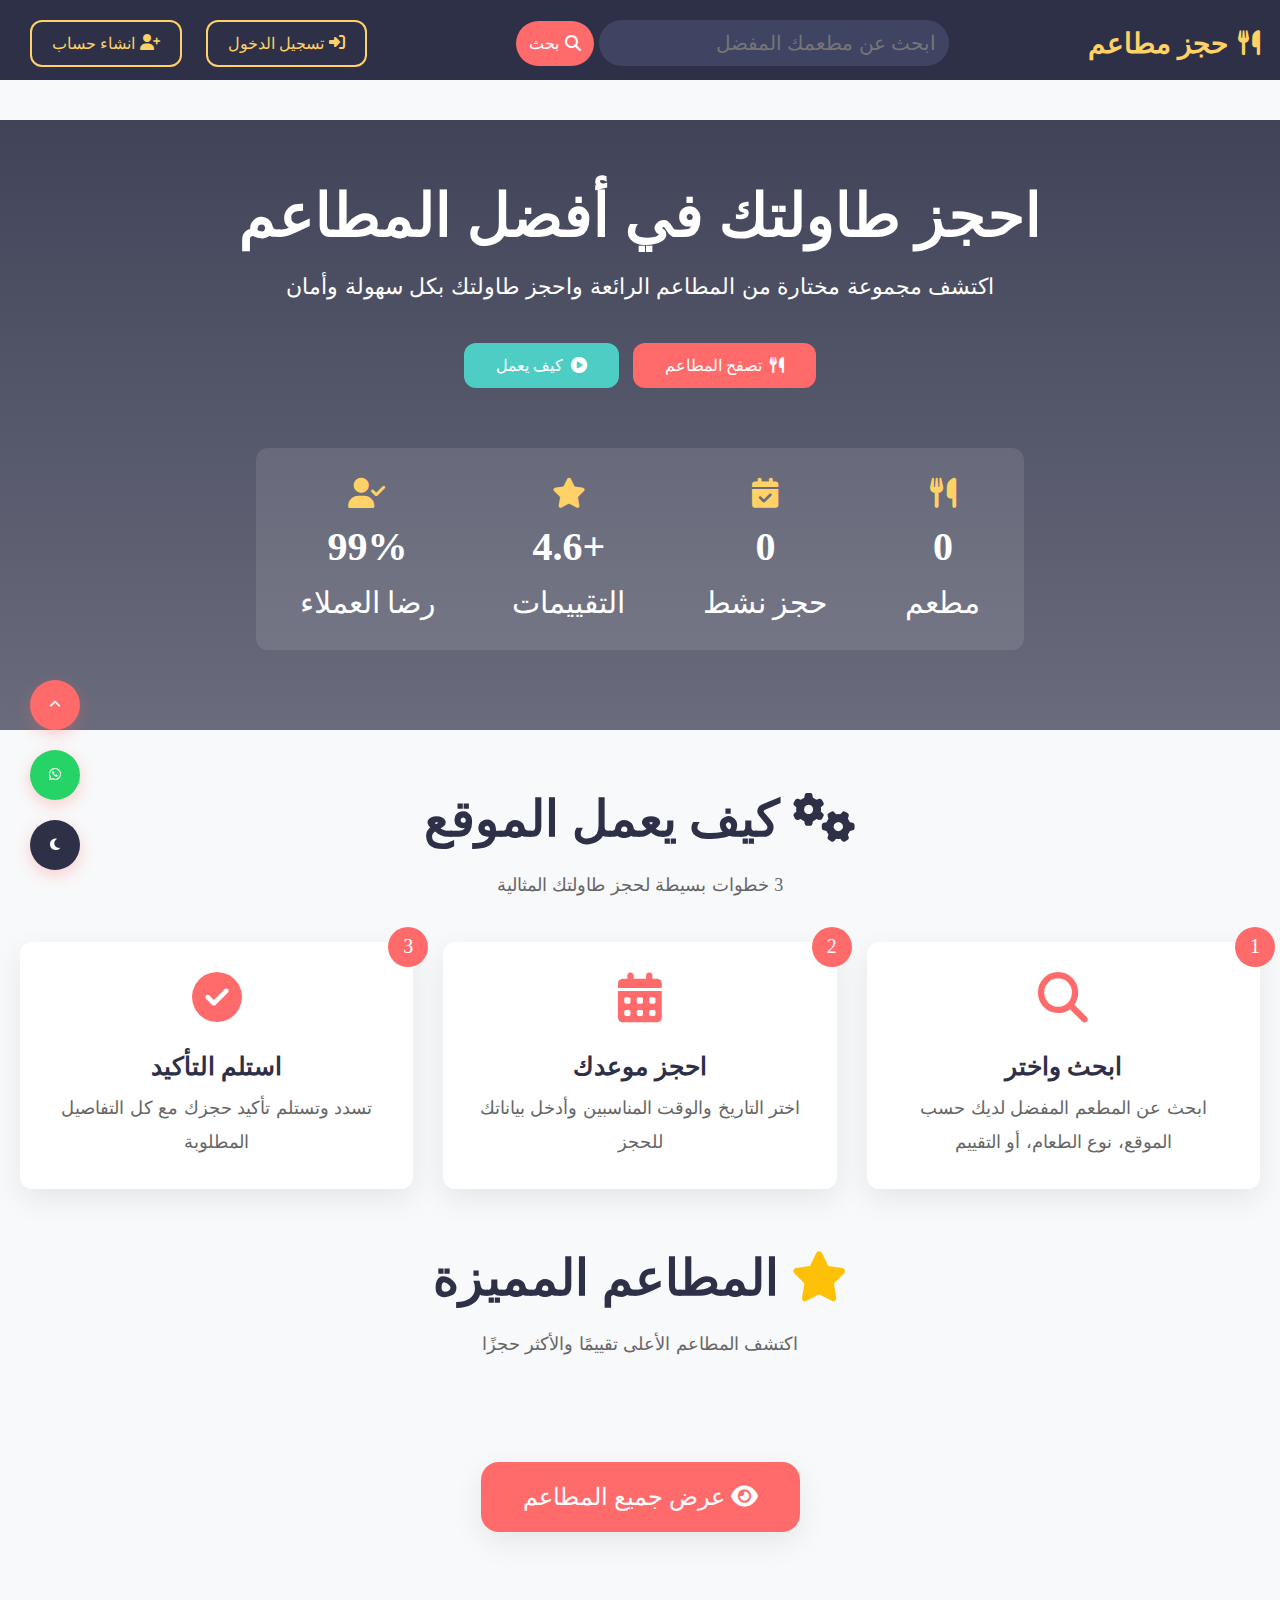
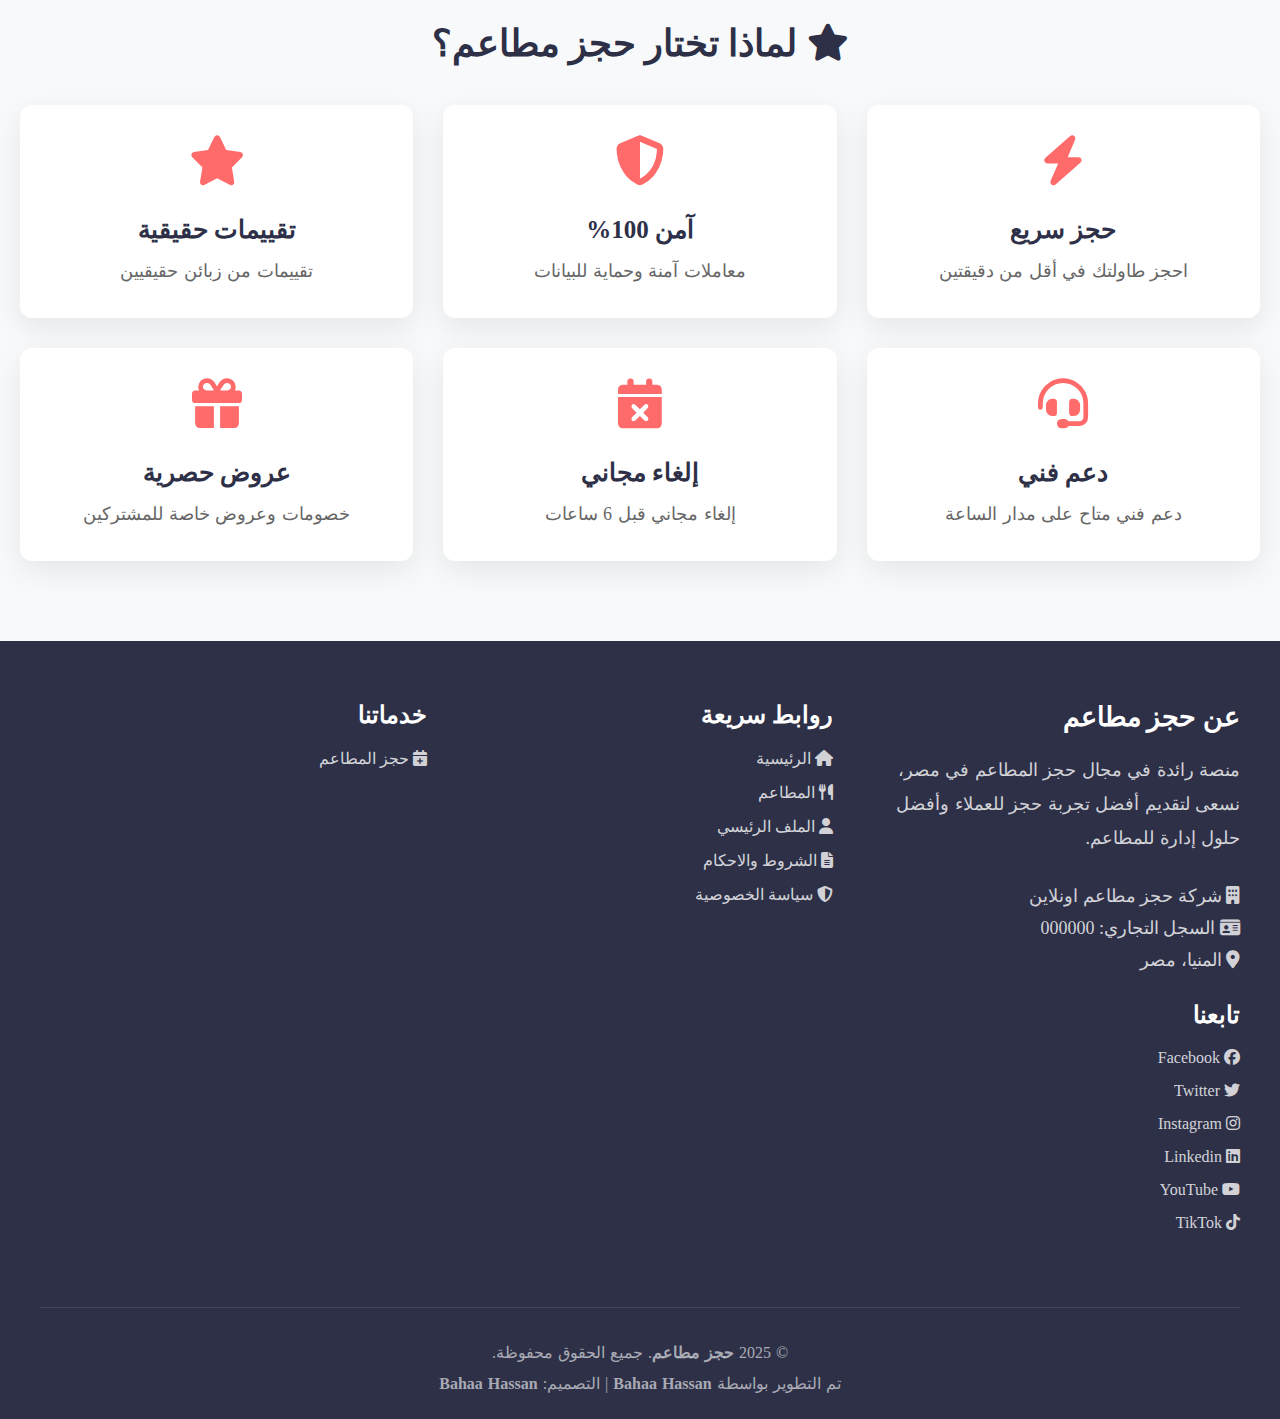
<file: index.html>
<!DOCTYPE html>
<html lang="en" dir="rtl">
<head>
    <meta charset="UTF-8">
    <meta name="viewport" content="width=device-width, initial-scale=1.0">
    <title>الصفحة الرئيسية</title>
    <link rel="stylesheet" href="CSS/style.css">
    <link rel="stylesheet" href="https://cdnjs.cloudflare.com/ajax/libs/font-awesome/6.4.0/css/all.min.css">
    <link rel="icon" href="images/favicon.ico" type="image/x-icon">
</head>
<body>
    <header >
        <div class="icon-bar">
            <i class="fas fa-bars"></i>
        </div>
        <nav class="nav">


            <div class="logo">
                <i class="fa-solid fa-utensils"></i>
                <h1>حجز مطاعم</h1>
            </div>

            <div class="search">
                <input  type="search" name="" id="search" placeholder="ابحث عن مطعمك المفضل">
                <button onclick="SearchHeader()">
                    <i class="fa-solid fa-search"></i>
                    <span>بحث</span>
                </button>
                <div class="search-restaurant">
                    <ul>
                    
                    </ul>
                </div>
            </div>

            <div class="nav-left">
                <div class="link-login">
                    <a href="HTML/page-login-and-creeat-account.html" class="login" >
                        <i class="fa-solid fa-right-to-bracket "></i>
                        <span>تسجيل الدخول</span>
                    </a>

                    <a href="HTML/page-login-and-creeat-account.html" class="create-account">
                        <i class="fa-solid fa-user-plus"></i>
                        <span>انشاء حساب</span>
                    </a>
                    
                </div>
                
            </div>

        </nav>
        <div class="after-login">
            <!-- <div class="user">
                <div class="name">
                    <a style="border: none;" href="./profil.html"><i class="fa-solid fa-circle-user"></i></a>
                    
                    <h4>Bahaa Hassan</h4> 
                </div>

                <i class="fa-solid fa-bell">
                    <div class="notifications">
                        <div class="head-notif">
                            <i class="fa-solid fa-bell"></i>
                            <span>الاشعارات</span>
                        </div>
                        <div class="body-notif">
                            <ul id="ul-notifications">
                                
                            </ul>
                        </div>
                    </div>
                </i>
            </div>  -->
        </div>
    </header>

    <section>
        <div class="hero">
            <h2>احجز طاولتك في أفضل المطاعم</h2>
            <p>اكتشف مجموعة مختارة من المطاعم الرائعة واحجز طاولتك بكل سهولة وأمان</p>

            <div class="two-button">
                <a href="HTML/Restaurants-Page.html" class="btn-primary">
                    <i class="fa-solid fa-utensils"></i>
                    <span>تصفح المطاعم</span>
                </a>
                <a href="#how-it-work" class="btn-secondary">
                    <i class="fas fa-play-circle"></i>
                    <span>كيف يعمل</span>
                </a>
            </div>

            <div class="information-website">

                <div class="inf-box">
                    <i class="fa-solid fa-utensils"></i>
                    <span id="count-restaurants">0</span>
                    <span class="text">مطعم</span>
                </div>
                
                <div class="inf-box">
                    <i class="fas fa-calendar-check"></i>
                    <span class="number" id="count-booking-Restaurants">0</span>
                    <span class="text">حجز نشط</span>
                </div>
                
                <div class="inf-box">
                    <i class="fas fa-star"></i>
                    <span class="number">+4.6</span>
                    <span class="text">التقييمات</span>
                </div>
                
                <div class="inf-box">
                    <i class="fas fa-user-check"></i>
                    <span class="number">99%</span>
                    <span class="text">رضا العملاء</span>
                </div>

            </div>
        </div>
    </section>
    
    <section>
        <div class="how-it-work" id="how-it-work">

            <div class="head">
                <h2>
                    <i class="fas fa-cogs"></i>
                    كيف يعمل الموقع
                </h2>
                <p>3 خطوات بسيطة لحجز طاولتك المثالية</p>
            </div>

            <div class="steps-all">

                <div class="step-card">
                    <span class="step-number">1</span>
                    <i class="fas fa-search step-icon"></i>
                    <h3>ابحث واختر</h3>
                    <p>ابحث عن المطعم المفضل لديك حسب الموقع، نوع الطعام، أو التقييم</p>
                </div>
    
                <div class="step-card">
                    <span class="step-number">2</span>
                    <i class="fas fa-calendar-alt step-icon"></i>
                    <h3>احجز موعدك</h3>
                    <p>اختر التاريخ والوقت المناسبين وأدخل بياناتك للحجز</p>
                </div>
    
                <div class="step-card">
                    <span class="step-number">3</span>
                    <i class="fas fa-check-circle step-icon"></i>
                    <h3>استلم التأكيد</h3>
                    <p>تسدد وتستلم تأكيد حجزك مع كل التفاصيل المطلوبة</p>
                </div>
                
            </div>

        </div>
        
    </section>


    <section>
        <div class="restaurant-section" id="restaurant-section">
            <div class="head">
                <h2>
                    <i class="fas fa-star"></i>
                    المطاعم المميزة
                </h2>
                <p>اكتشف المطاعم الأعلى تقييمًا والأكثر حجزًا</p>
            </div>

            <div class="restaurant-all">
                <!-- <div class="restaurant-box">
                    <img src="../images/freekeh.webp" alt="">

                    <div class="restaurant-desc">
                        <h3>فريكة - Freekeh</h3>

                        <div class="data">
                            <div class="map">
                                <i class="fas fa-map-marker-alt"></i>
                                <span>المنيا</span>
                            </div>

                            <div class="type">
                                <i class="fas fa-utensils"></i>
                                <span>سوري</span>
                            </div>

                            <div class="price">
                                <i class="fas fa-money-bill-wave"></i>
                                <span>مرتفعة</span>
                            </div>
                        </div>

                        <div class="rating">
                            <i class="fa-solid fa-star"></i>
                            <i class="fa-solid fa-star"></i>
                            <i class="fa-solid fa-star"></i>
                            <i class="fa-solid fa-star"></i>
                            <i class="fa-solid fa-star-half-stroke"></i>
                        </div>

                        <p>مطعم سوري راقٍ في المنيا، يقدم تجربة أصيلة لأطباق المزة والمشاوي الشهية محضرة باحترافية عالية مع أجواء دمشقية أصيلة.سرعة الخدمة , مقاعد مريحة , توصيل , مناسب للعائلات</p>

                        <div class="btns">
                            <a class="btn-details">
                                <i class="fas fa-info-circle"></i>
                                <span>التفاصيل</span>
                            </a>

                            <a class="btn-booking">
                                <i class="fas fa-calendar-plus"></i>
                                <span>احجز الان</span>
                            </a>
                        </div>
                    </div>
                </div>

            <div class="restaurant-box">
                    <img src="../images/freekeh.webp" alt="">

                    <div class="restaurant-desc">
                        <h3>فريكة - Freekeh</h3>

                        <div class="data">
                            <div class="map">
                                <i class="fas fa-map-marker-alt"></i>
                                <span>المنيا</span>
                            </div>

                            <div class="type">
                                <i class="fas fa-utensils"></i>
                                <span>سوري</span>
                            </div>

                            <div class="price">
                                <i class="fas fa-money-bill-wave"></i>
                                <span>مرتفعة</span>
                            </div>
                        </div>

                        <div class="rating">
                            <i class="fa-solid fa-star"></i>
                            <i class="fa-solid fa-star"></i>
                            <i class="fa-solid fa-star"></i>
                            <i class="fa-solid fa-star"></i>
                            <i class="fa-solid fa-star-half-stroke"></i>
                        </div>

                        <p>مطعم سوري راقٍ في المنيا، يقدم تجربة أصيلة لأطباق المزة والمشاوي الشهية محضرة باحترافية عالية مع أجواء دمشقية أصيلة.سرعة الخدمة , مقاعد مريحة , توصيل , مناسب للعائلات</p>

                        <div class="btns">
                            <a class="btn-details">
                                <i class="fas fa-info-circle"></i>
                                <span>التفاصيل</span>
                            </a>

                            <a class="btn-booking">
                                <i class="fas fa-calendar-plus"></i>
                                <span>احجز الان</span>
                            </a>
                        </div>
                    </div>
                </div>

                 <div class="restaurant-box">
                    <img src="../images/freekeh.webp" alt="">

                    <div class="restaurant-desc">
                        <h3>فريكة - Freekeh</h3>

                        <div class="data">
                            <div class="map">
                                <i class="fas fa-map-marker-alt"></i>
                                <span>المنيا</span>
                            </div>

                            <div class="type">
                                <i class="fas fa-utensils"></i>
                                <span>سوري</span>
                            </div>

                            <div class="price">
                                <i class="fas fa-money-bill-wave"></i>
                                <span>مرتفعة</span>
                            </div>
                        </div>

                        <div class="rating">
                            <i class="fa-solid fa-star"></i>
                            <i class="fa-solid fa-star"></i>
                            <i class="fa-solid fa-star"></i>
                            <i class="fa-solid fa-star"></i>
                            <i class="fa-solid fa-star-half-stroke"></i>
                        </div>

                        <p>مطعم سوري راقٍ في المنيا، يقدم تجربة أصيلة لأطباق المزة والمشاوي الشهية محضرة باحترافية عالية مع أجواء دمشقية أصيلة.سرعة الخدمة , مقاعد مريحة , توصيل , مناسب للعائلات</p>

                        <div class="btns">
                            <a class="btn-details">
                                <i class="fas fa-info-circle"></i>
                                <span>التفاصيل</span>
                            </a>

                            <a class="btn-booking">
                                <i class="fas fa-calendar-plus"></i>
                                <span>احجز الان</span>
                            </a>
                        </div>
                    </div>
                </div>

                 <div class="restaurant-box">
                    <img src="../images/freekeh.webp" alt="">

                    <div class="restaurant-desc">
                        <h3>فريكة - Freekeh</h3>

                        <div class="data">
                            <div class="map">
                                <i class="fas fa-map-marker-alt"></i>
                                <span>المنيا</span>
                            </div>

                            <div class="type">
                                <i class="fas fa-utensils"></i>
                                <span>سوري</span>
                            </div>

                            <div class="price">
                                <i class="fas fa-money-bill-wave"></i>
                                <span>مرتفعة</span>
                            </div>
                        </div>

                        <div class="rating">
                            <i class="fa-solid fa-star"></i>
                            <i class="fa-solid fa-star"></i>
                            <i class="fa-solid fa-star"></i>
                            <i class="fa-solid fa-star"></i>
                            <i class="fa-solid fa-star-half-stroke"></i>
                        </div>

                        <p>مطعم سوري راقٍ في المنيا، يقدم تجربة أصيلة لأطباق المزة والمشاوي الشهية محضرة باحترافية عالية مع أجواء دمشقية أصيلة.سرعة الخدمة , مقاعد مريحة , توصيل , مناسب للعائلات</p>

                        <div class="btns">
                            <a class="btn-details">
                                <i class="fas fa-info-circle"></i>
                                <span>التفاصيل</span>
                            </a>

                            <a class="btn-booking">
                                <i class="fas fa-calendar-plus"></i>
                                <span>احجز الان</span>
                            </a>
                        </div>
                    </div>
                </div>

                 <div class="restaurant-box">
                    <img src="../images/freekeh.webp" alt="">

                    <div class="restaurant-desc">
                        <h3>فريكة - Freekeh</h3>

                        <div class="data">
                            <div class="map">
                                <i class="fas fa-map-marker-alt"></i>
                                <span>المنيا</span>
                            </div>

                            <div class="type">
                                <i class="fas fa-utensils"></i>
                                <span>سوري</span>
                            </div>

                            <div class="price">
                                <i class="fas fa-money-bill-wave"></i>
                                <span>مرتفعة</span>
                            </div>
                        </div>

                        <div class="rating">
                            <i class="fa-solid fa-star"></i>
                            <i class="fa-solid fa-star"></i>
                            <i class="fa-solid fa-star"></i>
                            <i class="fa-solid fa-star"></i>
                            <i class="fa-solid fa-star-half-stroke"></i>
                        </div>

                        <p>مطعم سوري راقٍ في المنيا، يقدم تجربة أصيلة لأطباق المزة والمشاوي الشهية محضرة باحترافية عالية مع أجواء دمشقية أصيلة.سرعة الخدمة , مقاعد مريحة , توصيل , مناسب للعائلات</p>

                        <div class="btns">
                            <a class="btn-details">
                                <i class="fas fa-info-circle"></i>
                                <span>التفاصيل</span>
                            </a>

                            <a class="btn-booking">
                                <i class="fas fa-calendar-plus"></i>
                                <span>احجز الان</span>
                            </a>
                        </div>
                    </div>
                </div>

                 <div class="restaurant-box">
                    <img src="../images/../images/freekeh.webp" alt="">

                    <div class="restaurant-desc">
                        <h3>فريكة - Freekeh</h3>

                        <div class="data">
                            <div class="map">
                                <i class="fas fa-map-marker-alt"></i>
                                <span>المنيا</span>
                            </div>

                            <div class="type">
                                <i class="fas fa-utensils"></i>
                                <span>سوري</span>
                            </div>

                            <div class="price">
                                <i class="fas fa-money-bill-wave"></i>
                                <span>مرتفعة</span>
                            </div>
                        </div>

                        <div class="rating">
                            <i class="fa-solid fa-star"></i>
                            <i class="fa-solid fa-star"></i>
                            <i class="fa-solid fa-star"></i>
                            <i class="fa-solid fa-star"></i>
                            <i class="fa-solid fa-star-half-stroke"></i>
                        </div>

                        <p>مطعم سوري راقٍ في المنيا، يقدم تجربة أصيلة لأطباق المزة والمشاوي الشهية محضرة باحترافية عالية مع أجواء دمشقية أصيلة.سرعة الخدمة , مقاعد مريحة , توصيل , مناسب للعائلات</p>

                        <div class="btns">
                            <a class="btn-details">
                                <i class="fas fa-info-circle"></i>
                                <span>التفاصيل</span>
                            </a>

                            <a class="btn-booking">
                                <i class="fas fa-calendar-plus"></i>
                                <span>احجز الان</span>
                            </a>
                        </div>
                    </div>
                </div> -->


            </div>

            <div class="view-all-restaurant">
                <a href="HTML/Restaurants-Page.html" >
                    <i class="fas fa-eye"></i>
                    عرض جميع المطاعم
                </a>
            </div>
        </div>
    </section>

    <section>
        <div class="website-features">
            <div class="head">
                <h2>
                    <i class="fas fa-star"></i>
                    لماذا تختار حجز مطاعم؟
                </h2>
            </div>
            <div class="steps-all">

                <div class="step-card">
                    <i class="fas fa-bolt"></i>
                    <h3>حجز سريع</h3>
                    <p>احجز طاولتك في أقل من دقيقتين</p>
                </div>
                <div class="step-card">
                    <i class="fas fa-shield-alt"></i>
                    <h3>آمن 100%</h3>
                    <p>معاملات آمنة وحماية للبيانات</p>
                </div>
                <div class="step-card">
                    <i class="fas fa-star"></i>
                    <h3>تقييمات حقيقية</h3>
                    <p>تقييمات من زبائن حقيقيين</p>
                </div>
                <div class="step-card">
                    <i class="fas fa-headset"></i>
                    <h3>دعم فني</h3>
                    <p>دعم فني متاح على مدار الساعة</p>
                </div>
                <div class="step-card">
                    <i class="fas fa-calendar-times"></i>
                    <h3>إلغاء مجاني</h3>
                    <p>إلغاء مجاني قبل 6 ساعات</p>
                </div>
                <div class="step-card">
                    <i class="fas fa-gift"></i>
                    <h3>عروض حصرية</h3>
                    <p>خصومات وعروض خاصة للمشتركين</p>
                </div>
            </div>
        </div>
    </section>

    <footer>
        <div class="footer">
            <div class="about-site">
                <h2>عن حجز مطاعم</h2>
                <p>منصة رائدة في مجال حجز المطاعم في مصر، نسعى لتقديم أفضل تجربة حجز للعملاء وأفضل حلول إدارة للمطاعم.</p>
                <div>
                    <i class="fas fa-building"></i>
                    <span>شركة حجز مطاعم اونلاين</span>
                </div>

                <div>
                    <i class="fas fa-id-card"></i>
                    <span>السجل التجاري: 000000</span>
                </div>

                <div>
                    <i class="fas fa-map-marker-alt"></i>
                    <span>المنيا، مصر</span>
                </div>

            </div>

            <div class="links">
                <h2>روابط سريعة</h2>
                <ul>
                    <li>
                        <a href="index.html">
                            <i class="fas fa-home"></i>
                            <span>الرئيسية</span>
                        </a>
                    </li>
                    <li>
                        <a href="HTML/Restaurants-Page.html">
                            <i class="fas fa-utensils"></i>
                            <span>المطاعم</span>
                        </a>
                    </li>
                    <li>
                        <a href="#">
                            <i class="fas fa-user"></i>
                            <span>الملف الرئيسي</span>
                        </a>
                    </li>
                    <li>
                        <a href="#">
                            <i class="fas fa-file-alt"></i>
                            <span>الشروط والاحكام</span>
                        </a>
                    </li>
                    <li>
                        <a href="#">
                            <i class="fas fa-shield-alt"></i>
                            <span>سياسة الخصوصية</span>
                        </a>
                    </li>
                </ul>
            </div>

            <div class="services">
                <h2>خدماتنا</h2>
                <ul>
                    <li>
                        <a href="HTML/Restaurants-Page.html">
                            <i class="fas fa-calendar-plus"></i>
                            <span>حجز المطاعم</span>
                        </a>
                    </li>
                </ul>
            </div>

            <div class="follow-us">
                <h2>تابعنا</h2>
                <ul>
                    <li>
                        <a href="#">
                            <i class="fab fa-facebook"></i>
                            <span>Facebook</span>
                        </a>
                    </li>
                    <li>
                        <a href="#">
                            <i class="fab fa-twitter"></i>
                            <span>Twitter</span>
                        </a>
                    </li>
                    <li>
                        <a href="#">
                            <i class="fab fa-instagram"></i>
                            <span>Instagram</span>
                        </a>
                    </li>
                    <li>
                        <a href="#">
                            <i class="fab fa-linkedin"></i>
                            <span>Linkedin</span>
                        </a>
                    </li>
                    <li>
                        <a href="#">
                            <i class="fab fa-youtube"></i>
                            <span>YouTube</span>
                        </a>
                    </li>
                    <li>
                        <a href="#">
                            <i class="fab fa-tiktok"></i>
                            <span>TikTok</span>
                        </a>
                    </li>
                </ul>
            </div>
        </div>

        <div class="footer-end">
            <p>© 2025  <strong>حجز مطاعم</strong>. جميع الحقوق محفوظة.</p>
            <p>تم التطوير بواسطة <strong>Bahaa Hassan</strong>  | التصميم: <strong>Bahaa Hassan</strong></p>
        </div>
    </footer>

    <div class="floating-buttons">
        <button class="up"><i class="fa-solid fa-angle-up"></i></button>
        <button><i class="fa-brands fa-whatsapp"></i></button>
        <button class="mood" id="mood"><i class="fas fa-moon"></i></button>
        
    </div>

    <div id="transparent">
        <div id="alert">
            <span id="alert-msg">Lorem ipsum dolor sit amet consectetur adipisicing elit. Qui voluptate beatae iste! Repellendus necessitatibus ea rem explicabo! Laudantium quia quos iusto earum quas reiciendis, doloribus praesentium tempora, natus quasi ipsa.</span>
            <span id="close-alert">X</span>
        </div>
    </div>
    <script src="JS/main.js" ></script>
</body>
</html>
</file>
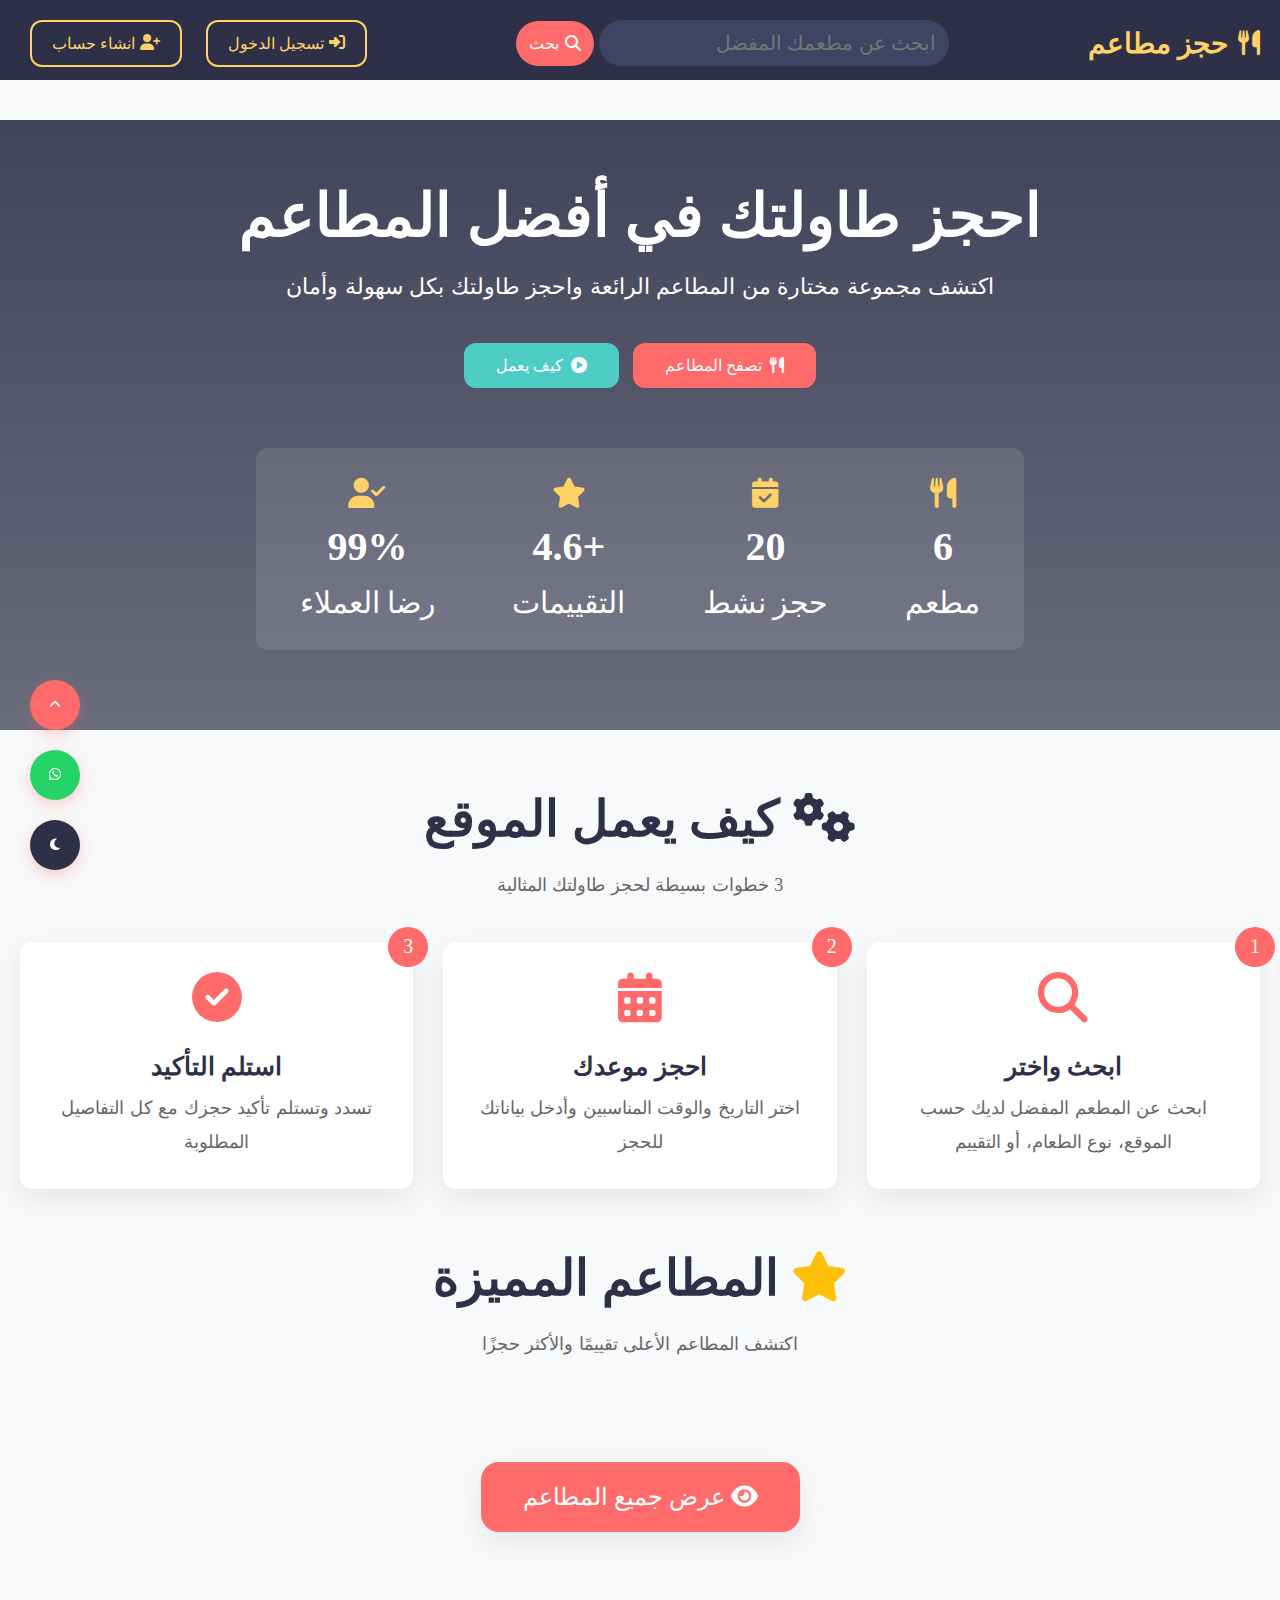
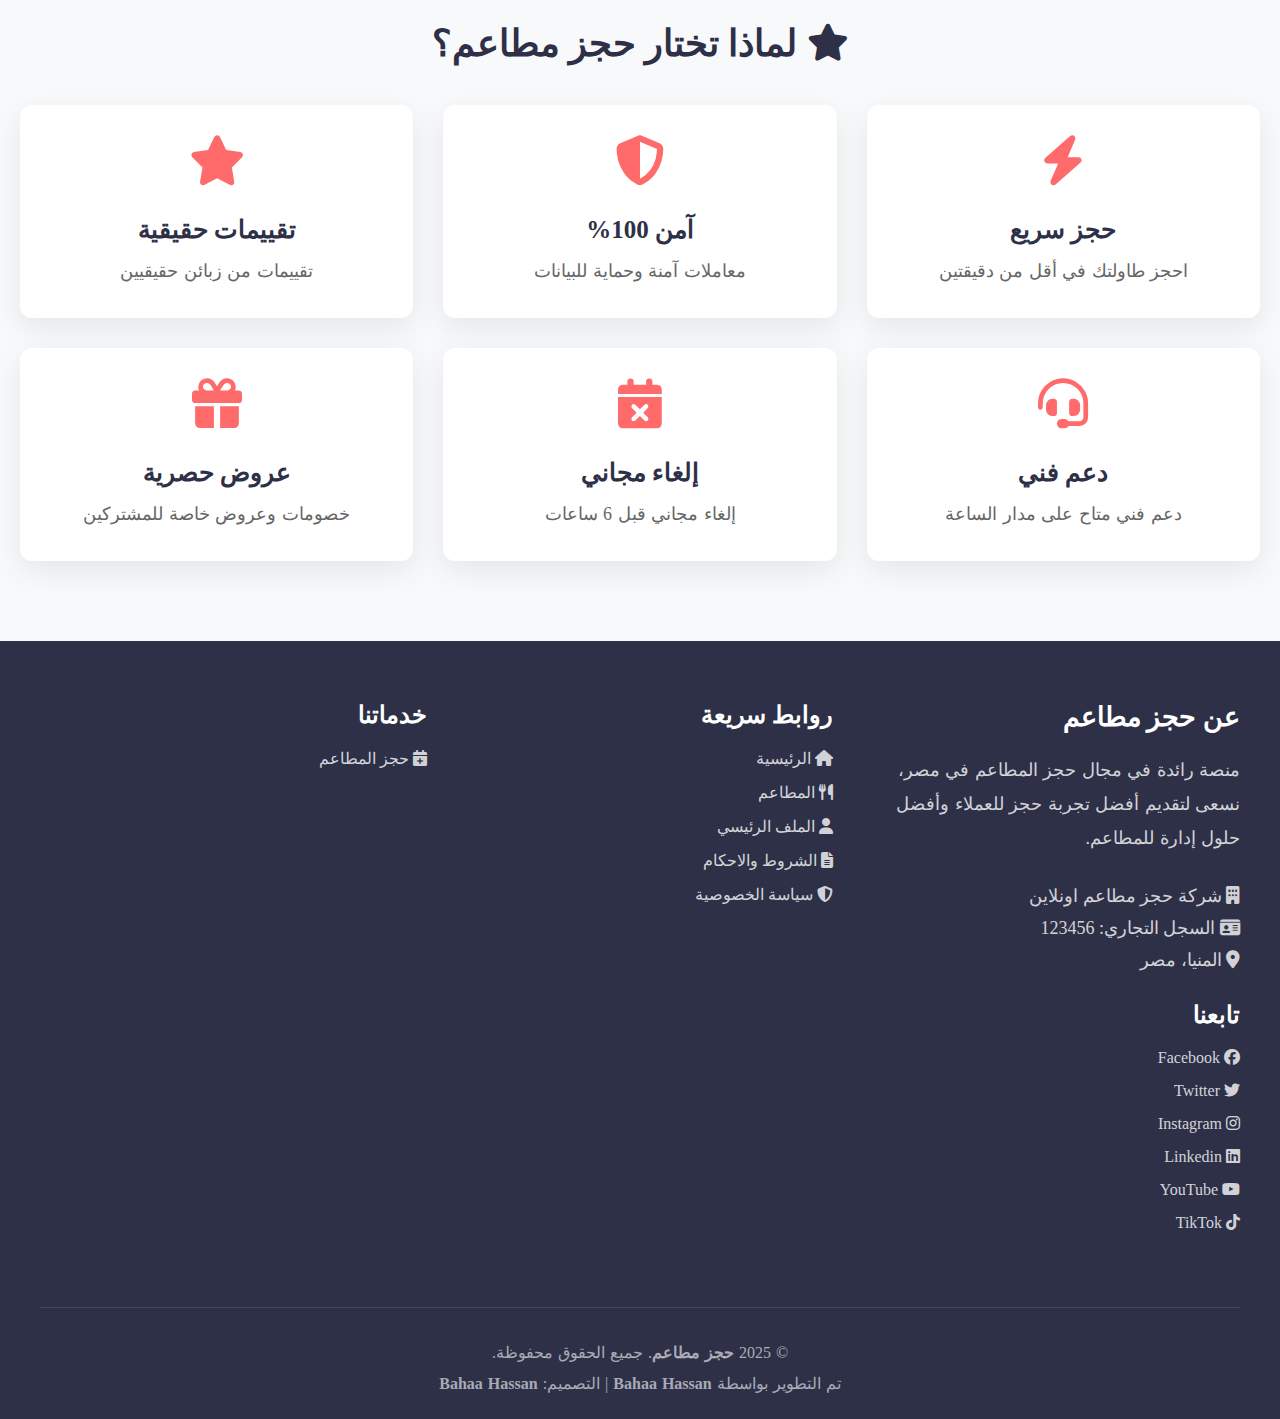
<file: HTML/index.html>
<!DOCTYPE html>
<html lang="en" dir="rtl">
<head>
    <meta charset="UTF-8">
    <meta name="viewport" content="width=device-width, initial-scale=1.0">
    <title>الصفحة الرئيسية</title>
    <link rel="stylesheet" href="../CSS/style.css">
    <link rel="stylesheet" href="https://cdnjs.cloudflare.com/ajax/libs/font-awesome/6.4.0/css/all.min.css">
    <link rel="icon" href="images/favicon.ico" type="image/x-icon">
</head>
<body>
    <header >
        <div class="icon-bar">
            <i class="fas fa-bars"></i>
        </div>
        <nav class="nav">


            <div class="logo">
                <i class="fa-solid fa-utensils"></i>
                <h1>حجز مطاعم</h1>
            </div>

            <div class="search">
                <input  type="search" name="" id="search" placeholder="ابحث عن مطعمك المفضل">
                <button onclick="SearchHeader()">
                    <i class="fa-solid fa-search"></i>
                    <span>بحث</span>
                </button>
                <div class="search-restaurant">
                    <ul>
                    
                    </ul>
                </div>
            </div>

            <div class="nav-left">
                <div class="link-login">
                    <a href="../HTML/page-login-and-creeat-account.html" class="login" >
                        <i class="fa-solid fa-right-to-bracket "></i>
                        <span>تسجيل الدخول</span>
                    </a>

                    <a href="../HTML/page-login-and-creeat-account.html" class="create-account">
                        <i class="fa-solid fa-user-plus"></i>
                        <span>انشاء حساب</span>
                    </a>
                    
                </div>
                
            </div>
            
        </nav>
        <div class="after-login">
            <!-- <div class="user">
                <div class="name">
                    <a style="border: none;" href="./profil.html"><i class="fa-solid fa-circle-user"></i></a>
                    
                    <h4>Bahaa Hassan</h4> 
                </div>

                <i class="fa-solid fa-bell"></i>
            </div> -->
        </div>
    </header>

    <section>
        <div class="hero">
            <h2>احجز طاولتك في أفضل المطاعم</h2>
            <p>اكتشف مجموعة مختارة من المطاعم الرائعة واحجز طاولتك بكل سهولة وأمان</p>

            <div class="two-button">
                <a href="../HTML/Restaurants-Page.html" class="btn-primary">
                    <i class="fa-solid fa-utensils"></i>
                    <span>تصفح المطاعم</span>
                </a>
                <a href="#how-it-work" class="btn-secondary">
                    <i class="fas fa-play-circle"></i>
                    <span>كيف يعمل</span>
                </a>
            </div>

            <div class="information-website">

                <div class="inf-box">
                    <i class="fa-solid fa-utensils"></i>
                    <span id="count-restaurants">6</span>
                    <span class="text">مطعم</span>
                </div>
                
                <div class="inf-box">
                    <i class="fas fa-calendar-check"></i>
                    <span class="number" id="count-booking-Restaurants">20</span>
                    <span class="text">حجز نشط</span>
                </div>
                
                <div class="inf-box">
                    <i class="fas fa-star"></i>
                    <span class="number">+4.6</span>
                    <span class="text">التقييمات</span>
                </div>
                
                <div class="inf-box">
                    <i class="fas fa-user-check"></i>
                    <span class="number">99%</span>
                    <span class="text">رضا العملاء</span>
                </div>

            </div>
        </div>
    </section>
    
    <section>
        <div class="how-it-work" id="how-it-work">

            <div class="head">
                <h2>
                    <i class="fas fa-cogs"></i>
                    كيف يعمل الموقع
                </h2>
                <p>3 خطوات بسيطة لحجز طاولتك المثالية</p>
            </div>

            <div class="steps-all">

                <div class="step-card">
                    <span class="step-number">1</span>
                    <i class="fas fa-search step-icon"></i>
                    <h3>ابحث واختر</h3>
                    <p>ابحث عن المطعم المفضل لديك حسب الموقع، نوع الطعام، أو التقييم</p>
                </div>
    
                <div class="step-card">
                    <span class="step-number">2</span>
                    <i class="fas fa-calendar-alt step-icon"></i>
                    <h3>احجز موعدك</h3>
                    <p>اختر التاريخ والوقت المناسبين وأدخل بياناتك للحجز</p>
                </div>
    
                <div class="step-card">
                    <span class="step-number">3</span>
                    <i class="fas fa-check-circle step-icon"></i>
                    <h3>استلم التأكيد</h3>
                    <p>تسدد وتستلم تأكيد حجزك مع كل التفاصيل المطلوبة</p>
                </div>
                
            </div>

        </div>
        
    </section>


    <section>
        <div class="restaurant-section" id="restaurant-section">
            <div class="head">
                <h2>
                    <i class="fas fa-star"></i>
                    المطاعم المميزة
                </h2>
                <p>اكتشف المطاعم الأعلى تقييمًا والأكثر حجزًا</p>
            </div>

            <div class="restaurant-all">
                <!-- <div class="restaurant-box">
                    <img src="../images/freekeh.webp" alt="">

                    <div class="restaurant-desc">
                        <h3>فريكة - Freekeh</h3>

                        <div class="data">
                            <div class="map">
                                <i class="fas fa-map-marker-alt"></i>
                                <span>المنيا</span>
                            </div>

                            <div class="type">
                                <i class="fas fa-utensils"></i>
                                <span>سوري</span>
                            </div>

                            <div class="price">
                                <i class="fas fa-money-bill-wave"></i>
                                <span>مرتفعة</span>
                            </div>
                        </div>

                        <div class="rating">
                            <i class="fa-solid fa-star"></i>
                            <i class="fa-solid fa-star"></i>
                            <i class="fa-solid fa-star"></i>
                            <i class="fa-solid fa-star"></i>
                            <i class="fa-solid fa-star-half-stroke"></i>
                        </div>

                        <p>مطعم سوري راقٍ في المنيا، يقدم تجربة أصيلة لأطباق المزة والمشاوي الشهية محضرة باحترافية عالية مع أجواء دمشقية أصيلة.سرعة الخدمة , مقاعد مريحة , توصيل , مناسب للعائلات</p>

                        <div class="btns">
                            <a class="btn-details">
                                <i class="fas fa-info-circle"></i>
                                <span>التفاصيل</span>
                            </a>

                            <a class="btn-booking">
                                <i class="fas fa-calendar-plus"></i>
                                <span>احجز الان</span>
                            </a>
                        </div>
                    </div>
                </div>

            <div class="restaurant-box">
                    <img src="../images/freekeh.webp" alt="">

                    <div class="restaurant-desc">
                        <h3>فريكة - Freekeh</h3>

                        <div class="data">
                            <div class="map">
                                <i class="fas fa-map-marker-alt"></i>
                                <span>المنيا</span>
                            </div>

                            <div class="type">
                                <i class="fas fa-utensils"></i>
                                <span>سوري</span>
                            </div>

                            <div class="price">
                                <i class="fas fa-money-bill-wave"></i>
                                <span>مرتفعة</span>
                            </div>
                        </div>

                        <div class="rating">
                            <i class="fa-solid fa-star"></i>
                            <i class="fa-solid fa-star"></i>
                            <i class="fa-solid fa-star"></i>
                            <i class="fa-solid fa-star"></i>
                            <i class="fa-solid fa-star-half-stroke"></i>
                        </div>

                        <p>مطعم سوري راقٍ في المنيا، يقدم تجربة أصيلة لأطباق المزة والمشاوي الشهية محضرة باحترافية عالية مع أجواء دمشقية أصيلة.سرعة الخدمة , مقاعد مريحة , توصيل , مناسب للعائلات</p>

                        <div class="btns">
                            <a class="btn-details">
                                <i class="fas fa-info-circle"></i>
                                <span>التفاصيل</span>
                            </a>

                            <a class="btn-booking">
                                <i class="fas fa-calendar-plus"></i>
                                <span>احجز الان</span>
                            </a>
                        </div>
                    </div>
                </div>

                 <div class="restaurant-box">
                    <img src="../images/freekeh.webp" alt="">

                    <div class="restaurant-desc">
                        <h3>فريكة - Freekeh</h3>

                        <div class="data">
                            <div class="map">
                                <i class="fas fa-map-marker-alt"></i>
                                <span>المنيا</span>
                            </div>

                            <div class="type">
                                <i class="fas fa-utensils"></i>
                                <span>سوري</span>
                            </div>

                            <div class="price">
                                <i class="fas fa-money-bill-wave"></i>
                                <span>مرتفعة</span>
                            </div>
                        </div>

                        <div class="rating">
                            <i class="fa-solid fa-star"></i>
                            <i class="fa-solid fa-star"></i>
                            <i class="fa-solid fa-star"></i>
                            <i class="fa-solid fa-star"></i>
                            <i class="fa-solid fa-star-half-stroke"></i>
                        </div>

                        <p>مطعم سوري راقٍ في المنيا، يقدم تجربة أصيلة لأطباق المزة والمشاوي الشهية محضرة باحترافية عالية مع أجواء دمشقية أصيلة.سرعة الخدمة , مقاعد مريحة , توصيل , مناسب للعائلات</p>

                        <div class="btns">
                            <a class="btn-details">
                                <i class="fas fa-info-circle"></i>
                                <span>التفاصيل</span>
                            </a>

                            <a class="btn-booking">
                                <i class="fas fa-calendar-plus"></i>
                                <span>احجز الان</span>
                            </a>
                        </div>
                    </div>
                </div>

                 <div class="restaurant-box">
                    <img src="../images/freekeh.webp" alt="">

                    <div class="restaurant-desc">
                        <h3>فريكة - Freekeh</h3>

                        <div class="data">
                            <div class="map">
                                <i class="fas fa-map-marker-alt"></i>
                                <span>المنيا</span>
                            </div>

                            <div class="type">
                                <i class="fas fa-utensils"></i>
                                <span>سوري</span>
                            </div>

                            <div class="price">
                                <i class="fas fa-money-bill-wave"></i>
                                <span>مرتفعة</span>
                            </div>
                        </div>

                        <div class="rating">
                            <i class="fa-solid fa-star"></i>
                            <i class="fa-solid fa-star"></i>
                            <i class="fa-solid fa-star"></i>
                            <i class="fa-solid fa-star"></i>
                            <i class="fa-solid fa-star-half-stroke"></i>
                        </div>

                        <p>مطعم سوري راقٍ في المنيا، يقدم تجربة أصيلة لأطباق المزة والمشاوي الشهية محضرة باحترافية عالية مع أجواء دمشقية أصيلة.سرعة الخدمة , مقاعد مريحة , توصيل , مناسب للعائلات</p>

                        <div class="btns">
                            <a class="btn-details">
                                <i class="fas fa-info-circle"></i>
                                <span>التفاصيل</span>
                            </a>

                            <a class="btn-booking">
                                <i class="fas fa-calendar-plus"></i>
                                <span>احجز الان</span>
                            </a>
                        </div>
                    </div>
                </div>

                 <div class="restaurant-box">
                    <img src="../images/freekeh.webp" alt="">

                    <div class="restaurant-desc">
                        <h3>فريكة - Freekeh</h3>

                        <div class="data">
                            <div class="map">
                                <i class="fas fa-map-marker-alt"></i>
                                <span>المنيا</span>
                            </div>

                            <div class="type">
                                <i class="fas fa-utensils"></i>
                                <span>سوري</span>
                            </div>

                            <div class="price">
                                <i class="fas fa-money-bill-wave"></i>
                                <span>مرتفعة</span>
                            </div>
                        </div>

                        <div class="rating">
                            <i class="fa-solid fa-star"></i>
                            <i class="fa-solid fa-star"></i>
                            <i class="fa-solid fa-star"></i>
                            <i class="fa-solid fa-star"></i>
                            <i class="fa-solid fa-star-half-stroke"></i>
                        </div>

                        <p>مطعم سوري راقٍ في المنيا، يقدم تجربة أصيلة لأطباق المزة والمشاوي الشهية محضرة باحترافية عالية مع أجواء دمشقية أصيلة.سرعة الخدمة , مقاعد مريحة , توصيل , مناسب للعائلات</p>

                        <div class="btns">
                            <a class="btn-details">
                                <i class="fas fa-info-circle"></i>
                                <span>التفاصيل</span>
                            </a>

                            <a class="btn-booking">
                                <i class="fas fa-calendar-plus"></i>
                                <span>احجز الان</span>
                            </a>
                        </div>
                    </div>
                </div>

                 <div class="restaurant-box">
                    <img src="../images/../images/freekeh.webp" alt="">

                    <div class="restaurant-desc">
                        <h3>فريكة - Freekeh</h3>

                        <div class="data">
                            <div class="map">
                                <i class="fas fa-map-marker-alt"></i>
                                <span>المنيا</span>
                            </div>

                            <div class="type">
                                <i class="fas fa-utensils"></i>
                                <span>سوري</span>
                            </div>

                            <div class="price">
                                <i class="fas fa-money-bill-wave"></i>
                                <span>مرتفعة</span>
                            </div>
                        </div>

                        <div class="rating">
                            <i class="fa-solid fa-star"></i>
                            <i class="fa-solid fa-star"></i>
                            <i class="fa-solid fa-star"></i>
                            <i class="fa-solid fa-star"></i>
                            <i class="fa-solid fa-star-half-stroke"></i>
                        </div>

                        <p>مطعم سوري راقٍ في المنيا، يقدم تجربة أصيلة لأطباق المزة والمشاوي الشهية محضرة باحترافية عالية مع أجواء دمشقية أصيلة.سرعة الخدمة , مقاعد مريحة , توصيل , مناسب للعائلات</p>

                        <div class="btns">
                            <a class="btn-details">
                                <i class="fas fa-info-circle"></i>
                                <span>التفاصيل</span>
                            </a>

                            <a class="btn-booking">
                                <i class="fas fa-calendar-plus"></i>
                                <span>احجز الان</span>
                            </a>
                        </div>
                    </div>
                </div> -->


            </div>

            <div class="view-all-restaurant">
                <a href="../HTML/Restaurants-Page.html" >
                    <i class="fas fa-eye"></i>
                    عرض جميع المطاعم
                </a>
            </div>
        </div>
    </section>

    <section>
        <div class="website-features">
            <div class="head">
                <h2>
                    <i class="fas fa-star"></i>
                    لماذا تختار حجز مطاعم؟
                </h2>
            </div>
            <div class="steps-all">

                <div class="step-card">
                    <i class="fas fa-bolt"></i>
                    <h3>حجز سريع</h3>
                    <p>احجز طاولتك في أقل من دقيقتين</p>
                </div>
                <div class="step-card">
                    <i class="fas fa-shield-alt"></i>
                    <h3>آمن 100%</h3>
                    <p>معاملات آمنة وحماية للبيانات</p>
                </div>
                <div class="step-card">
                    <i class="fas fa-star"></i>
                    <h3>تقييمات حقيقية</h3>
                    <p>تقييمات من زبائن حقيقيين</p>
                </div>
                <div class="step-card">
                    <i class="fas fa-headset"></i>
                    <h3>دعم فني</h3>
                    <p>دعم فني متاح على مدار الساعة</p>
                </div>
                <div class="step-card">
                    <i class="fas fa-calendar-times"></i>
                    <h3>إلغاء مجاني</h3>
                    <p>إلغاء مجاني قبل 6 ساعات</p>
                </div>
                <div class="step-card">
                    <i class="fas fa-gift"></i>
                    <h3>عروض حصرية</h3>
                    <p>خصومات وعروض خاصة للمشتركين</p>
                </div>
            </div>
        </div>
    </section>

    <footer>
        <div class="footer">
            <div class="about-site">
                <h2>عن حجز مطاعم</h2>
                <p>منصة رائدة في مجال حجز المطاعم في مصر، نسعى لتقديم أفضل تجربة حجز للعملاء وأفضل حلول إدارة للمطاعم.</p>
                <div>
                    <i class="fas fa-building"></i>
                    <span>شركة حجز مطاعم اونلاين</span>
                </div>

                <div>
                    <i class="fas fa-id-card"></i>
                    <span>السجل التجاري: 123456</span>
                </div>

                <div>
                    <i class="fas fa-map-marker-alt"></i>
                    <span>المنيا، مصر</span>
                </div>

            </div>

            <div class="links">
                <h2>روابط سريعة</h2>
                <ul>
                    <li>
                        <a href="../HTML/index.html">
                            <i class="fas fa-home"></i>
                            <span>الرئيسية</span>
                        </a>
                    </li>
                    <li>
                        <a href="../HTML/Restaurants-Page.html">
                            <i class="fas fa-utensils"></i>
                            <span>المطاعم</span>
                        </a>
                    </li>
                    <li>
                        <a href="#">
                            <i class="fas fa-user"></i>
                            <span>الملف الرئيسي</span>
                        </a>
                    </li>
                    <li>
                        <a href="#">
                            <i class="fas fa-file-alt"></i>
                            <span>الشروط والاحكام</span>
                        </a>
                    </li>
                    <li>
                        <a href="#">
                            <i class="fas fa-shield-alt"></i>
                            <span>سياسة الخصوصية</span>
                        </a>
                    </li>
                </ul>
            </div>

            <div class="services">
                <h2>خدماتنا</h2>
                <ul>
                    <li>
                        <a href="../HTML/Restaurants-Page.html">
                            <i class="fas fa-calendar-plus"></i>
                            <span>حجز المطاعم</span>
                        </a>
                    </li>
                </ul>
            </div>

            <div class="follow-us">
                <h2>تابعنا</h2>
                <ul>
                    <li>
                        <a href="">
                            <i class="fab fa-facebook"></i>
                            <span>Facebook</span>
                        </a>
                    </li>
                    <li>
                        <a href="">
                            <i class="fab fa-twitter"></i>
                            <span>Twitter</span>
                        </a>
                    </li>
                    <li>
                        <a href="">
                            <i class="fab fa-instagram"></i>
                            <span>Instagram</span>
                        </a>
                    </li>
                    <li>
                        <a href="">
                            <i class="fab fa-linkedin"></i>
                            <span>Linkedin</span>
                        </a>
                    </li>
                    <li>
                        <a href="">
                            <i class="fab fa-youtube"></i>
                            <span>YouTube</span>
                        </a>
                    </li>
                    <li>
                        <a href="">
                            <i class="fab fa-tiktok"></i>
                            <span>TikTok</span>
                        </a>
                    </li>
                </ul>
            </div>
        </div>

        <div class="footer-end">
            <p>© 2025  <strong>حجز مطاعم</strong>. جميع الحقوق محفوظة.</p>
            <p>تم التطوير بواسطة <strong>Bahaa Hassan</strong>  | التصميم: <strong>Bahaa Hassan</strong></p>
        </div>
    </footer>

    <div class="floating-buttons">
        <button class="up"><i class="fa-solid fa-angle-up"></i></button>
        <button><i class="fa-brands fa-whatsapp"></i></button>
        <button class="mood" id="mood"><i class="fas fa-moon"></i></button>
        
    </div>

    <div id="transparent">
        <div id="alert">
            <span id="alert-msg">Lorem ipsum dolor sit amet consectetur adipisicing elit. Qui voluptate beatae iste! Repellendus necessitatibus ea rem explicabo! Laudantium quia quos iusto earum quas reiciendis, doloribus praesentium tempora, natus quasi ipsa.</span>
            <span id="close-alert">X</span>
        </div>
    </div>
    <script src="../JS/main.js" ></script>
</body>
</html>
</file>
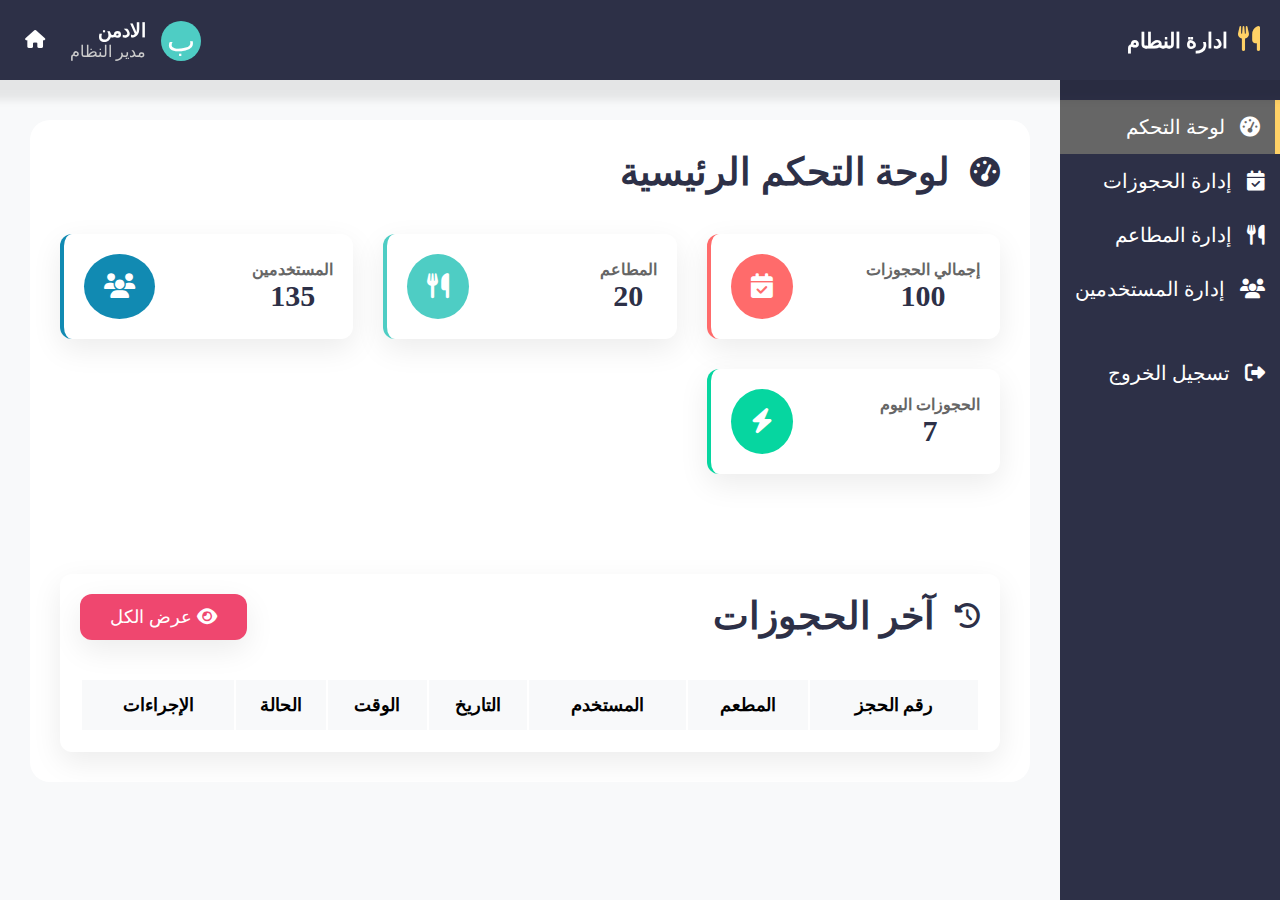
<file: HTML/dashbord.html>
<!DOCTYPE html>
<html lang="en" dir="rtl">
<head>
    <meta charset="UTF-8">
    <meta name="viewport" content="width=device-width, initial-scale=1.0">
    <title>صفحة الادمن</title>
    <link rel="stylesheet" href="../CSS/dashbord.css">
    <link rel="stylesheet" href="https://cdnjs.cloudflare.com/ajax/libs/font-awesome/6.4.0/css/all.min.css">
    <link rel="icon" href="images/favicon.ico" type="image/x-icon">
</head>
<body>
    <header>
        <div class="icon-bar">
            <i class="fas fa-bars"></i>
        </div>
        <nav>

            <div class="logo">
                <i class="fa-solid fa-utensils"></i>
                <h2>ادارة النطام</h2>
            </div>

            <div class="nav-left">

                <div class="avatar">ب</div>

                <div class="admin">
                    <h3>الادمن</h3>
                    <p>مدير النظام</p>
                </div>

                <a href="../HTML/Home-Page.html">
                    <i class="fas fa-home"></i>
                </a>


            </div>


        </nav>
    </header>


    <section>

        <div class="sidebar">
            <ul>
                <li class="active" data-target="control-panel">
                    <i class="fas fa-tachometer-alt"></i>
                    <span>لوحة التحكم</span>
                </li>
                <li data-target="bookings">
                    <i class="fas fa-calendar-check"></i>
                    <span>إدارة الحجوزات</span>
                </li>
                <li data-target="restaurants">
                    <i class="fas fa-utensils"></i>
                    <span>إدارة المطاعم</span>
                </li>
                <li data-target="users">
                    <i class="fas fa-users"></i>
                    <span>إدارة المستخدمين</span>
                </li>
                <li class="logout">
                    <i class="fas fa-sign-out-alt"></i>
                    <span>تسجيل الخروج</span>
                </li>
            </ul>

        </div>
        <div class="content">
            <div id="control-panel " class="control-panel content-section" style="display: block;">
                <div class="head">
                    <i class="fas fa-tachometer-alt"></i>
                    <h2>لوحة التحكم الرئيسية</h2>
                </div>

                <div class="cards">
                    <div class="box">
                        <div class="text">
                            <h4>إجمالي الحجوزات</h4>
                            <span id="count-booking">100</span>
                        </div>
                        <i class="fas fa-calendar-check"></i>
                    </div>
    
                    <div class="box">
                        <div class="text">
                            <h4>المطاعم</h4>
                            <span id="count-restaurants">20</span>
                        </div>
                        <i class="fas fa-utensils"></i>
                    </div>
    
                    <div class="box">
                        <div class="text">
                            <h4>المستخدمين</h4>
                            <span id="count-users">135</span>
                        </div>
                        <i class="fas fa-users"></i>
                    </div>
    
                    <div class="box">
                        <div class="text">
                            <h4>الحجوزات اليوم</h4>
                            <span id="count-booking-day">7</span>
                        </div>
                        <i class="fas fa-bolt"></i>
                    </div>
    
                </div>
            

            <div class="card-booking">

                <div class="section-header">
                    <div class="text">
                        <i class="fas fa-history"></i>
                        <h2>آخر الحجوزات</h2>
                    </div>
                    <button>
                        <i class="fas fa-eye"></i>
                        <span>عرض الكل</span>
                    </button>
                </div>

                <table>
                    <thead>
                        <tr>
                            <th>رقم الحجز</th>
                            <th>المطعم</th>
                            <th>المستخدم</th>
                            <th>التاريخ</th>
                            <th>الوقت</th>
                            <th>الحالة</th>
                            <th>الإجراءات</th>
                        </tr>
                    </thead>
                    <tbody id="show-bookings-control">
                        <!-- <tr>
                            <td>#1425</td>
                            <td>مطعم فريكة</td>
                            <td>أحمد محمد</td>
                            <td>2025-01-15</td>
                            <td>1:30</td>
                            <td class="status-yellow">قيد الانتظار</td>
                            <td>
                                <i class="fas fa-check"></i>
                                <i class="fas fa-times"></i>
                            </td>
                        </tr>
                        <tr>
                            <td>#1425</td>
                            <td>مطعم فريكة</td>
                            <td>أحمد محمد</td>
                            <td>2025-01-15</td>
                            <td>1:30</td>
                            <td class="status-green">مؤكد</td>
                            <td>
                                <i class="fas fa-eye"></i>
                            </td>
                        </tr>
                        <tr>
                            <td>#1425</td>
                            <td>مطعم فريكة</td>
                            <td>أحمد محمد</td>
                            <td>2025-01-15</td>
                            <td>1:30</td>
                            <td class="status-red">ملغى</td>
                            <td>
                                <i class="fas fa-eye"></i>
                            </td>
                        </tr> -->
                    </tbody>
                </table>

            </div>
            </div>

            <div id="bookings" class="bookings">
                <div class="section-header">
                    <div class="text">
                        <i class="fas fa-history"></i>
                        <h2>آخر الحجوزات</h2>
                    </div>
                    <button>
                        <i class="fas fa-filter"></i>
                        <span>تصفية</span>
                    </button>
                </div>

                <table>
                    <thead>
                        <tr>
                            <th>رقم الحجز</th>
                            <th>المطعم</th>
                            <th>المستخدم</th>
                            <th>التاريخ</th>
                            <th>الوقت</th>
                            <th>الحالة</th>
                            <th>الإجراءات</th>
                        </tr>
                    </thead>
                    <tbody id="show-bookings">
                        <!-- <tr>
                            <td>#1425</td>
                            <td>مطعم فريكة</td>
                            <td>أحمد محمد</td>
                            <td>2025-01-15</td>
                            <td>1:30</td>
                            <td class="status-yellow">قيد الانتظار</td>
                            <td>
                                <i class="fas fa-check"></i>
                                <i class="fas fa-times"></i>
                            </td>
                        </tr>
                        <tr>
                            <td>#1425</td>
                            <td>مطعم فريكة</td>
                            <td>أحمد محمد</td>
                            <td>2025-01-15</td>
                            <td>1:30</td>
                            <td class="status-green">مؤكد</td>
                            <td>
                                <i class="fas fa-eye"></i>
                            </td>
                        </tr>
                        <tr>
                            <td>#1425</td>
                            <td>مطعم فريكة</td>
                            <td>أحمد محمد</td>
                            <td>2025-01-15</td>
                            <td>1:30</td>
                            <td class="status-red">ملغى</td>
                            <td>
                                <i class="fas fa-eye"></i>
                            </td>
                        </tr>
                        <tr>
                            <td>#1425</td>
                            <td>مطعم فريكة</td>
                            <td>أحمد محمد</td>
                            <td>2025-01-15</td>
                            <td>1:30</td>
                            <td class="status-red">ملغى</td>
                            <td>
                                <i class="fas fa-eye"></i>
                            </td>
                        </tr>
                        <tr>
                            <td>#1425</td>
                            <td>مطعم فريكة</td>
                            <td>أحمد محمد</td>
                            <td>2025-01-15</td>
                            <td>1:30</td>
                            <td class="status-green">مؤكد</td>
                            <td>
                                <i class="fas fa-eye"></i>
                            </td>
                        </tr>
                        <tr>
                            <td>#1425</td>
                            <td>مطعم فريكة</td>
                            <td>أحمد محمد</td>
                            <td>2025-01-15</td>
                            <td>1:30</td>
                            <td class="status-red">ملغى</td>
                            <td>
                                <i class="fas fa-eye"></i>
                            </td>
                        </tr>
                        <tr>
                            <td>#1425</td>
                            <td>مطعم فريكة</td>
                            <td>أحمد محمد</td>
                            <td>2025-01-15</td>
                            <td>1:30</td>
                            <td class="status-yellow">قيد الانتظار</td>
                            <td>
                                <i class="fas fa-check"></i>
                                <i class="fas fa-times"></i>
                            </td>
                        </tr>
                        <tr>
                            <td>#1425</td>
                            <td>مطعم فريكة</td>
                            <td>أحمد محمد</td>
                            <td>2025-01-15</td>
                            <td>1:30</td>
                            <td class="status-yellow">قيد الانتظار</td>
                            <td>
                                <i class="fas fa-check"></i>
                                <i class="fas fa-times"></i>
                            </td>
                        </tr> -->
                    </tbody>
                </table>
            </div>

            <div id="restaurants" class="restaurants">
                <div class="section-header">
                    <div class="text">
                        <i class="fas fa-utensils"></i>
                        <h2>إدارة المطاعم</h2>
                    </div>
                    <button id="show-add-restaurants-form">
                        <i class="fas fa-plus"></i>
                        <span >إضافة مطعم</span>
                    </button>
                </div>

                <table >
                    <thead>
                        <tr>
                            <th>الصورة</th>
                            <th>اسم المطعم</th>
                            <th>النوع</th>
                            <th>الموقع</th>
                            <th>نطاق الأسعار</th>
                            <th>التقييم</th>
                            <th>الحالة</th>
                            <th>الإجراءات</th>
                        </tr>
                    </thead>
                    <tbody class="add-restaurant-new">
                        <!-- <tr>
                            <td><img src="../images/freekeh.webp" alt=""></td>
                            <td>مطعم فريكة</td>
                            <td>سوري</td>
                            <td>المنيا</td>
                            <td>مرتفعة</td>
                            <td>
                                <span>4.5</span>
                                <i class="fas fa-star"></i>
                            </td>
                            <td><strong>نشط</strong></td>
                            <td>
                                <i class="fas fa-edit"></i>
                                <i class="fas fa-trash"></i>
                            </td>
                        </tr>
                        <tr>
                            <td><img src="../images/freekeh.webp" alt=""></td>
                            <td>مطعم فريكة</td>
                            <td>سوري</td>
                            <td>المنيا</td>
                            <td>مرتفعة</td>
                            <td>
                                <span>4.5</span>
                                <i class="fas fa-star"></i>
                            </td>
                            <td><strong>نشط</strong></td>
                            <td>
                                <i class="fas fa-edit"></i>
                                <i class="fas fa-trash"></i>
                            </td>
                        </tr>
                        <tr>
                            <td><img src="../images/freekeh.webp" alt=""></td>
                            <td>مطعم فريكة</td>
                            <td>سوري</td>
                            <td>المنيا</td>
                            <td>مرتفعة</td>
                            <td>
                                <span>4.5</span>
                                <i class="fas fa-star"></i>
                            </td>
                            <td><strong>نشط</strong></td>
                            <td>
                                <i class="fas fa-edit"></i>
                                <i class="fas fa-trash"></i>
                            </td>
                        </tr>
                        <tr>
                            <td><img src="../images/freekeh.webp" alt=""></td>
                            <td>مطعم فريكة</td>
                            <td>سوري</td>
                            <td>المنيا</td>
                            <td>مرتفعة</td>
                            <td>
                                <span>4.5</span>
                                <i class="fas fa-star"></i>
                            </td>
                            <td><strong>نشط</strong></td>
                            <td>
                                <i class="fas fa-edit"></i>
                                <i class="fas fa-trash"></i>
                            </td>
                        </tr>
                        <tr>
                            <td><img src="../images/freekeh.webp" alt=""></td>
                            <td>مطعم فريكة</td>
                            <td>سوري</td>
                            <td>المنيا</td>
                            <td>مرتفعة</td>
                            <td>
                                <span>4.5</span>
                                <i class="fas fa-star"></i>
                            </td>
                            <td><strong>نشط</strong></td>
                            <td>
                                <i class="fas fa-edit"></i>
                                <i class="fas fa-trash"></i>
                            </td>
                        </tr>
                        <tr>
                            <td><img src="../images/freekeh.webp" alt=""></td>
                            <td>مطعم فريكة</td>
                            <td>سوري</td>
                            <td>المنيا</td>
                            <td>مرتفعة</td>
                            <td>
                                <span>4.5</span>
                                <i class="fas fa-star"></i>
                            </td>
                            <td><strong>نشط</strong></td>
                            <td>
                                <i class="fas fa-edit"></i>
                                <i class="fas fa-trash"></i>
                            </td>
                        </tr> -->
                    </tbody>
                </table>

                <div class="form-add-restaurant">
                    <div class="add-restaurant">
                        <div class="section-header">
                            <div class="text">
                                <i class="fas fa-plus"></i>
                                <h2>إضافة مطعم جديد</h2>
                            </div>
                            <i onclick="closeForm()" class="fas fa-times close-form-add-restaurant"></i>
                        </div>

                    <div class="form">
                        <div class="name">
                            <label for="name">اسم المطعم *</label>
                            <input type="text" id="name">
                        </div>

                        <div class="images">
                            <label for="logo">
                                <span>غلاف المطعم *</span>
                                <i class="fa fa-upload"></i>
                            </label>
                            <input  type="file" id="logo" accept="image/*" hidden>
                        </div>

                        <div class="phone">
                            <label for="phone">رقم الهاتف *</label>
                            <input type="number" id="phone">
                        </div>

                        <div class="type">
                            <label for="type">نوع المطبخ *</label>
                            <select name="type" id="type">
                                <option disabled selected value="جميع الانواع">جميع الانواع</option>
                                <option value="سوري">سوري</option>
                                <option value="فرايد تشكن">فرايد تشكن</option>
                                <option value="بيتي">بيتي</option>
                                <option value="كافيه">كافيه</option>
                            </select>

                        </div>
                        <div class="location">
                            <label for="location">الموقع *</label>
                            <select  name="map" id="location">
                                <option disabled selected value="جميع المناطق">جميع المناطق</option>
                                <option value="المنيا">المنيا</option>
                                <option value="المنيا الجديدة">المنيا الجديدة</option>
                                <option value="مغاغة">مغاغة</option>
                                <option value="بني مزار">بني مزار</option>
                                <option value="سمالوط">سمالوط</option>
                            </select>
                        </div>

                        <div class="time">
                            <label for="time">اوقات العمل *</label>
                            <input type="text" id="time">
                        </div>

                        <div class="features">
                            <label for="features">المميزات *</label>
                            <input type="text" id="features">
                        </div>
                        
                        <div class="price">
                            <label for="price">نطاق الأسعار *</label>
                            <select name="price" id="price">
                                <option disabled selected value="جميع الاسعار">جميع الاسعار</option>
                                <option value="فاخر">فاخر</option>
                                <option value="متوسط">متوسط</option>
                                <option value="اقتصادي">اقتصادي</option>
                            </select>
                        </div>
                        

                        

                        <div class="images">
                            <label for="images">
                                <span>الصور</span>
                                <i class="fa fa-upload"></i>
                            </label>
                            <input type="file" id="images" accept="image/*" multiple hidden>
                        </div>

                        <div class="rating">
                            <label for="v">التقييم (من 5)</label>
                            <input type="number" id="rating" step="0.1">
                        </div>
                    </div>

                    <div class="dic">
                            <label for="dic">وصف المطعم</label>
                            <textarea name="" id="dic"></textarea>
                        </div>

                    <div class="two-button">
                        <button onclick="closeForm()" class="cancel">إلغاء</button>
                        <button id="btn-add-restaurants">إضافة المطعم</button>
                    </div>


                    </div>
                </div>
            </div>

            <div id="users" class="users" >
                <div class="section-header">
                    <div class="text">
                        <i class="fas fa-users"></i>
                        <h2>إدارة المستخدمين</h2>
                    </div>
                    <div class="search-user">
                        <input onkeyup="searchUser(this.value)" type="text" name="" id="search-user">
                        <span onclick="hideSearchUser()">X</span>
                    </div>
                    <button onclick="showSearchUser()">
                        <i class="fas fa-search"></i>
                        <span>بحث</span>
                    </button>
                </div>

                <table >
                    <thead>
                        <tr>
                            <th>الصورة</th>
                            <th>الاسم</th>
                            <th>البريد الإلكتروني</th>
                            <th>رقم الهاتف</th>
                            <th>كلمة السر</th>
                            <th>تاريخ التسجيل</th>
                            <th>الحالة</th>
                            <th>الإجراءات</th>
                        </tr>
                    </thead>
                    <tbody>
                        <!-- <tr>
                            <td><div class="user-avatar">ن</div></td>
                            <td>أحمد محمد</td>
                            <td>ahmed@example.com</td>
                            <td>01012345678</td>
                            <td>11</td>
                            <td>2025-05-15</td>
                            <td><strong>نشط</strong></td>
                            <td>
                                <i class="fas fa-eye"></i>
                                <i class="fas fa-ban" style="margin-top: 5px;"></i>
                            </td>
                        </tr>
                        <tr>
                            <td><div class="user-avatar">ش</div></td>
                            <td>أحمد محمد</td>
                            <td>ahmed@example.com</td>
                            <td>01012345678</td>
                            <td>11</td>
                            <td>2025-05-15</td>
                            <td><strong class="stop">موقوف</strong></td>
                            <td>
                                <i class="fas fa-eye"></i>
                                <i class="fas fa-check" style="margin-top: 5px;"></i>
                            </td>
                        </tr>
                        <tr>
                            <td><div class="user-avatar">و</div></td>
                            <td>أحمد محمد</td>
                            <td>ahmed@example.com</td>
                            <td>01012345678</td>
                            <td>11</td>
                            <td>2025-05-15</td>
                            <td><strong>نشط</strong></td>
                            <td>
                                <i class="fas fa-eye"></i>
                                <i class="fas fa-ban" style="margin-top: 5px;"></i>
                            </td>
                        </tr>
                        <tr>
                            <td><div class="user-avatar">ج</div></td>
                            <td>أحمد محمد</td>
                            <td>ahmed@example.com</td>
                            <td>01012345678</td>
                            <td>11</td>
                            <td>2025-05-15</td>
                            <td><strong>نشط</strong></td>
                            <td>
                                <i class="fas fa-eye"></i>
                                <i class="fas fa-ban" style="margin-top: 5px;"></i>
                            </td>
                        </tr>
                        <tr>
                            <td><div class="user-avatar">س</div></td>
                            <td>أحمد محمد</td>
                            <td>ahmed@example.com</td>
                            <td>01012345678</td>
                            <td>11</td>
                            <td>2025-05-15</td>
                            <td><strong class="stop">موقوف</strong></td>
                            <td>
                                <i class="fas fa-eye"></i>
                                <i class="fas fa-check" style="margin-top: 5px;"></i>
                            </td> -->
                        <!-- </tr> -->
                    </tbody>
                </table>
            </div>

        </div>
    </section>

    <script src="../JS/dashbord.js"></script>

</body>
</html>
</file>
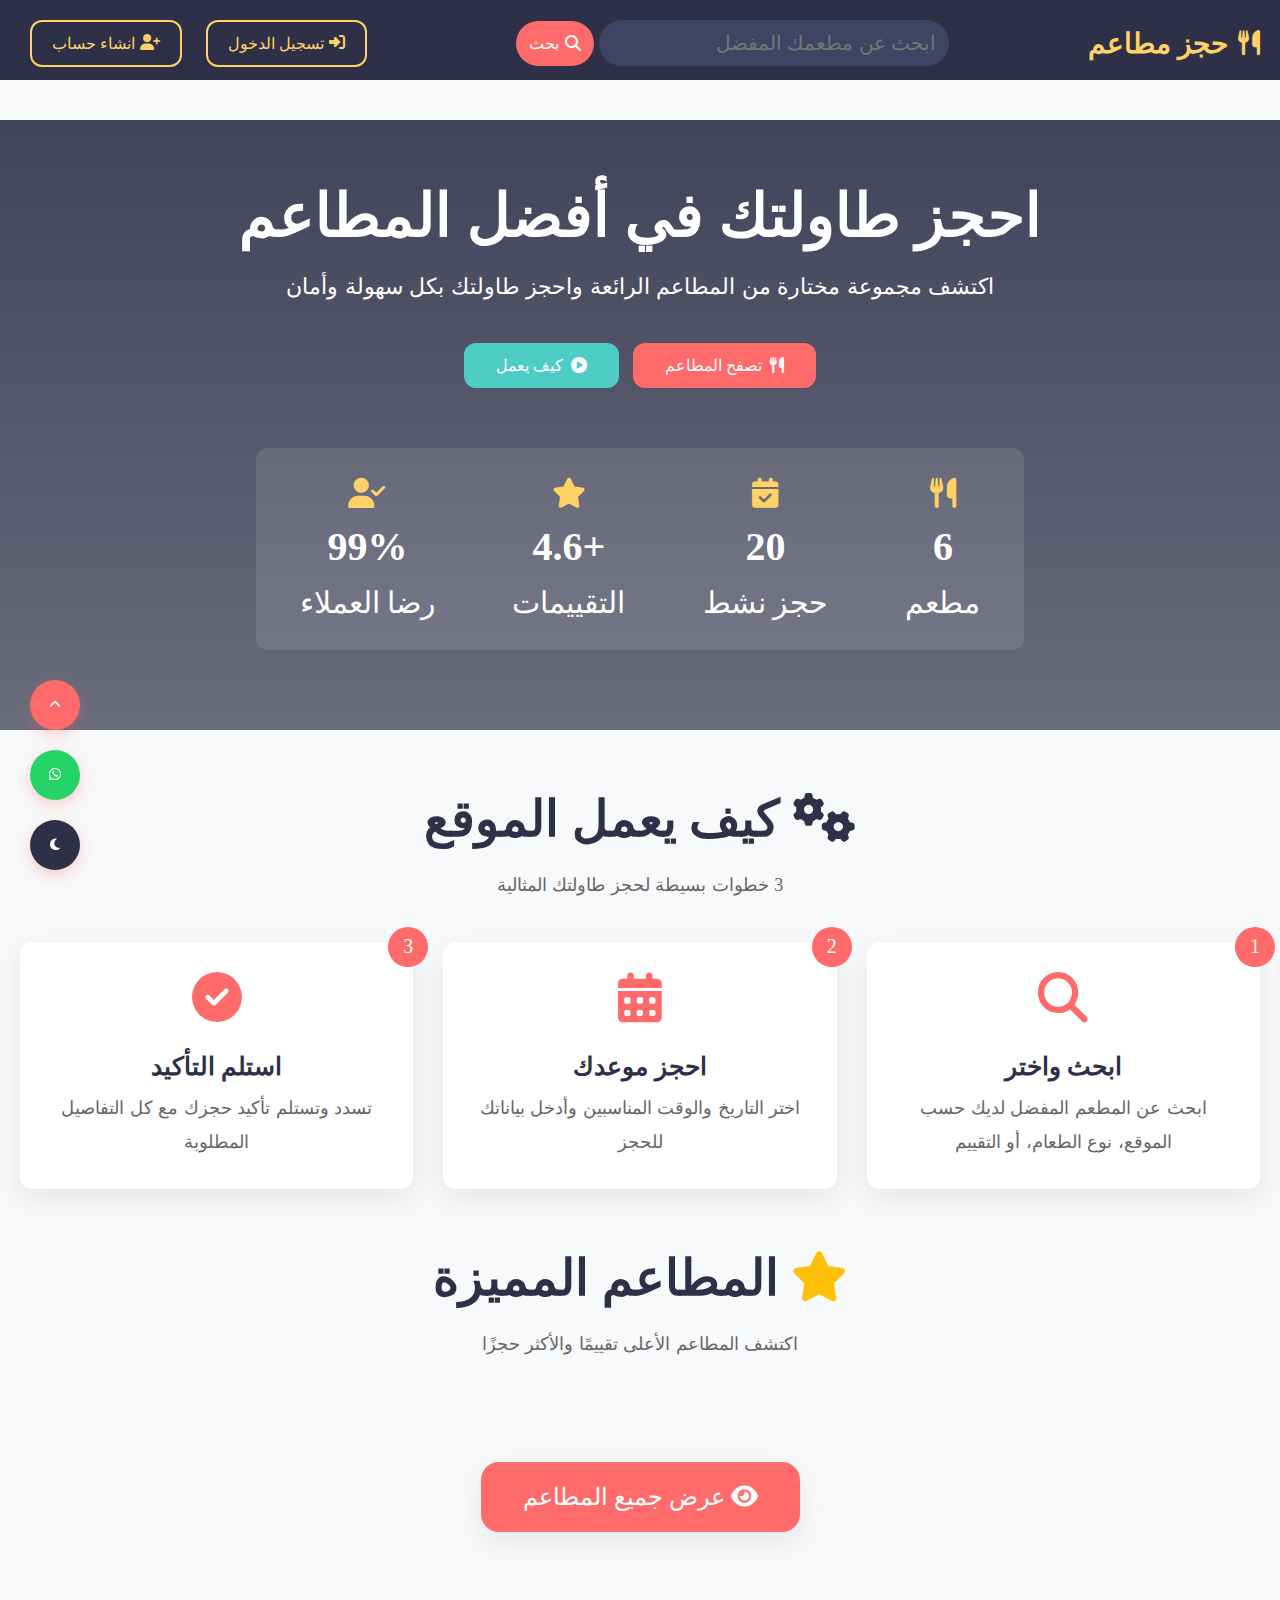
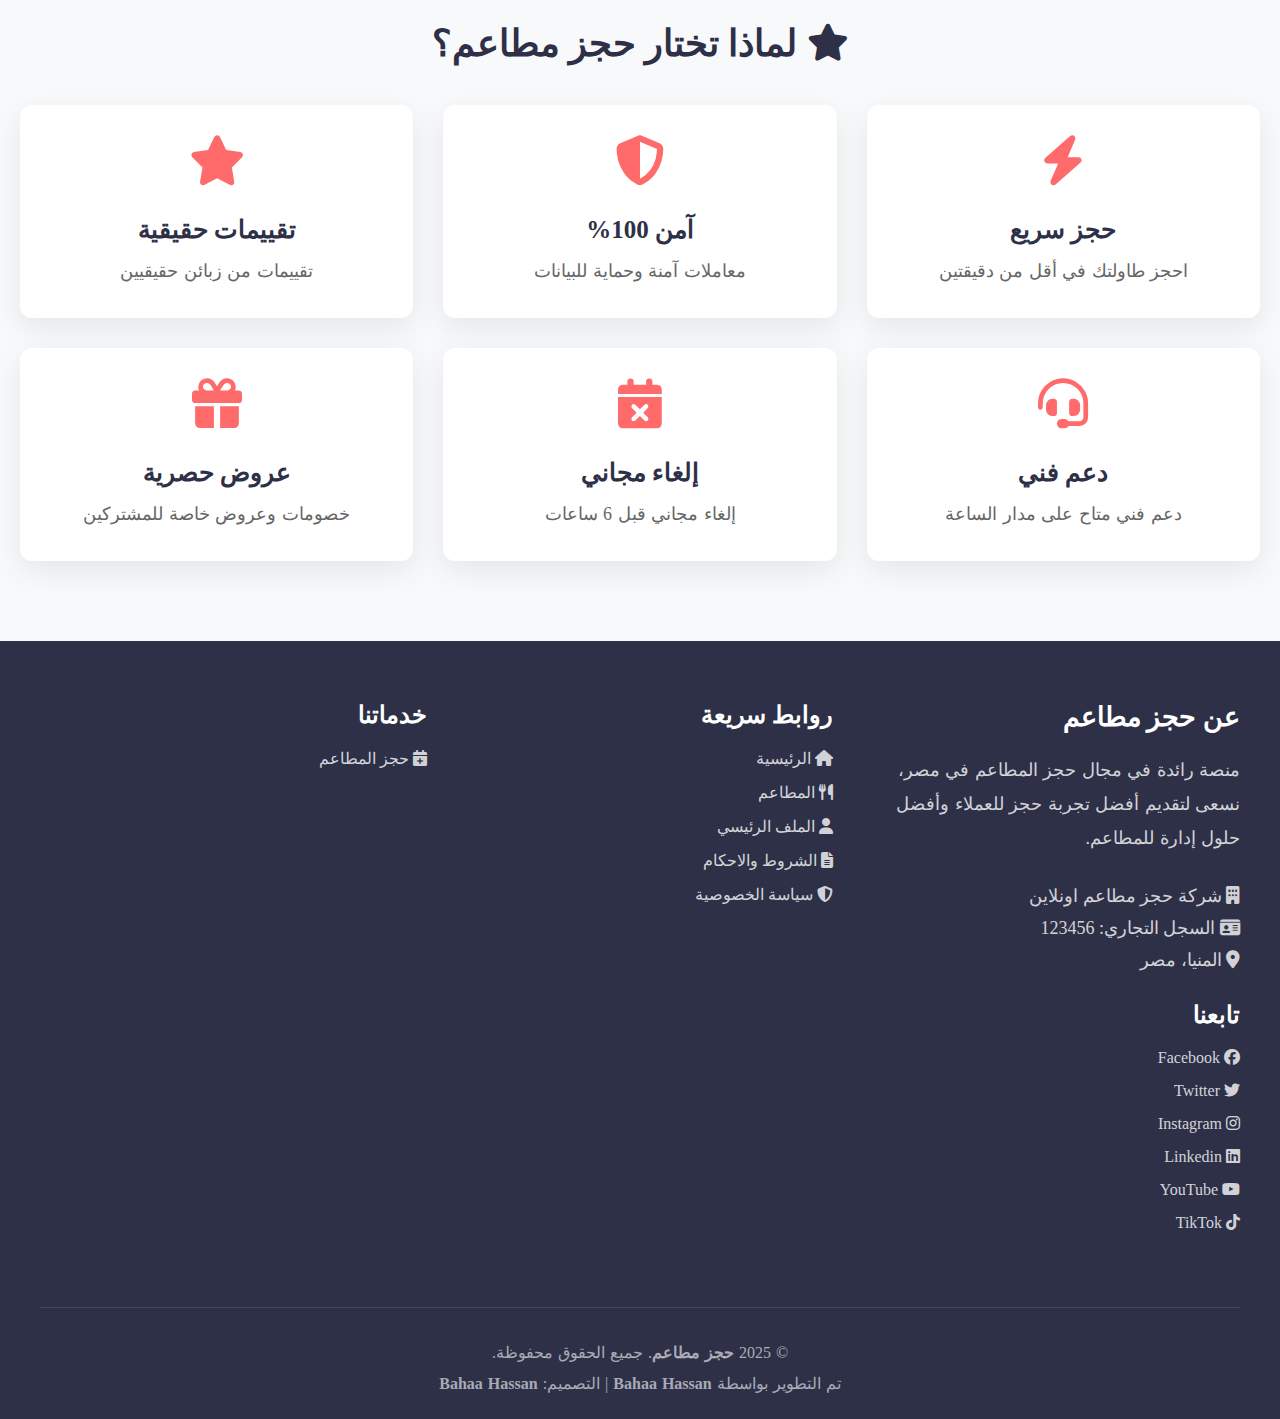
<file: HTML/Home-Page.html>
<!DOCTYPE html>
<html lang="en" dir="rtl">
<head>
    <meta charset="UTF-8">
    <meta name="viewport" content="width=device-width, initial-scale=1.0">
    <title>الصفحة الرئيسية</title>
    <link rel="stylesheet" href="../CSS/Home-Page.css">
    <link rel="stylesheet" href="https://cdnjs.cloudflare.com/ajax/libs/font-awesome/6.4.0/css/all.min.css">
    <link rel="icon" href="images/favicon.ico" type="image/x-icon">
</head>
<body>
    <header >
        <div class="icon-bar">
            <i class="fas fa-bars"></i>
        </div>
        <nav class="nav">


            <div class="logo">
                <i class="fa-solid fa-utensils"></i>
                <h1>حجز مطاعم</h1>
            </div>

            <div class="search">
                <input  type="search" name="" id="search" placeholder="ابحث عن مطعمك المفضل">
                <button onclick="SearchHeader()">
                    <i class="fa-solid fa-search"></i>
                    <span>بحث</span>
                </button>
                <div class="search-restaurant">
                    <ul>
                    
                    </ul>
                </div>
            </div>

            <div class="nav-left">
                <div class="link-login">
                    <a href="../HTML/page-login-and-creeat-account.html" class="login" >
                        <i class="fa-solid fa-right-to-bracket "></i>
                        <span>تسجيل الدخول</span>
                    </a>

                    <a href="../HTML/page-login-and-creeat-account.html" class="create-account">
                        <i class="fa-solid fa-user-plus"></i>
                        <span>انشاء حساب</span>
                    </a>
                    
                </div>
                
            </div>
            
        </nav>
        <div class="after-login">
            <!-- <div class="user">
                <div class="name">
                    <a style="border: none;" href="./profil.html"><i class="fa-solid fa-circle-user"></i></a>
                    
                    <h4>Bahaa Hassan</h4> 
                </div>

                <i class="fa-solid fa-bell"></i>
            </div> -->
        </div>
    </header>

    <section>
        <div class="hero">
            <h2>احجز طاولتك في أفضل المطاعم</h2>
            <p>اكتشف مجموعة مختارة من المطاعم الرائعة واحجز طاولتك بكل سهولة وأمان</p>

            <div class="two-button">
                <a href="../HTML/Restaurants-Page.html" class="btn-primary">
                    <i class="fa-solid fa-utensils"></i>
                    <span>تصفح المطاعم</span>
                </a>
                <a href="#how-it-work" class="btn-secondary">
                    <i class="fas fa-play-circle"></i>
                    <span>كيف يعمل</span>
                </a>
            </div>

            <div class="information-website">

                <div class="inf-box">
                    <i class="fa-solid fa-utensils"></i>
                    <span id="count-restaurants">6</span>
                    <span class="text">مطعم</span>
                </div>
                
                <div class="inf-box">
                    <i class="fas fa-calendar-check"></i>
                    <span class="number" id="count-booking-Restaurants">20</span>
                    <span class="text">حجز نشط</span>
                </div>
                
                <div class="inf-box">
                    <i class="fas fa-star"></i>
                    <span class="number">+4.6</span>
                    <span class="text">التقييمات</span>
                </div>
                
                <div class="inf-box">
                    <i class="fas fa-user-check"></i>
                    <span class="number">99%</span>
                    <span class="text">رضا العملاء</span>
                </div>

            </div>
        </div>
    </section>
    
    <section>
        <div class="how-it-work" id="how-it-work">

            <div class="head">
                <h2>
                    <i class="fas fa-cogs"></i>
                    كيف يعمل الموقع
                </h2>
                <p>3 خطوات بسيطة لحجز طاولتك المثالية</p>
            </div>

            <div class="steps-all">

                <div class="step-card">
                    <span class="step-number">1</span>
                    <i class="fas fa-search step-icon"></i>
                    <h3>ابحث واختر</h3>
                    <p>ابحث عن المطعم المفضل لديك حسب الموقع، نوع الطعام، أو التقييم</p>
                </div>
    
                <div class="step-card">
                    <span class="step-number">2</span>
                    <i class="fas fa-calendar-alt step-icon"></i>
                    <h3>احجز موعدك</h3>
                    <p>اختر التاريخ والوقت المناسبين وأدخل بياناتك للحجز</p>
                </div>
    
                <div class="step-card">
                    <span class="step-number">3</span>
                    <i class="fas fa-check-circle step-icon"></i>
                    <h3>استلم التأكيد</h3>
                    <p>تسدد وتستلم تأكيد حجزك مع كل التفاصيل المطلوبة</p>
                </div>
                
            </div>

        </div>
        
    </section>


    <section>
        <div class="restaurant-section" id="restaurant-section">
            <div class="head">
                <h2>
                    <i class="fas fa-star"></i>
                    المطاعم المميزة
                </h2>
                <p>اكتشف المطاعم الأعلى تقييمًا والأكثر حجزًا</p>
            </div>

            <div class="restaurant-all">
                <!-- <div class="restaurant-box">
                    <img src="../images/freekeh.webp" alt="">

                    <div class="restaurant-desc">
                        <h3>فريكة - Freekeh</h3>

                        <div class="data">
                            <div class="map">
                                <i class="fas fa-map-marker-alt"></i>
                                <span>المنيا</span>
                            </div>

                            <div class="type">
                                <i class="fas fa-utensils"></i>
                                <span>سوري</span>
                            </div>

                            <div class="price">
                                <i class="fas fa-money-bill-wave"></i>
                                <span>مرتفعة</span>
                            </div>
                        </div>

                        <div class="rating">
                            <i class="fa-solid fa-star"></i>
                            <i class="fa-solid fa-star"></i>
                            <i class="fa-solid fa-star"></i>
                            <i class="fa-solid fa-star"></i>
                            <i class="fa-solid fa-star-half-stroke"></i>
                        </div>

                        <p>مطعم سوري راقٍ في المنيا، يقدم تجربة أصيلة لأطباق المزة والمشاوي الشهية محضرة باحترافية عالية مع أجواء دمشقية أصيلة.سرعة الخدمة , مقاعد مريحة , توصيل , مناسب للعائلات</p>

                        <div class="btns">
                            <a class="btn-details">
                                <i class="fas fa-info-circle"></i>
                                <span>التفاصيل</span>
                            </a>

                            <a class="btn-booking">
                                <i class="fas fa-calendar-plus"></i>
                                <span>احجز الان</span>
                            </a>
                        </div>
                    </div>
                </div>

            <div class="restaurant-box">
                    <img src="../images/freekeh.webp" alt="">

                    <div class="restaurant-desc">
                        <h3>فريكة - Freekeh</h3>

                        <div class="data">
                            <div class="map">
                                <i class="fas fa-map-marker-alt"></i>
                                <span>المنيا</span>
                            </div>

                            <div class="type">
                                <i class="fas fa-utensils"></i>
                                <span>سوري</span>
                            </div>

                            <div class="price">
                                <i class="fas fa-money-bill-wave"></i>
                                <span>مرتفعة</span>
                            </div>
                        </div>

                        <div class="rating">
                            <i class="fa-solid fa-star"></i>
                            <i class="fa-solid fa-star"></i>
                            <i class="fa-solid fa-star"></i>
                            <i class="fa-solid fa-star"></i>
                            <i class="fa-solid fa-star-half-stroke"></i>
                        </div>

                        <p>مطعم سوري راقٍ في المنيا، يقدم تجربة أصيلة لأطباق المزة والمشاوي الشهية محضرة باحترافية عالية مع أجواء دمشقية أصيلة.سرعة الخدمة , مقاعد مريحة , توصيل , مناسب للعائلات</p>

                        <div class="btns">
                            <a class="btn-details">
                                <i class="fas fa-info-circle"></i>
                                <span>التفاصيل</span>
                            </a>

                            <a class="btn-booking">
                                <i class="fas fa-calendar-plus"></i>
                                <span>احجز الان</span>
                            </a>
                        </div>
                    </div>
                </div>

                 <div class="restaurant-box">
                    <img src="../images/freekeh.webp" alt="">

                    <div class="restaurant-desc">
                        <h3>فريكة - Freekeh</h3>

                        <div class="data">
                            <div class="map">
                                <i class="fas fa-map-marker-alt"></i>
                                <span>المنيا</span>
                            </div>

                            <div class="type">
                                <i class="fas fa-utensils"></i>
                                <span>سوري</span>
                            </div>

                            <div class="price">
                                <i class="fas fa-money-bill-wave"></i>
                                <span>مرتفعة</span>
                            </div>
                        </div>

                        <div class="rating">
                            <i class="fa-solid fa-star"></i>
                            <i class="fa-solid fa-star"></i>
                            <i class="fa-solid fa-star"></i>
                            <i class="fa-solid fa-star"></i>
                            <i class="fa-solid fa-star-half-stroke"></i>
                        </div>

                        <p>مطعم سوري راقٍ في المنيا، يقدم تجربة أصيلة لأطباق المزة والمشاوي الشهية محضرة باحترافية عالية مع أجواء دمشقية أصيلة.سرعة الخدمة , مقاعد مريحة , توصيل , مناسب للعائلات</p>

                        <div class="btns">
                            <a class="btn-details">
                                <i class="fas fa-info-circle"></i>
                                <span>التفاصيل</span>
                            </a>

                            <a class="btn-booking">
                                <i class="fas fa-calendar-plus"></i>
                                <span>احجز الان</span>
                            </a>
                        </div>
                    </div>
                </div>

                 <div class="restaurant-box">
                    <img src="../images/freekeh.webp" alt="">

                    <div class="restaurant-desc">
                        <h3>فريكة - Freekeh</h3>

                        <div class="data">
                            <div class="map">
                                <i class="fas fa-map-marker-alt"></i>
                                <span>المنيا</span>
                            </div>

                            <div class="type">
                                <i class="fas fa-utensils"></i>
                                <span>سوري</span>
                            </div>

                            <div class="price">
                                <i class="fas fa-money-bill-wave"></i>
                                <span>مرتفعة</span>
                            </div>
                        </div>

                        <div class="rating">
                            <i class="fa-solid fa-star"></i>
                            <i class="fa-solid fa-star"></i>
                            <i class="fa-solid fa-star"></i>
                            <i class="fa-solid fa-star"></i>
                            <i class="fa-solid fa-star-half-stroke"></i>
                        </div>

                        <p>مطعم سوري راقٍ في المنيا، يقدم تجربة أصيلة لأطباق المزة والمشاوي الشهية محضرة باحترافية عالية مع أجواء دمشقية أصيلة.سرعة الخدمة , مقاعد مريحة , توصيل , مناسب للعائلات</p>

                        <div class="btns">
                            <a class="btn-details">
                                <i class="fas fa-info-circle"></i>
                                <span>التفاصيل</span>
                            </a>

                            <a class="btn-booking">
                                <i class="fas fa-calendar-plus"></i>
                                <span>احجز الان</span>
                            </a>
                        </div>
                    </div>
                </div>

                 <div class="restaurant-box">
                    <img src="../images/freekeh.webp" alt="">

                    <div class="restaurant-desc">
                        <h3>فريكة - Freekeh</h3>

                        <div class="data">
                            <div class="map">
                                <i class="fas fa-map-marker-alt"></i>
                                <span>المنيا</span>
                            </div>

                            <div class="type">
                                <i class="fas fa-utensils"></i>
                                <span>سوري</span>
                            </div>

                            <div class="price">
                                <i class="fas fa-money-bill-wave"></i>
                                <span>مرتفعة</span>
                            </div>
                        </div>

                        <div class="rating">
                            <i class="fa-solid fa-star"></i>
                            <i class="fa-solid fa-star"></i>
                            <i class="fa-solid fa-star"></i>
                            <i class="fa-solid fa-star"></i>
                            <i class="fa-solid fa-star-half-stroke"></i>
                        </div>

                        <p>مطعم سوري راقٍ في المنيا، يقدم تجربة أصيلة لأطباق المزة والمشاوي الشهية محضرة باحترافية عالية مع أجواء دمشقية أصيلة.سرعة الخدمة , مقاعد مريحة , توصيل , مناسب للعائلات</p>

                        <div class="btns">
                            <a class="btn-details">
                                <i class="fas fa-info-circle"></i>
                                <span>التفاصيل</span>
                            </a>

                            <a class="btn-booking">
                                <i class="fas fa-calendar-plus"></i>
                                <span>احجز الان</span>
                            </a>
                        </div>
                    </div>
                </div>

                 <div class="restaurant-box">
                    <img src="../images/../images/freekeh.webp" alt="">

                    <div class="restaurant-desc">
                        <h3>فريكة - Freekeh</h3>

                        <div class="data">
                            <div class="map">
                                <i class="fas fa-map-marker-alt"></i>
                                <span>المنيا</span>
                            </div>

                            <div class="type">
                                <i class="fas fa-utensils"></i>
                                <span>سوري</span>
                            </div>

                            <div class="price">
                                <i class="fas fa-money-bill-wave"></i>
                                <span>مرتفعة</span>
                            </div>
                        </div>

                        <div class="rating">
                            <i class="fa-solid fa-star"></i>
                            <i class="fa-solid fa-star"></i>
                            <i class="fa-solid fa-star"></i>
                            <i class="fa-solid fa-star"></i>
                            <i class="fa-solid fa-star-half-stroke"></i>
                        </div>

                        <p>مطعم سوري راقٍ في المنيا، يقدم تجربة أصيلة لأطباق المزة والمشاوي الشهية محضرة باحترافية عالية مع أجواء دمشقية أصيلة.سرعة الخدمة , مقاعد مريحة , توصيل , مناسب للعائلات</p>

                        <div class="btns">
                            <a class="btn-details">
                                <i class="fas fa-info-circle"></i>
                                <span>التفاصيل</span>
                            </a>

                            <a class="btn-booking">
                                <i class="fas fa-calendar-plus"></i>
                                <span>احجز الان</span>
                            </a>
                        </div>
                    </div>
                </div> -->


            </div>

            <div class="view-all-restaurant">
                <a href="../HTML/Restaurants-Page.html" >
                    <i class="fas fa-eye"></i>
                    عرض جميع المطاعم
                </a>
            </div>
        </div>
    </section>

    <section>
        <div class="website-features">
            <div class="head">
                <h2>
                    <i class="fas fa-star"></i>
                    لماذا تختار حجز مطاعم؟
                </h2>
            </div>
            <div class="steps-all">

                <div class="step-card">
                    <i class="fas fa-bolt"></i>
                    <h3>حجز سريع</h3>
                    <p>احجز طاولتك في أقل من دقيقتين</p>
                </div>
                <div class="step-card">
                    <i class="fas fa-shield-alt"></i>
                    <h3>آمن 100%</h3>
                    <p>معاملات آمنة وحماية للبيانات</p>
                </div>
                <div class="step-card">
                    <i class="fas fa-star"></i>
                    <h3>تقييمات حقيقية</h3>
                    <p>تقييمات من زبائن حقيقيين</p>
                </div>
                <div class="step-card">
                    <i class="fas fa-headset"></i>
                    <h3>دعم فني</h3>
                    <p>دعم فني متاح على مدار الساعة</p>
                </div>
                <div class="step-card">
                    <i class="fas fa-calendar-times"></i>
                    <h3>إلغاء مجاني</h3>
                    <p>إلغاء مجاني قبل 6 ساعات</p>
                </div>
                <div class="step-card">
                    <i class="fas fa-gift"></i>
                    <h3>عروض حصرية</h3>
                    <p>خصومات وعروض خاصة للمشتركين</p>
                </div>
            </div>
        </div>
    </section>

    <footer>
        <div class="footer">
            <div class="about-site">
                <h2>عن حجز مطاعم</h2>
                <p>منصة رائدة في مجال حجز المطاعم في مصر، نسعى لتقديم أفضل تجربة حجز للعملاء وأفضل حلول إدارة للمطاعم.</p>
                <div>
                    <i class="fas fa-building"></i>
                    <span>شركة حجز مطاعم اونلاين</span>
                </div>

                <div>
                    <i class="fas fa-id-card"></i>
                    <span>السجل التجاري: 123456</span>
                </div>

                <div>
                    <i class="fas fa-map-marker-alt"></i>
                    <span>المنيا، مصر</span>
                </div>

            </div>

            <div class="links">
                <h2>روابط سريعة</h2>
                <ul>
                    <li>
                        <a href="../HTML/Home-Page.html">
                            <i class="fas fa-home"></i>
                            <span>الرئيسية</span>
                        </a>
                    </li>
                    <li>
                        <a href="../HTML/Restaurants-Page.html">
                            <i class="fas fa-utensils"></i>
                            <span>المطاعم</span>
                        </a>
                    </li>
                    <li>
                        <a href="#">
                            <i class="fas fa-user"></i>
                            <span>الملف الرئيسي</span>
                        </a>
                    </li>
                    <li>
                        <a href="#">
                            <i class="fas fa-file-alt"></i>
                            <span>الشروط والاحكام</span>
                        </a>
                    </li>
                    <li>
                        <a href="#">
                            <i class="fas fa-shield-alt"></i>
                            <span>سياسة الخصوصية</span>
                        </a>
                    </li>
                </ul>
            </div>

            <div class="services">
                <h2>خدماتنا</h2>
                <ul>
                    <li>
                        <a href="../HTML/Restaurants-Page.html">
                            <i class="fas fa-calendar-plus"></i>
                            <span>حجز المطاعم</span>
                        </a>
                    </li>
                </ul>
            </div>

            <div class="follow-us">
                <h2>تابعنا</h2>
                <ul>
                    <li>
                        <a href="">
                            <i class="fab fa-facebook"></i>
                            <span>Facebook</span>
                        </a>
                    </li>
                    <li>
                        <a href="">
                            <i class="fab fa-twitter"></i>
                            <span>Twitter</span>
                        </a>
                    </li>
                    <li>
                        <a href="">
                            <i class="fab fa-instagram"></i>
                            <span>Instagram</span>
                        </a>
                    </li>
                    <li>
                        <a href="">
                            <i class="fab fa-linkedin"></i>
                            <span>Linkedin</span>
                        </a>
                    </li>
                    <li>
                        <a href="">
                            <i class="fab fa-youtube"></i>
                            <span>YouTube</span>
                        </a>
                    </li>
                    <li>
                        <a href="">
                            <i class="fab fa-tiktok"></i>
                            <span>TikTok</span>
                        </a>
                    </li>
                </ul>
            </div>
        </div>

        <div class="footer-end">
            <p>© 2025  <strong>حجز مطاعم</strong>. جميع الحقوق محفوظة.</p>
            <p>تم التطوير بواسطة <strong>Bahaa Hassan</strong>  | التصميم: <strong>Bahaa Hassan</strong></p>
        </div>
    </footer>

    <div class="floating-buttons">
        <button class="up"><i class="fa-solid fa-angle-up"></i></button>
        <button><i class="fa-brands fa-whatsapp"></i></button>
        <button class="mood" id="mood"><i class="fas fa-moon"></i></button>
        
    </div>

    <div id="transparent">
        <div id="alert">
            <span id="alert-msg">Lorem ipsum dolor sit amet consectetur adipisicing elit. Qui voluptate beatae iste! Repellendus necessitatibus ea rem explicabo! Laudantium quia quos iusto earum quas reiciendis, doloribus praesentium tempora, natus quasi ipsa.</span>
            <span id="close-alert">X</span>
        </div>
    </div>
    <script src="../JS/Home-Page.js" ></script>
</body>
</html>
</file>
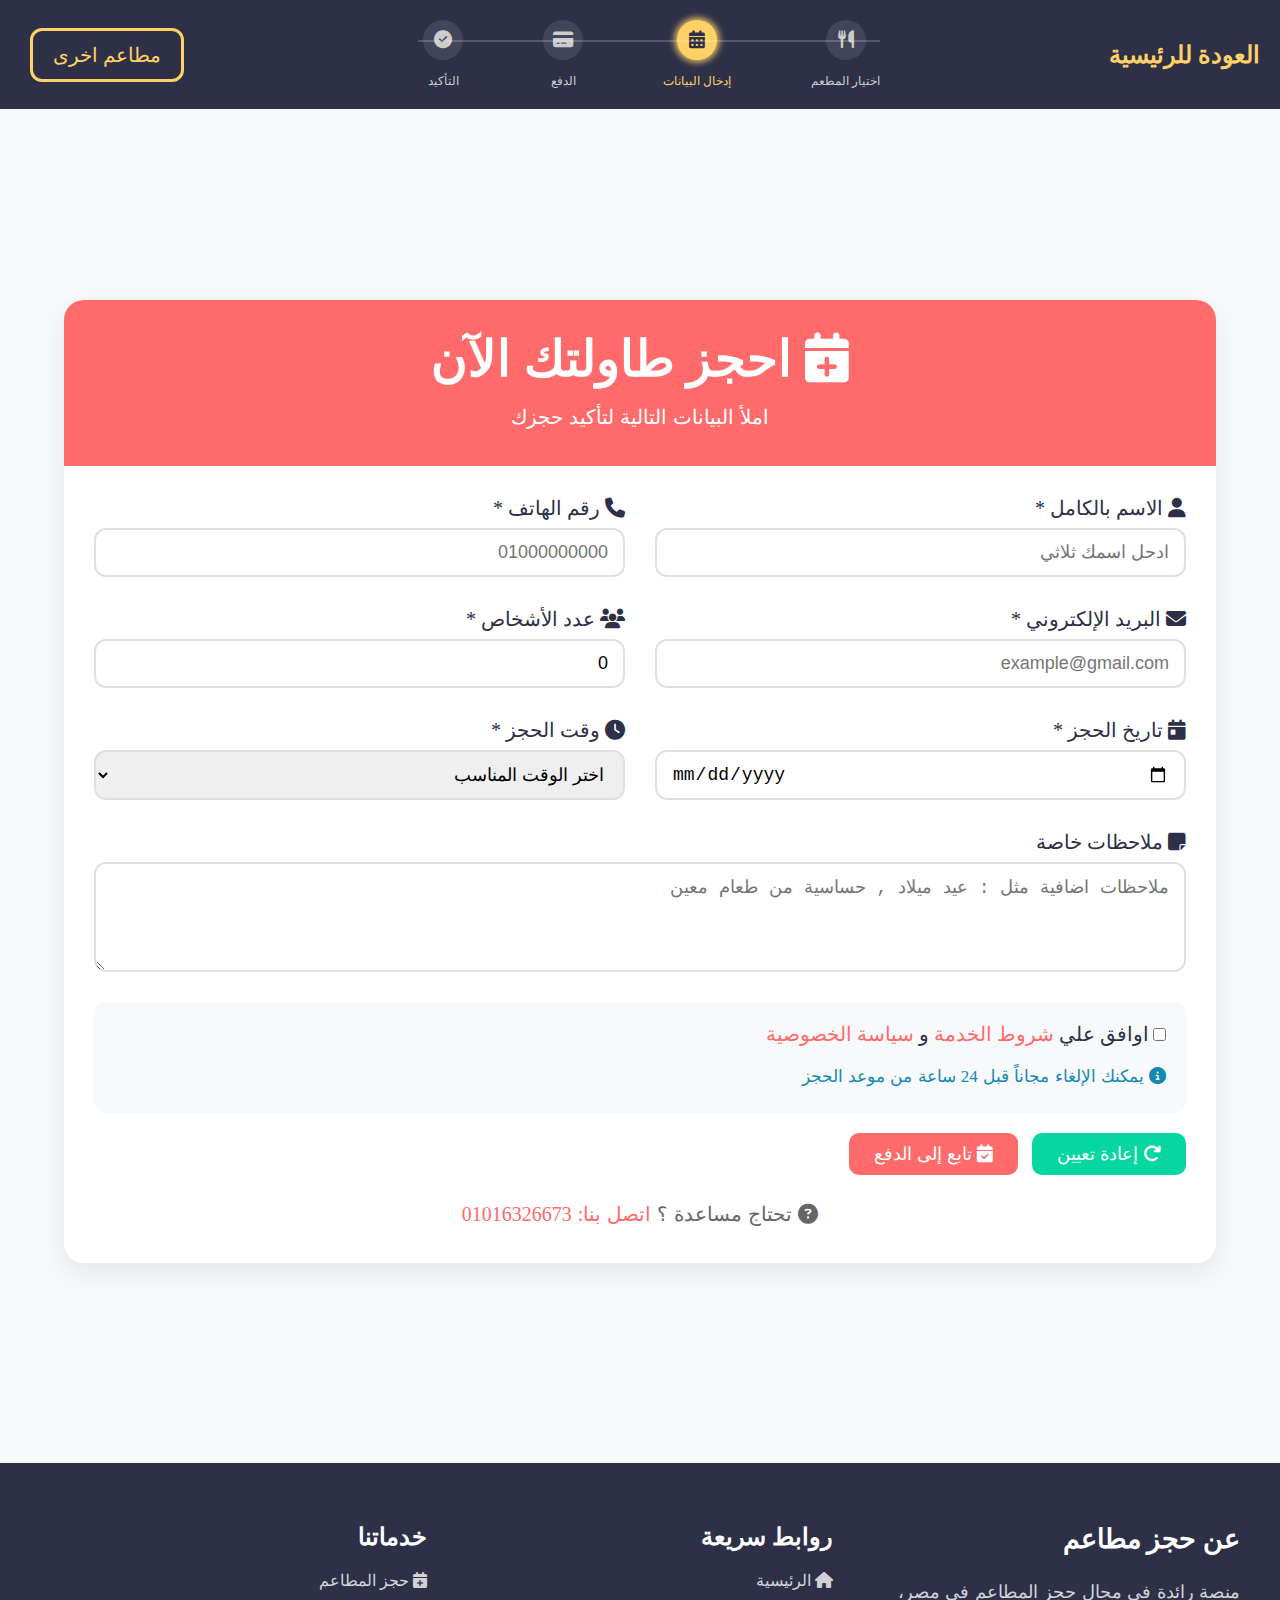
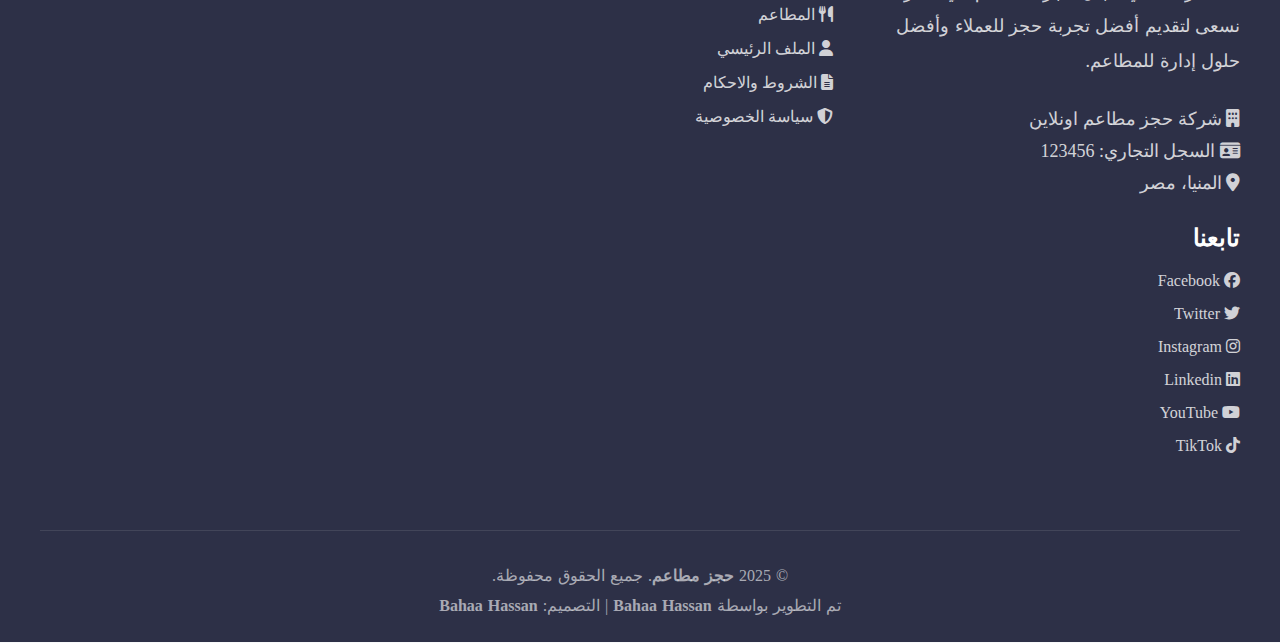
<file: HTML/input-data-user.html>
<html lang="en" dir="rtl">
<head>
    <meta charset="UTF-8">
    <meta name="viewport" content="width=device-width, initial-scale=1.0">
    <title>صفحة ادخال البيانات</title>
    <link rel="stylesheet" href="../CSS/input-data-user.css">
    <link rel="stylesheet" href="https://cdnjs.cloudflare.com/ajax/libs/font-awesome/6.4.0/css/all.min.css">
    <link rel="icon" href="images/favicon.ico" type="image/x-icon">
</head>
<body>
    <header>
        <nav>
            <h2><a href="../index.html">العودة للرئيسية</a></h2>

            <div class="icon-active">
                <div class="icon">
                    <i class="fa-solid fa-utensils"></i>
                    <span>اختيار المطعم</span>
                </div>
                <div class="icon">
                    <i class="fas fa-calendar-alt"></i>
                    <span>إدخال البيانات</span>
                </div>
                <div class="icon">
                    <i class="fas fa-credit-card"></i>
                    <span>الدفع</span>
                </div>
                <div class="icon">
                    <i class="fas fa-check-circle"></i>
                    <span>التأكيد</span>
                </div>
            </div>

            <div class="back-restaurant-page">
                <a href="../HTML/Restaurants-Page.html">
                    <span>مطاعم اخرى</span>
                </a>
            </div>

        </nav>
    </header>

    <section class="container">
        <div class="info-restaurant">
            <!-- <div class="box">
                <h2>
                    <i class="fas fa-info-circle"></i>
                    <span>معلومات عامة</span>
                </h2>
                <div class="content">
                    <div class="location">
                        <p>
                            <i class="fas fa-map-marker-alt"></i>
                            <span>الموقع : المنيا - شارع طه حسين</span>
                        </p>
                        <p>
                            <i class="fas fa-utensils"></i>
                            <span>نوع المطبخ : سوري</span>
                        </p>
                        <p>
                            <i class="fas fa-money-bill-wave"></i>
                            <span> نطاق الاسعار : اقتصادي</span>
                        </p>
                        <p>
                            <i class="fas fa-clock"></i>
                            <span>  اوقات العمل : من 11 ص الى 3 ص</span>
                        </p>
                    </div>
                </div>
            </div>
            <div class="box">
                    <h2>
                        <i class="fas fa-phone-alt"></i>
                        <span>معلومات التواصل</span>
                    </h2>
                <div class="content">
                    <div class="contact">
                        <p>
                            <i class="fas fa-phone"></i>
                            <span>الهاتف : 01012345678</span>
                        </p>
                        <p>
                            <i class="fas fa-envelope"></i>
                            <span> البريد الإلكتروني : info@freekeh.com</span>
                        </p>
                        <p>
                            <i class="fas fa-globe"></i>
                            <span>  الموقع الإلكتروني : www.freekeh.com</span>
                        </p>
                    </div>
                </div>
            </div>
            <div class="box">
                <h2>
                    <i class="fas fa-check-circle"></i>
                    <span>المميزات</span>
                </h2>
                <div class="content">
                    <div class="feature">
                        <span>سرعة الخدمة</span>
                        <span>مقاعد مريحة</span>
                        <span>توصيل</span>
                        <span>مناسب للعائلات</span>
                        <span>وجبات سريعة</span>
                        <span>مكان هادئ</span>
                    </div>
                </div>
            </div> -->
        </div>
    </section>

    <section class="customer-info container">
        <div class="head">
            <h2>
                <i class="fas fa-calendar-plus"></i>
                <span>احجز طاولتك الآن</span>
            </h2>
            <p>املأ البيانات التالية لتأكيد حجزك</p>
        </div>
        <div class="form">
            <div class="grid">
                <div class="name">
                    <label for="name">
                        <i class="fas fa-user"></i>
                        <span>الاسم بالكامل *</span>
                    </label>
                    <input type="text" name="" id="name" placeholder="ادحل اسمك ثلاثي">
                </div>
                <div class="phone">
                    <label for="phone">
                        <i class="fas fa-phone"></i>
                        <span>رقم الهاتف *</span>
                    </label>
                    <input type="text" name="" id="phone" placeholder="01000000000">
                </div>
                <div class="email">
                    <label for="email">
                        <i class="fas fa-envelope"></i>
                        <span> البريد الإلكتروني *</span>
                    </label>
                    <input type="email" name="" id="email" placeholder="example@gmail.com">
                </div>
                <div class="count-people">
                    <label for="count-people">
                        <i class="fas fa-users"></i>
                        <span>عدد الأشخاص *</span>
                    </label>
                    <input type="text" name="" id="count-people" value="0">
                </div>
                <div class="date">
                    <label for="date">
                        <i class="fas fa-calendar-day"></i>
                        <span>تاريخ الحجز *</span>
                    </label>
                    <input type="date" name="" id="date" placeholder="example@gmail.com">
                </div>
                <div class="time">
                    <label for="time">
                        <i class="fas fa-clock"></i>
                        <span>وقت الحجز *</span>
                    </label>
                    <select name="" id="time">
                        <option selected disabled value="">اختر الوقت المناسب</option>
                        <option value="11 ص">11 ص</option>
                        <option value="12 م">12 م</option>
                        <option value="1 م">1 م</option>
                        <option value="2 م">2 م</option>
                        <option value="3 م">3 م</option>
                        <option value="4 م">4 م</option>
                        <option value="5 م">5 م</option>
                        <option value="6 م">6 م</option>
                        <option value="7 م">7 م</option>
                        <option value="8 م">8 م</option>
                        <option value="9 م">9 م</option>
                        <option value="10 م">10 م</option>
                        <option value="11 م">11 م</option>
                        <option value="12 م">12 ص</option>
                        <option value="1 ص">1 ص</option>
                        <option value="2 ص">2 ص</option>
                        <option value="3 ص">3 ص</option>
                    </select>
                </div>
    
                <div class="nots">
                    <label for="nots">
                        <i class="fas fa-sticky-note"></i>
                        <span>ملاحظات خاصة</span>
                    </label>
                    <textarea name="" id="nots" placeholder="ملاحظات اضافية مثل : عيد ميلاد , حساسية من طعام معين"></textarea>
                </div>
            </div>

            <div class="footer-form">    
            <div class="accept-role">
                <div class="">
                    <input type="checkbox" name="" id="check">
                    <label for="check">اوافق علي <a href="">شروط الخدمة</a> و <a href="">سياسة الخصوصية</a></label>
                </div>
                <p>
                    <i class="fas fa-info-circle"></i>
                    <span>يمكنك الإلغاء مجاناً قبل 24 ساعة من موعد الحجز</span>
                </p>
            </div>
    
            <div class="btns">
                <button onclick="removeValue()" class="success">
                    <i class="fas fa-redo"></i>
                    <span>إعادة تعيين</span>
                </button>
                <BUtton onclick="dataBooking()" class="primary">
                    <i class="fas fa-calendar-check"></i>
                    <span>تابع إلى الدفع</span>
                </BUtton>
            </div>
    
            <P class="help">
                <i class="fas fa-question-circle"></i>
                <span>تحتاج مساعدة ؟ <a href="">اتصل بنا: 01016326673</a></span>
            </P>
        </div>

        </div>
    </section>


    <footer>
        <div class="footer">
            <div class="about-site">
                <h2>عن حجز مطاعم</h2>
                <p>منصة رائدة في مجال حجز المطاعم في مصر، نسعى لتقديم أفضل تجربة حجز للعملاء وأفضل حلول إدارة للمطاعم.</p>
                <div>
                    <i class="fas fa-building"></i>
                    <span>شركة حجز مطاعم اونلاين</span>
                </div>

                <div>
                    <i class="fas fa-id-card"></i>
                    <span>السجل التجاري: 123456</span>
                </div>

                <div>
                    <i class="fas fa-map-marker-alt"></i>
                    <span>المنيا، مصر</span>
                </div>

            </div>

            <div class="links">
                <h2>روابط سريعة</h2>
                <ul>
                    <li>
                        <a href="../index.html">
                            <i class="fas fa-home"></i>
                            <span>الرئيسية</span>
                        </a>
                    </li>
                    <li>
                        <a href="../HTML/Restaurants-Page.html">
                            <i class="fas fa-utensils"></i>
                            <span>المطاعم</span>
                        </a>
                    </li>
                    <li>
                        <a href="#">
                            <i class="fas fa-user"></i>
                            <span>الملف الرئيسي</span>
                        </a>
                    </li>
                    <li>
                        <a href="#">
                            <i class="fas fa-file-alt"></i>
                            <span>الشروط والاحكام</span>
                        </a>
                    </li>
                    <li>
                        <a href="#">
                            <i class="fas fa-shield-alt"></i>
                            <span>سياسة الخصوصية</span>
                        </a>
                    </li>
                </ul>
            </div>

            <div class="services">
                <h2>خدماتنا</h2>
                <ul>
                    <li>
                        <a href="../HTML/Restaurants-Page.html">
                            <i class="fas fa-calendar-plus"></i>
                            <span>حجز المطاعم</span>
                        </a>
                    </li>
                </ul>
            </div>

            <div class="follow-us">
                <h2>تابعنا</h2>
                <ul>
                    <li>
                        <a href="">
                            <i class="fab fa-facebook"></i>
                            <span>Facebook</span>
                        </a>
                    </li>
                    <li>
                        <a href="">
                            <i class="fab fa-twitter"></i>
                            <span>Twitter</span>
                        </a>
                    </li>
                    <li>
                        <a href="">
                            <i class="fab fa-instagram"></i>
                            <span>Instagram</span>
                        </a>
                    </li>
                    <li>
                        <a href="">
                            <i class="fab fa-linkedin"></i>
                            <span>Linkedin</span>
                        </a>
                    </li>
                    <li>
                        <a href="">
                            <i class="fab fa-youtube"></i>
                            <span>YouTube</span>
                        </a>
                    </li>
                    <li>
                        <a href="">
                            <i class="fab fa-tiktok"></i>
                            <span>TikTok</span>
                        </a>
                    </li>
                </ul>
            </div>
        </div>

        <div class="footer-end">
            <p>© 2025  <strong>حجز مطاعم</strong>. جميع الحقوق محفوظة.</p>
            <p>تم التطوير بواسطة <strong>Bahaa Hassan</strong>  | التصميم: <strong>Bahaa Hassan</strong></p>
        </div>
    </footer>

    <div id="transparent">
        <div id="alert">
            <span id="alert-msg">Lorem ipsum dolor sit amet consectetur adipisicing elit. Qui voluptate beatae iste! Repellendus necessitatibus ea rem explicabo! Laudantium quia quos iusto earum quas reiciendis, doloribus praesentium tempora, natus quasi ipsa.</span>
            <span id="close-alert">X</span>
        </div>
    </div>

    <script src="../JS/input-data-user.js"></script>
</body>
</html>
</file>
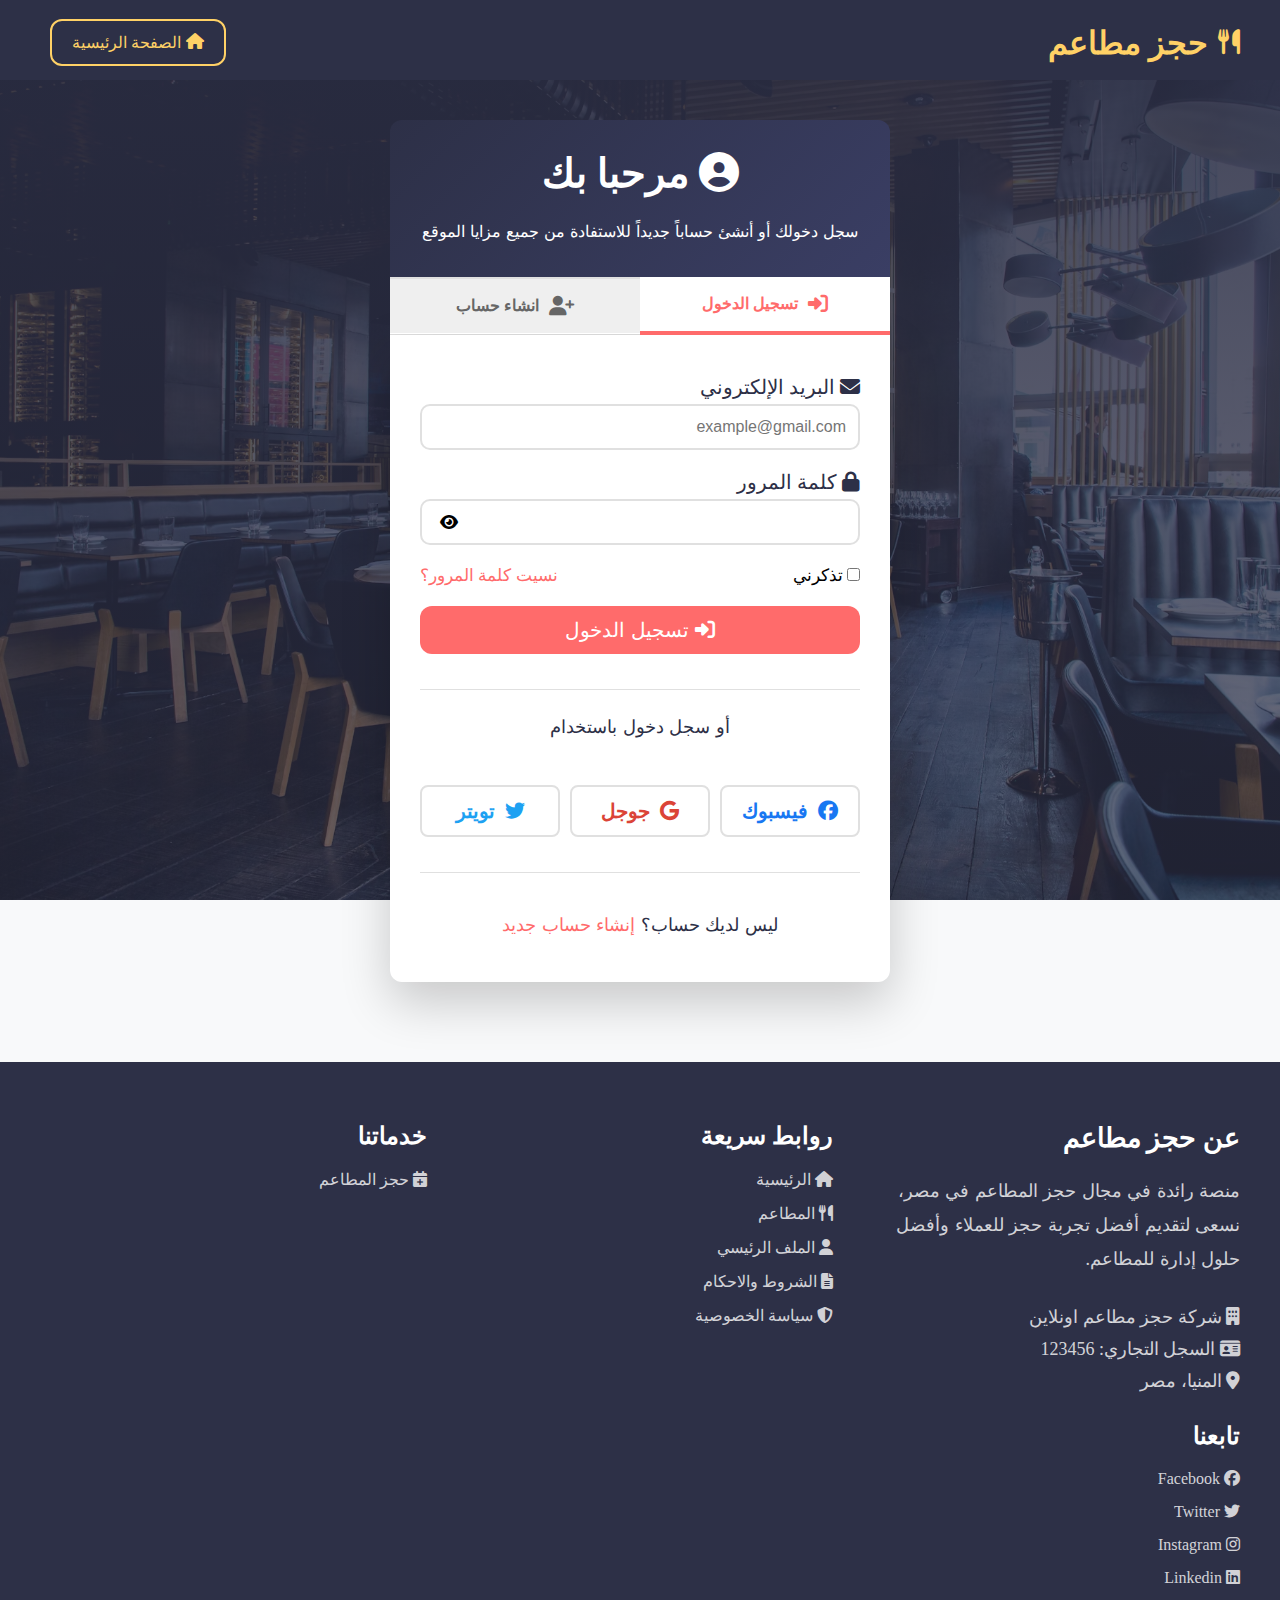
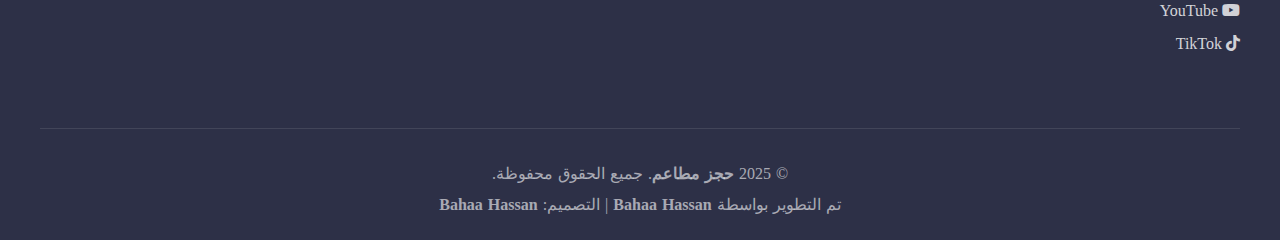
<file: HTML/page-login-and-creeat-account.html>
<!DOCTYPE html>
<html lang="en" dir="rtl">
<head>
    <meta charset="UTF-8">
    <meta name="viewport" content="width=device-width, initial-scale=1.0">
    <link rel="stylesheet" href="../CSS/page-login-and-creeat-account.css">
    <link rel="stylesheet" href="https://cdnjs.cloudflare.com/ajax/libs/font-awesome/6.4.0/css/all.min.css">
    <link rel="icon" href="images/favicon.ico" type="image/x-icon">
    <title>تسجيل الدخول</title>
</head>
<body>
    <header >
        <nav>

            <div class="logo">
                <i class="fa-solid fa-utensils"></i>
                <h1>حجز مطاعم</h1>
            </div>

            <a href="../HTML/index.html" class="go-home" >
                <i class="fa-solid fa-house"></i>
                <span> الصفحة الرئيسية</span>
            </a>
        </nav>
        
    </header>

    <section>
            <div class="login">
    
                <div class="head">
                    <h2>
                        <i class="fas fa-user-circle"></i>
                        مرحبا بك
                    </h2>
                    <p>سجل دخولك أو أنشئ حساباً جديداً للاستفادة من جميع مزايا الموقع</p>
                </div>
    
                <div class="two-button">
                    <button onclick="goLogin()" class="login-btn active">
                        <i class="fas fa-sign-in-alt"></i>
                        <h3>تسجيل الدخول</h3>
                    </button>
                    <button onclick="goCreateAccount()" class="create-account-btn">
                        <i class="fas fa-user-plus"></i>
                        <h3>انشاء حساب</h3>
                    </button>
                </div>
    
                <div class="two-forms">

                    <div  class="form login-form">
                        <div class="login-email">
                            <label for="login-email">
                                <i class="fas fa-envelope"></i>
                                <span>البريد الإلكتروني</span>
                            </label>
                            <div class="">
                                <input type="email" name="login-email" id="login-email" placeholder="example@gmail.com">
                            </div>
                        </div>
                        
                        <div class="login-password">
                            <label for="login-password">
                                <i class="fas fa-lock"></i>
                                <span>كلمة المرور</span>
                            </label>
                            <div class="show-password">
                                <input type="password" name="login-password" id="login-password" placeholder="">
                                <i class="fas fa-eye btn-show-pass-login"></i>
                            </div>

                        </div>
    
                        <div class="forgat-password">
                            <div class="input-check">
                                <input type="checkbox" name="" id="input-check">
                                <label for="input-check">تذكرني</label>
                            </div>
                            <a href="">نسيت كلمة المرور؟</a>
                        </div>
    
                        <button onclick="loginUser()" class="login-btn-1">
                            <i class="fas fa-sign-in-alt"></i>
                            تسجيل الدخول
                        </button>
    
                        <div class="footer-login">
                            <p>أو سجل دخول باستخدام</p>
    
                            <div class="login-social">
                                <button class="facebook">
                                    <i class="fab fa-facebook"></i>
                                    <span>فيسبوك</span>
                                </button>
                                <button class="google">
                                    <i class="fab fa-google"></i>
                                    <span>جوجل</span>
                                </button>
                                <button class="twitter">
                                    <i class="fab fa-twitter"></i>
                                    <span>تويتر</span>
                                </button>
                            </div>
    
                            <p class="not-account">ليس لديك حساب؟ <a onclick="goCreateAccount()" href="#">إنشاء حساب جديد</a></p>
    
                        </div>
                    </div>



                    <div  class="form create-account-form">


                        <div class="create-name">
                            <label for="create-name">
                                <span><i class="fas fa-user"></i></span>
                                الاسم الكامل
                            </label>
                            <div class="">
                                <input type="text" name="create-name" id="create-name" placeholder="ادخل اسمك بالكامل">
                            </div>
                        </div>

                        <div class="create-email">
                            <label for="create-email">
                                <i class="fas fa-envelope"></i>
                                <span>البريد الإلكتروني</span>
                            </label>
                            <div class="">
                                <input type="email" name="create-email" id="create-email" placeholder="example@gmail.com">
                            </div>
                        </div>
                        
                        <div class="create-phone">
                            <label for="create-phone">
                                <i class="fas fa-phone"></i>
                                <span>رقم الهاتف</span>
                            </label>
                            <div class="">
                                <input type="number" name="create-phone" id="create-phone" placeholder="01XXXXXXXXX">
                            </div>
                        </div>

                        <div class="create-password">
                            <label for="create-password">
                                <i class="fas fa-lock"></i>
                                <span>كلمة المرور</span>
                            </label>
                            <div class="show-password">
                                <input type="password" name="create-password" id="create-password" placeholder="كلمة مرور قوية (8 احرف على الاقل)">
                                <i class="fas fa-eye btn-show-pass-create"></i>
                            </div>
                        </div>
                        
                        <div class="create-password-2">
                            <label for="create-password-2">
                                <i class="fas fa-lock"></i>
                                <span>تأكيد كلمة المرور</span>
                            </label>
                            <div class="show-password">
                                <input type="password" name="create-password-2" id="create-password-2" placeholder="اعد ادخال كلمة المرور">
                                <i class="fas fa-eye btn-show-pass-create2"></i>
                            </div>
                        </div>
                        <div class="conditions">
                            <input type="checkbox" name="" id="check" >
                            <label  for="check">اوافق على <a href="">الشروط والاحكام</a> و <a href="">سياسة الخصوصية</a></label>
                        </div>                    
                        <button id="create-account">
                            <i class="fas fa-sign-in-alt"></i>
                            انشاءحساب
                        </button>
    
                        <div class="footer-creat-account">
                            <p>أو أنشئ حساب باستخدام</p>
    
                            <div class="login-social">
                                <button class="facebook">
                                    <i class="fab fa-facebook"></i>
                                    <span>فيسبوك</span>
                                </button>
                                <button class="google">
                                    <i class="fab fa-google"></i>
                                    <span>جوجل</span>
                                </button>
                                <button class="twitter">
                                    <i class="fab fa-twitter"></i>
                                    <span>تويتر</span>
                                </button>
                            </div>
    
                            <p class="not-account">لديك حساب بالفعل؟<a onclick="goLogin()" href="#">سجل دخولك</a></p>
    
                        </div>

                    </form>
    
                </div>
    
            </div>



    </section>

    <footer>
        <div class="footer">
            <div class="about-site">
                <h2>عن حجز مطاعم</h2>
                <p>منصة رائدة في مجال حجز المطاعم في مصر، نسعى لتقديم أفضل تجربة حجز للعملاء وأفضل حلول إدارة للمطاعم.</p>
                <div>
                    <i class="fas fa-building"></i>
                    <span>شركة حجز مطاعم اونلاين</span>
                </div>

                <div>
                    <i class="fas fa-id-card"></i>
                    <span>السجل التجاري: 123456</span>
                </div>

                <div>
                    <i class="fas fa-map-marker-alt"></i>
                    <span>المنيا، مصر</span>
                </div>

            </div>

            <div class="links">
                <h2>روابط سريعة</h2>
                <ul>
                    <li>
                        <a href="../HTML/index.html">
                            <i class="fas fa-home"></i>
                            <span>الرئيسية</span>
                        </a>
                    </li>
                    <li>
                        <a href="../HTML/Restaurants-Page.html">
                            <i class="fas fa-utensils"></i>
                            <span>المطاعم</span>
                        </a>
                    </li>
                    <li>
                        <a href="#">
                            <i class="fas fa-user"></i>
                            <span>الملف الرئيسي</span>
                        </a>
                    </li>
                    <li>
                        <a href="#">
                            <i class="fas fa-file-alt"></i>
                            <span>الشروط والاحكام</span>
                        </a>
                    </li>
                    <li>
                        <a href="#">
                            <i class="fas fa-shield-alt"></i>
                            <span>سياسة الخصوصية</span>
                        </a>
                    </li>
                </ul>
            </div>

            <div class="services">
                <h2>خدماتنا</h2>
                <ul>
                    <li>
                        <a href="../HTML/Restaurants-Page.html">
                            <i class="fas fa-calendar-plus"></i>
                            <span>حجز المطاعم</span>
                        </a>
                    </li>
                </ul>
            </div>

            <div class="follow-us">
                <h2>تابعنا</h2>
                <ul>
                    <li>
                        <a href="">
                            <i class="fab fa-facebook"></i>
                            <span>Facebook</span>
                        </a>
                    </li>
                    <li>
                        <a href="">
                            <i class="fab fa-twitter"></i>
                            <span>Twitter</span>
                        </a>
                    </li>
                    <li>
                        <a href="">
                            <i class="fab fa-instagram"></i>
                            <span>Instagram</span>
                        </a>
                    </li>
                    <li>
                        <a href="">
                            <i class="fab fa-linkedin"></i>
                            <span>Linkedin</span>
                        </a>
                    </li>
                    <li>
                        <a href="">
                            <i class="fab fa-youtube"></i>
                            <span>YouTube</span>
                        </a>
                    </li>
                    <li>
                        <a href="">
                            <i class="fab fa-tiktok"></i>
                            <span>TikTok</span>
                        </a>
                    </li>
                </ul>
            </div>
        </div>

        <div class="footer-end">
            <p>© 2025  <strong>حجز مطاعم</strong>. جميع الحقوق محفوظة.</p>
            <p>تم التطوير بواسطة <strong>Bahaa Hassan</strong>  | التصميم: <strong>Bahaa Hassan</strong></p>
        </div>
    </footer>

    <div id="transparent">
        <div id="alert">
            <span id="alert-msg">Lorem ipsum dolor sit amet consectetur adipisicing elit. Qui voluptate beatae iste! Repellendus necessitatibus ea rem explicabo! Laudantium quia quos iusto earum quas reiciendis, doloribus praesentium tempora, natus quasi ipsa.</span>
            <span id="close-alert">X</span>
        </div>
    </div>

    <script src="../JS/page-login-and-creeat-account.js" ></script>
</body>
</html>
</file>
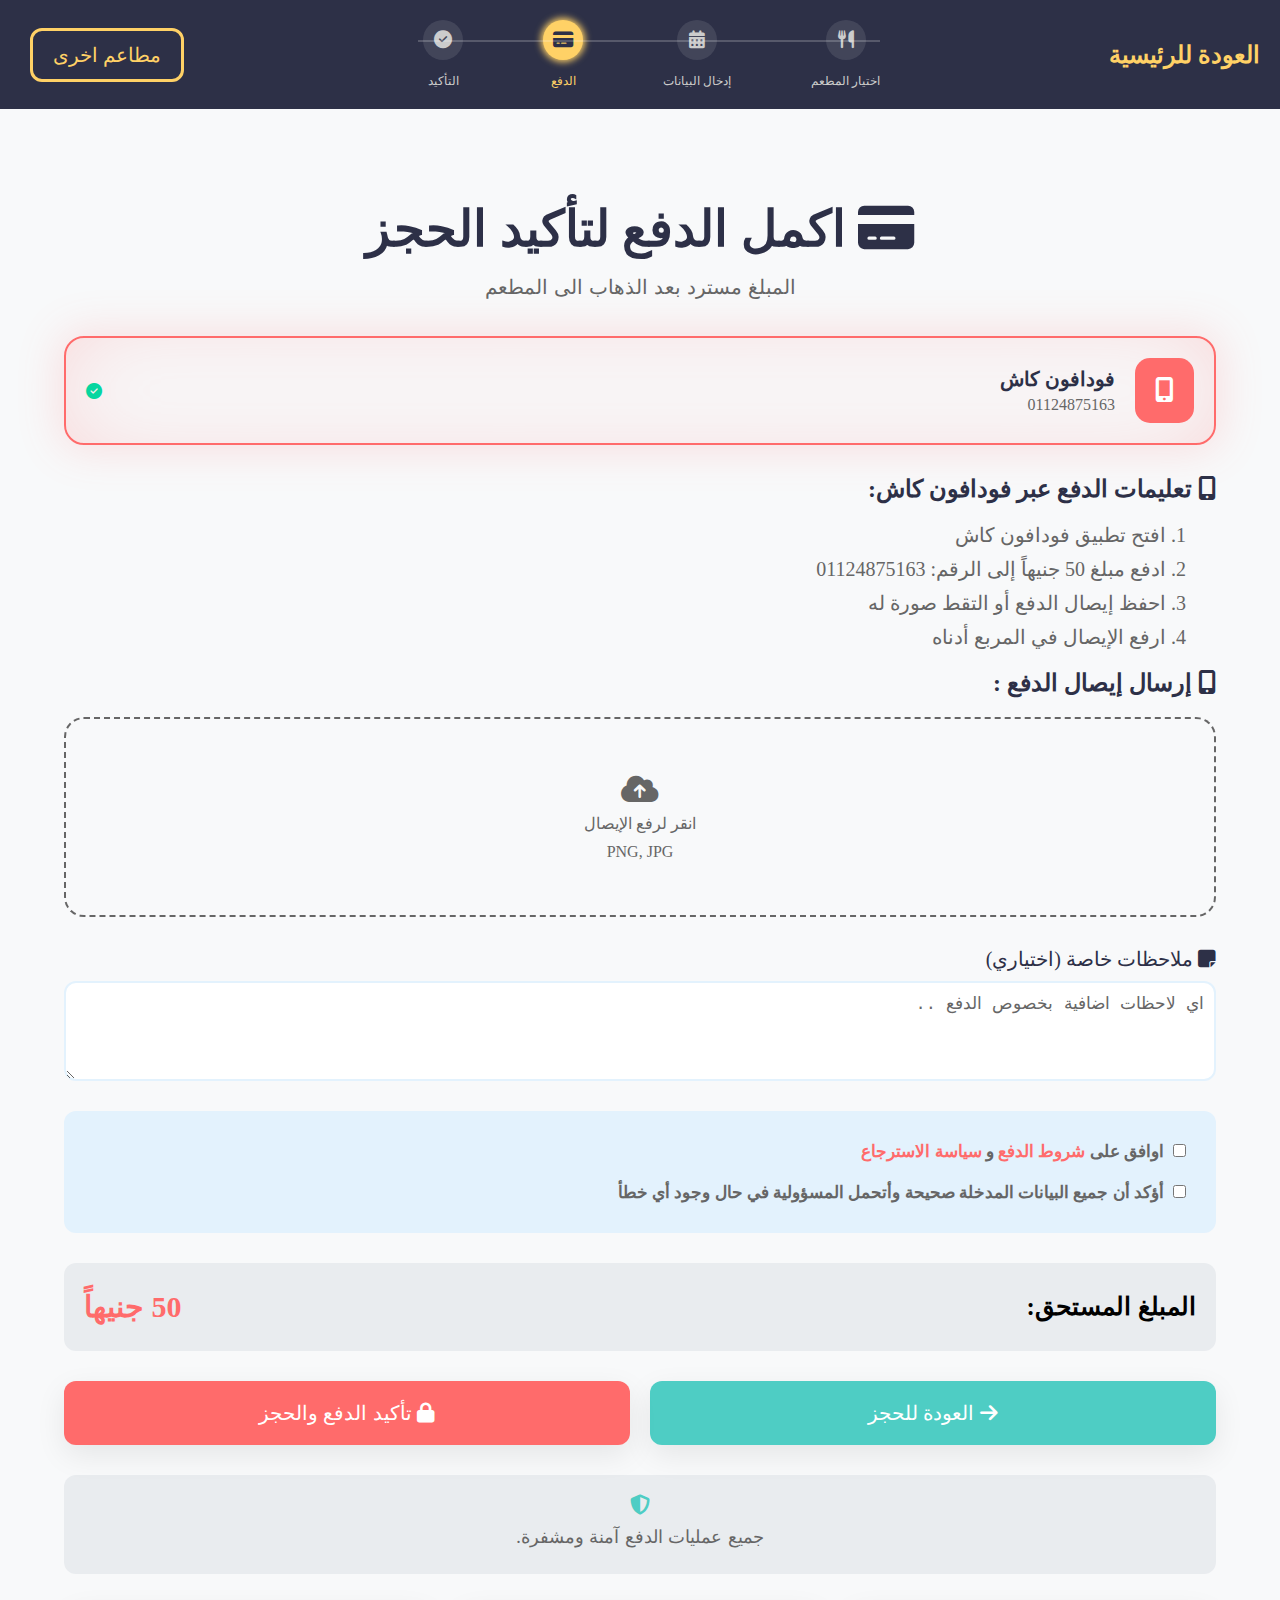
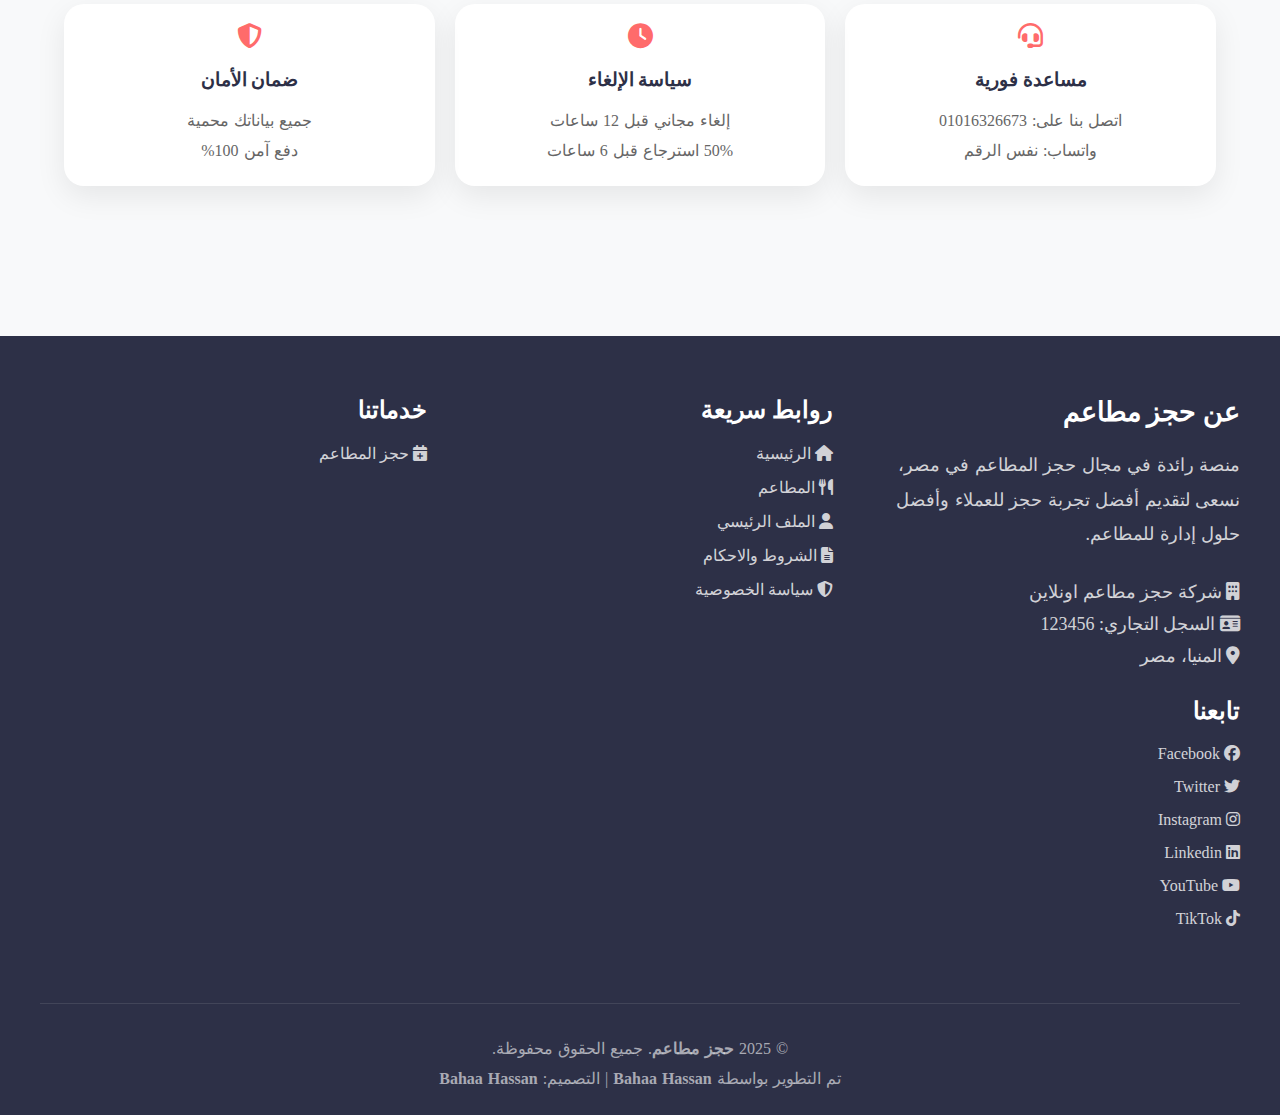
<file: HTML/payment.html>
<html lang="en" dir="rtl">
<head>
    <meta charset="UTF-8">
    <meta name="viewport" content="width=device-width, initial-scale=1.0">
    <title>صفحة تأكيد الحجز</title>
    <link rel="stylesheet" href="../CSS/payment.css">
    <link rel="stylesheet" href="https://cdnjs.cloudflare.com/ajax/libs/font-awesome/6.4.0/css/all.min.css">
    <link rel="icon" href="images/favicon.ico" type="image/x-icon">
</head>
<body>
    <header>
        <nav>
            <h2><a href="../HTML/index.html">العودة للرئيسية</a></h2>

            <div class="icon-active">
                <div class="icon">
                    <i class="fa-solid fa-utensils"></i>
                    <span>اختيار المطعم</span>
                </div>
                <div class="icon">
                    <i class="fas fa-calendar-alt"></i>
                    <span>إدخال البيانات</span>
                </div>
                <div class="icon">
                    <i class="fas fa-credit-card"></i>
                    <span>الدفع</span>
                </div>
                <div class="icon">
                    <i class="fas fa-check-circle"></i>
                    <span>التأكيد</span>
                </div>
            </div>

            <div class="back-restaurant-page">
                <a href="../HTML/Restaurants-Page.html">
                    <span>مطاعم اخرى</span>
                </a>
            </div>

        </nav>
    </header>

    <section class="container">
        <div class="head">
            <h2>
                <i class="fas fa-credit-card"></i>
                <span>اكمل الدفع لتأكيد الحجز</span>
            </h2>
            <p>المبلغ مسترد بعد الذهاب الى المطعم</p>
        </div>

        <div class="vodafone-cash">
            <div class="data">
                <i class="fas fa-mobile-alt"></i>
                <div class="num">
                    <h4>فودافون كاش</h4>
                    <span>01124875163</span>
                </div>
            </div>
            <i class="fas fa-check-circle"></i>
        </div>

        <div class="payment-steps">
            <h2>
                <i class="fas fa-mobile-alt"></i>
                <span> تعليمات الدفع عبر فودافون كاش:</span>
            </h2>
            <ol>
                <li>افتح تطبيق فودافون كاش</li>
                <li>ادفع مبلغ 50 جنيهاً إلى الرقم: 01124875163</li>
                <li>احفظ إيصال الدفع أو التقط صورة له</li>
                <li>ارفع الإيصال في المربع أدناه</li>
            </ol>
        </div>

        <div class="send">
            <h2>
                <i class="fas fa-mobile-alt"></i>
                <span>إرسال إيصال الدفع :</span>
            </h2>
            <label for="send-image">
                <i class="fas fa-cloud-upload-alt"></i>
                <span>انقر لرفع الإيصال</span>
                <span>PNG, JPG</span>
            </label>
            <input type="file" accept="image/*" id="send-image" hidden>
        </div>

        <div class="nots">
            <label for="nots">
                <i class="fas fa-sticky-note"></i>
                <span>ملاحظات خاصة (اختياري)</span>
            </label>
            <textarea name="" id="nots" placeholder="اي لاحظات اضافية بخصوص الدفع .."></textarea>
        </div>

        <div class="accpet">
            <div class="">
                <input type="checkbox">
                <label for=""> اوافق على <a href="">شروط الدفع</a> و <a href="">سياسة الاسترجاع</a></label>
            </div>
            <div class="">
                <input type="checkbox">
                <label for="">أؤكد أن جميع البيانات المدخلة صحيحة وأتحمل المسؤولية في حال وجود أي خطأ</label>
            </div>
        </div>

        <div class="amount">
            <p>المبلغ المستحق:</p>
            <span>50 جنيهاً</span>
        </div>

        <div class="btns">
            <button class="back" id="back">
                    <i class="fas fa-arrow-right"></i>
                    <span>العودة للحجز</span>
            </button>
            <button class="continue" id="continue">
                <i class="fas fa-lock"></i>
                <span>تأكيد الدفع والحجز</span>
            </button>
        </div>

        <div class="safe">
            <i class="fas fa-shield-alt"></i>
            <p>جميع عمليات الدفع آمنة ومشفرة.</p>
        </div>

        <div class="steps">
            <div class="box">
                <i class="fas fa-headset"></i>
                <h3>مساعدة فورية</h3>
                <p>اتصل بنا على: 01016326673</p>
                <p>واتساب: نفس الرقم</p>
            </div>
            <div class="box">
                <i class="fas fa-clock"></i>
                <h3>سياسة الإلغاء</h3>
                <p>إلغاء مجاني قبل 12 ساعات</p>
                <p>50% استرجاع قبل 6 ساعات</p>
            </div>
            <div class="box">
                <i class="fas fa-shield-alt"></i>
                <h3>ضمان الأمان</h3>
                <p>جميع بياناتك محمية</p>
                <p>دفع آمن 100%</p>
            </div>
        </div>
    </section>




    <footer>
        <div class="footer">
            <div class="about-site">
                <h2>عن حجز مطاعم</h2>
                <p>منصة رائدة في مجال حجز المطاعم في مصر، نسعى لتقديم أفضل تجربة حجز للعملاء وأفضل حلول إدارة للمطاعم.</p>
                <div>
                    <i class="fas fa-building"></i>
                    <span>شركة حجز مطاعم اونلاين</span>
                </div>

                <div>
                    <i class="fas fa-id-card"></i>
                    <span>السجل التجاري: 123456</span>
                </div>

                <div>
                    <i class="fas fa-map-marker-alt"></i>
                    <span>المنيا، مصر</span>
                </div>

            </div>

            <div class="links">
                <h2>روابط سريعة</h2>
                <ul>
                    <li>
                        <a href="../HTML/index.html">
                            <i class="fas fa-home"></i>
                            <span>الرئيسية</span>
                        </a>
                    </li>
                    <li>
                        <a href="../HTML/Restaurants-Page.html">
                            <i class="fas fa-utensils"></i>
                            <span>المطاعم</span>
                        </a>
                    </li>
                    <li>
                        <a href="#">
                            <i class="fas fa-user"></i>
                            <span>الملف الرئيسي</span>
                        </a>
                    </li>
                    <li>
                        <a href="#">
                            <i class="fas fa-file-alt"></i>
                            <span>الشروط والاحكام</span>
                        </a>
                    </li>
                    <li>
                        <a href="#">
                            <i class="fas fa-shield-alt"></i>
                            <span>سياسة الخصوصية</span>
                        </a>
                    </li>
                </ul>
            </div>

            <div class="services">
                <h2>خدماتنا</h2>
                <ul>
                    <li>
                        <a href="../HTML/Restaurants-Page.html">
                            <i class="fas fa-calendar-plus"></i>
                            <span>حجز المطاعم</span>
                        </a>
                    </li>
                </ul>
            </div>

            <div class="follow-us">
                <h2>تابعنا</h2>
                <ul>
                    <li>
                        <a href="">
                            <i class="fab fa-facebook"></i>
                            <span>Facebook</span>
                        </a>
                    </li>
                    <li>
                        <a href="">
                            <i class="fab fa-twitter"></i>
                            <span>Twitter</span>
                        </a>
                    </li>
                    <li>
                        <a href="">
                            <i class="fab fa-instagram"></i>
                            <span>Instagram</span>
                        </a>
                    </li>
                    <li>
                        <a href="">
                            <i class="fab fa-linkedin"></i>
                            <span>Linkedin</span>
                        </a>
                    </li>
                    <li>
                        <a href="">
                            <i class="fab fa-youtube"></i>
                            <span>YouTube</span>
                        </a>
                    </li>
                    <li>
                        <a href="">
                            <i class="fab fa-tiktok"></i>
                            <span>TikTok</span>
                        </a>
                    </li>
                </ul>
            </div>
        </div>

        <div class="footer-end">
            <p>© 2025  <strong>حجز مطاعم</strong>. جميع الحقوق محفوظة.</p>
            <p>تم التطوير بواسطة <strong>Bahaa Hassan</strong>  | التصميم: <strong>Bahaa Hassan</strong></p>
        </div>
    </footer>

    <script src="../JS/payment.js"></script>
</body>
</html>
</file>
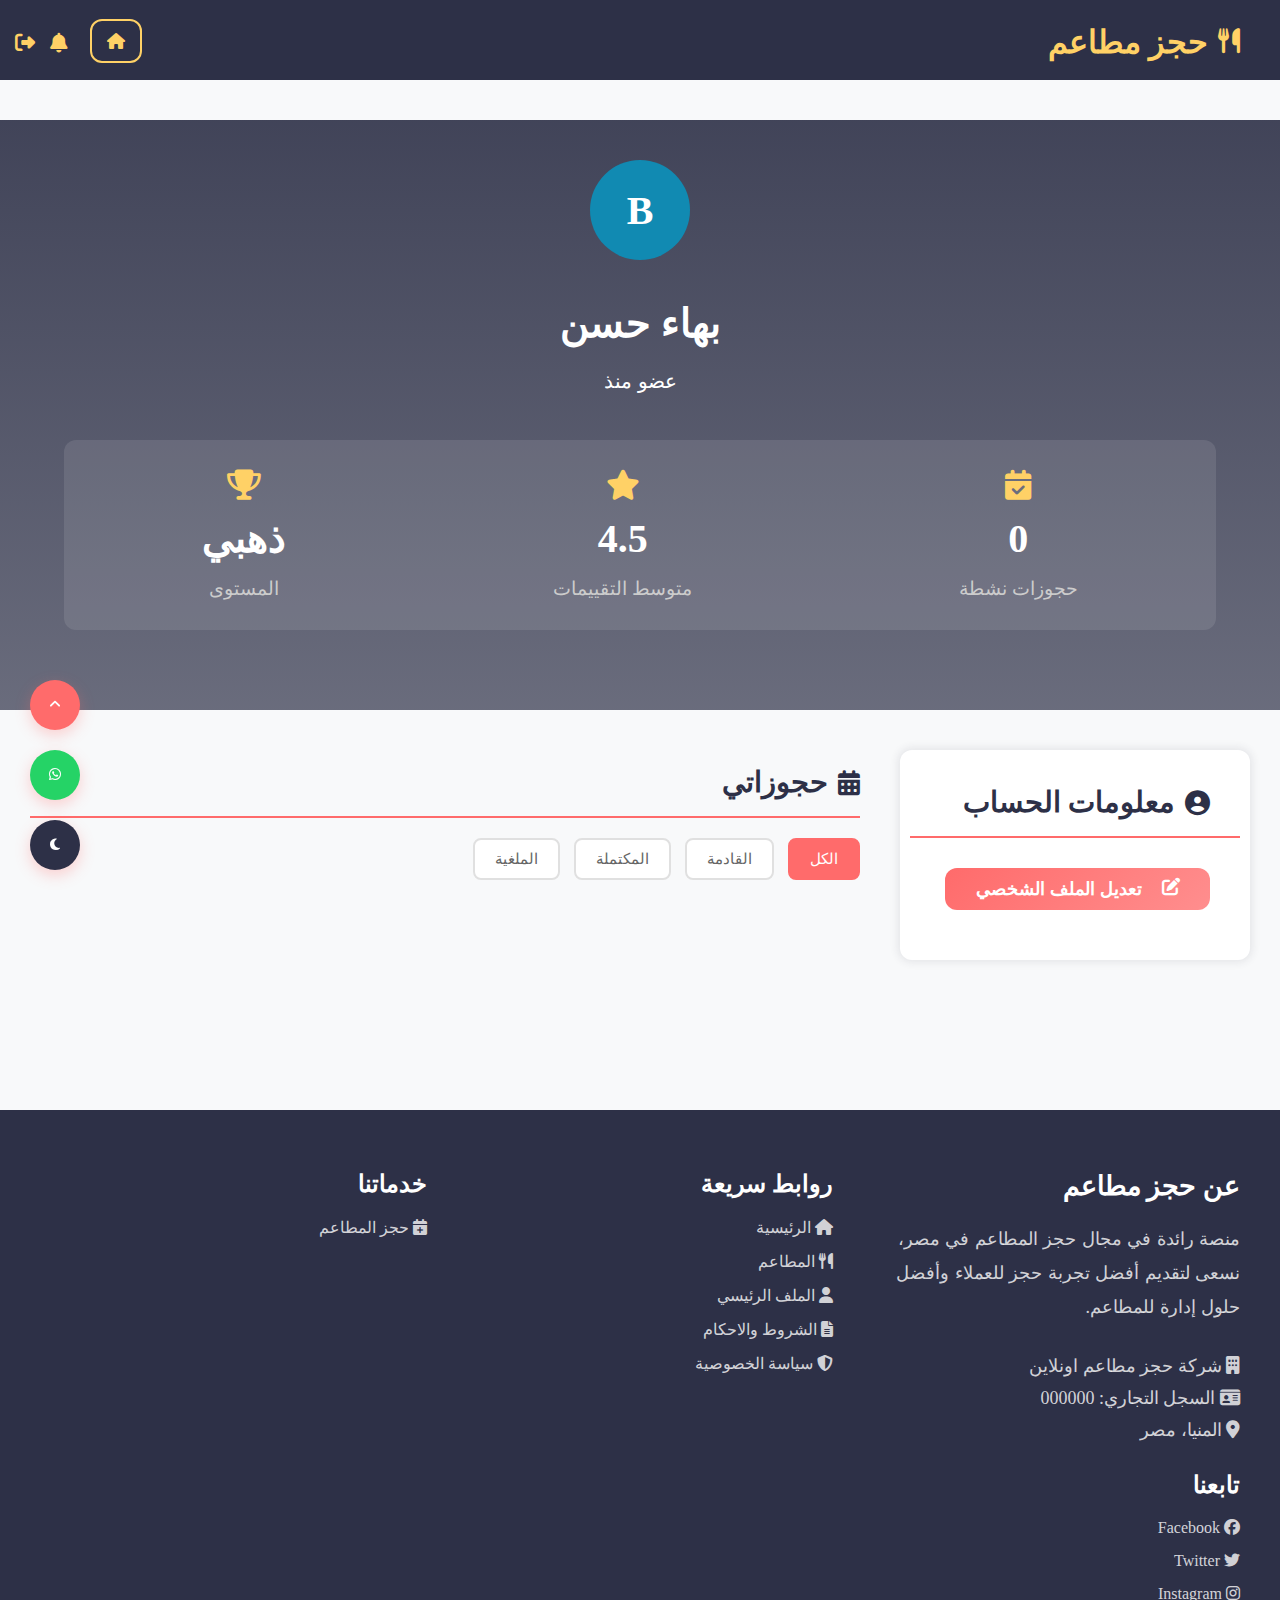
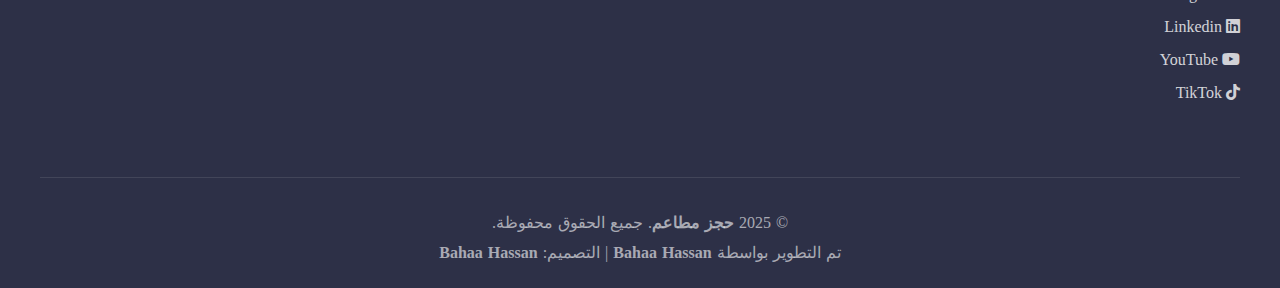
<file: HTML/profil.html>
<!DOCTYPE html>
<html lang="en" dir="rtl">
<head>
    <meta charset="UTF-8">
    <meta name="viewport" content="width=device-width, initial-scale=1.0">
    <link rel="stylesheet" href="../CSS/profil.css">
    <link rel="stylesheet" href="https://cdnjs.cloudflare.com/ajax/libs/font-awesome/6.4.0/css/all.min.css">
    <link rel="icon" href="images/favicon.ico" type="image/x-icon">
    <title>الملف الشخصي</title>
</head>
<body>
    <header >
        <nav>

            <div class="logo">
                <i class="fa-solid fa-utensils"></i>
                <h1>حجز مطاعم</h1>
            </div>

                <a href="../index.html" class="go-home" >
                    <i class="fa-solid fa-house"></i>
                </a>
                
                
            </nav>
            <div class="icon-bell">
                <i class="fa-solid fa-bell"></i>
            </div>
            <i onclick="logout()" class="fa-solid fa-right-from-bracket"></i>
        
    </header> 

    <section>
        <div class="hero">
            <div class="avatar">B</div>
            <h2>بهاء حسن</h2>

            <p>عضو منذ <span></span></p>

            <div class="information-user">

                <div class="inf-box">
                    <i class="fas fa-calendar-check"></i>
                    <span class="number" id="count-booking-active">0</span>
                    <span class="text">حجوزات نشطة</span>
                </div>
                
                <div class="inf-box">
                    <i class="fas fa-star"></i>
                    <span class="number">4.5</span>
                    <span class="text">متوسط التقييمات</span>
                </div>
                
                <div class="inf-box">
                    <i class="fas fa-trophy"></i>
                    <span class="number">ذهبي</span>
                    <span class="text">المستوى</span>
                </div>
            </div>
        </div>

        
    </section>

    <section> 
        <div class="info-user">
            <div class="info-account-user">
                <div class="head">
                    <i class="fas fa-user-circle"></i>
                    <h3>معلومات الحساب</h3>
                </div>
                <ul>
                    <!-- <li>
                        <i class="fas fa-user"></i>
                        <div class="text">
                            <h3>الاسم الكامل</h3>
                            <p>بهاء حسن</p>
                        </div>
                    </li>

                    <li>
                        <i class="fas fa-envelope"></i>
                        <div class="text">
                            <h3>البريد الإلكتروني</h3>
                            <p>bahaa@example.com</p>
                        </div>
                    </li>

                    <li>
                        <i class="fas fa-phone"></i>
                        <div class="text">
                            <h3>رقم الهاتف</h3>
                            <p>+20 100 123 4567</p>
                        </div>
                    </li> -->
                </ul>

                <button onclick="editInfoUser()" class="edit-info-user">
                    <i class="fas fa-edit"></i>
                    <h4>تعديل الملف الشخصي</h4>
                </button>
            </div>

            <div id="transparent">
                <!-- <div class="info-account-user" >
                    <div class="head">
                        
                        <h3>تعديل المعلومات الشخصية</h3>
                    </div>
                    <ul>
                        <li>
                            <i class="fas fa-user"></i>
                            <div class="text">
                                <h3>الاسم الكامل</h3>
                                <p>بهاء حسن</p>
                            </div>
                        </li>
    
                        <li>
                            <i class="fas fa-envelope"></i>
                            <div class="text">
                                <h3>البريد الإلكتروني</h3>
                                <p>bahaa@example.com</p>
                            </div>
                        </li>
    
                        <li>
                            <i class="fas fa-phone"></i>
                            <div class="text">
                                <h3>رقم الهاتف</h3>
                                <p>+20 100 123 4567</p>
                            </div>
                        </li>
                    </ul>
    
                    <div class="two-button">
                        <button onclick="hidTransparent()" id="btn-cancel">إلغاء</button>
                        <button id="btn-edit">تعديل</button>
                    </div>
                </div> -->

            </div>
    
            <div class="bookings">
                <div class="head-1">
                    <i class="fas fa-calendar-alt"></i>
                    <h3>حجوزاتي</h3>
                </div>

                <div class="filters" id="filters">
                    <button id="all" class="active all"><span id="filter-all-booking">الكل</span> <span id="all-booking"></span></button>
                    <button class="accoming" id="accoming"><span id="filter-accoming-booking">القادمة</span> <span id="accoming-booking"></span></button>
                    <button class="completed"><span id="filter-completed-booking">المكتملة</span> <span id="completed-booking"></span></button>
                    <button class="cancelled"><span id="filter-cancelled-booking">الملغية</span> <span id="cancelled-booking"></span></button>
                </div>

                <div class="bookings-list">
                    <!-- <div class="booking-card coming-card"> -->
                        <!-- <div class="head-booking-card">
                            <h3>مطعم فريكة</h3>
                            <span class="coming">قادم</span>
                        </div>

                        <p>مطعم سوري - المنيا</p>

                        <div class="booking-details">
                            <div class="date">
                                <i class="fas fa-calendar"></i>
                                <span>الخميس، 20 يناير 2026</span>
                            </div>
                            <div class="time">
                                <i class="fas fa-clock"></i>
                                <span>8:00 مساءً</span>
                            </div>
                            <div class="count-people">
                                <i class="fas fa-users"></i>
                                <span>4 أشخاص</span>
                            </div>
                        </div>
                    
                    <div class="btns">
                        <button on class="btn-outline">
                            <i class="fas fa-eye"></i>
                            <span>التفاصيل</span>
                        </button>
                        <button class="btn-danger">
                            <i class="fas fa-times"></i>
                            <span>إلغاء الحجز</span>
                        </button>
                        <button class="btn-success">
                            <i class="fas fa-edit"></i>
                            <span>تعديل</span>
                        </button>
                    </div>-->
                    <!-- </div> -->

                    <!-- <div class="booking-card completed-card">
                        <div class="head-booking-card">
                            <h3>مطعم فريكة</h3>
                            <span class="completed">مكتمل</span>
                        </div>

                        <p>مطعم سوري - المنيا</p>

                        <div class="booking-details">
                            <div class="date">
                                <i class="fas fa-calendar"></i>
                                <span>الخميس، 20 يناير 2026</span>
                            </div>
                            <div class="time">
                                <i class="fas fa-clock"></i>
                                <span>8:00 مساءً</span>
                            </div>
                            <div class="count-people">
                                <i class="fas fa-users"></i>
                                <span>4 أشخاص</span>
                            </div>
                        </div>
                    
                    <div class="btns">
                        <button class="btn-outline">
                            <i class="fas fa-eye"></i>
                            <span>التفاصيل</span>
                        </button>
                        <button class="btn-secondary">
                            <i class="fas fa-star"></i>
                            <span>تقييم التجربة</span>
                        </button>
                        <button class="btn-success">
                            <i class="fas fa-redo"></i>
                            <span>اعادة الحجز</span>
                        </button>
                    </div>
                    </div> -->

                    <!-- <div class="booking-card cancelled-card"> -->
                        <!-- <div class="head-booking-card">
                            <h3>مطعم فريكة</h3>
                            <span class="cancelled">ملغي</span>
                        </div>

                        <p>مطعم سوري - المنيا</p>

                        <div class="booking-details">
                            <div class="date">
                                <i class="fas fa-calendar"></i>
                                <span>الخميس، 20 يناير 2026</span>
                            </div>
                            <div class="time">
                                <i class="fas fa-clock"></i>
                                <span>8:00 مساءً</span>
                            </div>
                            <div class="count-people">
                                <i class="fas fa-users"></i>
                                <span>4 أشخاص</span>
                            </div>
                        </div>
                    
                    <div class="btns">
                        <button class="btn-outline">
                            <i class="fas fa-eye"></i>
                            <span>التفاصيل</span>
                        </button>
                        <button class="btn-secondary">
                            <i class="fas fa-redo"></i>
                            <span>اعادة الحجز</span>
                        </button>
                    </div> -->
                    <!-- </div>  -->
                </div>
                
                <div id="transparen">
                    <div class="form">
            <div class="grid">
                <div class="name">
                    <label for="name">
                        <i class="fas fa-user"></i>
                        <span>الاسم بالكامل *</span>
                    </label>
                    <input type="text" name="" id="name" placeholder="ادحل اسمك ثلاثي">
                </div>
                <div class="phone">
                    <label for="phone">
                        <i class="fas fa-phone"></i>
                        <span>رقم الهاتف *</span>
                    </label>
                    <input type="text" name="" id="phone" placeholder="01000000000">
                </div>
                <div class="email">
                    <label for="email">
                        <i class="fas fa-envelope"></i>
                        <span> البريد الإلكتروني *</span>
                    </label>
                    <input type="email" name="" id="email" placeholder="example@gmail.com">
                </div>
                <div class="count-people">
                    <label for="count-people">
                        <i class="fas fa-users"></i>
                        <span>عدد الأشخاص *</span>
                    </label>
                    <input type="text" name="" id="count-people" value="0">
                </div>
                <div class="date">
                    <label for="date">
                        <i class="fas fa-calendar-day"></i>
                        <span>تاريخ الحجز *</span>
                    </label>
                    <input type="date" name="" id="date" placeholder="example@gmail.com">
                </div>
                <div class="time">
                    <label for="time">
                        <i class="fas fa-clock"></i>
                        <span>وقت الحجز *</span>
                    </label>
                    <select name="" id="time">
                        <option selected disabled value="">اختر الوقت المناسب</option>
                        <option value="11 ص">11 ص</option>
                        <option value="12 م">12 م</option>
                        <option value="1 م">1 م</option>
                        <option value="2 م">2 م</option>
                        <option value="3 م">3 م</option>
                        <option value="4 م">4 م</option>
                        <option value="5 م">5 م</option>
                        <option value="6 م">6 م</option>
                        <option value="7 م">7 م</option>
                        <option value="8 م">8 م</option>
                        <option value="9 م">9 م</option>
                        <option value="10 م">10 م</option>
                        <option value="11 م">11 م</option>
                        <option value="12 م">12 ص</option>
                        <option value="1 ص">1 ص</option>
                        <option value="2 ص">2 ص</option>
                        <option value="3 ص">3 ص</option>
                    </select>
                </div>
    
                <div class="nots">
                    <label for="nots">
                        <i class="fas fa-sticky-note"></i>
                        <span>ملاحظات خاصة</span>
                    </label>
                    <textarea name="" id="nots" placeholder="ملاحظات اضافية مثل : عيد ميلاد , حساسية من طعام معين"></textarea>
                </div>
            </div>

            <div class="footer-form">    
    
            <div class="btns">
                <button id="hid-form" class="primary">
                    الغاء
                </button>
                <button id="edit" class="success">
                    تعديل
                </button>
            </div>
    
            <P class="help">
                <i class="fas fa-question-circle"></i>
                <span>تحتاج مساعدة ؟ <a href="">اتصل بنا: 01016326673</a></span>
            </P>
        </div>

                    </div>
                </div>
                

                
            </div>
        </div>
    </section>

    <footer>
        <div class="footer">
            <div class="about-site">
                <h2>عن حجز مطاعم</h2>
                <p>منصة رائدة في مجال حجز المطاعم في مصر، نسعى لتقديم أفضل تجربة حجز للعملاء وأفضل حلول إدارة للمطاعم.</p>
                <div>
                    <i class="fas fa-building"></i>
                    <span>شركة حجز مطاعم اونلاين</span>
                </div>

                <div>
                    <i class="fas fa-id-card"></i>
                    <span>السجل التجاري: 000000</span>
                </div>

                <div>
                    <i class="fas fa-map-marker-alt"></i>
                    <span>المنيا، مصر</span>
                </div>

            </div>

            <div class="links">
                <h2>روابط سريعة</h2>
                <ul>
                    <li>
                        <a href="index.html">
                            <i class="fas fa-home"></i>
                            <span>الرئيسية</span>
                        </a>
                    </li>
                    <li>
                        <a href="HTML/Restaurants-Page.html">
                            <i class="fas fa-utensils"></i>
                            <span>المطاعم</span>
                        </a>
                    </li>
                    <li>
                        <a href="#">
                            <i class="fas fa-user"></i>
                            <span>الملف الرئيسي</span>
                        </a>
                    </li>
                    <li>
                        <a href="#">
                            <i class="fas fa-file-alt"></i>
                            <span>الشروط والاحكام</span>
                        </a>
                    </li>
                    <li>
                        <a href="#">
                            <i class="fas fa-shield-alt"></i>
                            <span>سياسة الخصوصية</span>
                        </a>
                    </li>
                </ul>
            </div>

            <div class="services">
                <h2>خدماتنا</h2>
                <ul>
                    <li>
                        <a href="HTML/Restaurants-Page.html">
                            <i class="fas fa-calendar-plus"></i>
                            <span>حجز المطاعم</span>
                        </a>
                    </li>
                </ul>
            </div>

            <div class="follow-us">
                <h2>تابعنا</h2>
                <ul>
                    <li>
                        <a href="#">
                            <i class="fab fa-facebook"></i>
                            <span>Facebook</span>
                        </a>
                    </li>
                    <li>
                        <a href="#">
                            <i class="fab fa-twitter"></i>
                            <span>Twitter</span>
                        </a>
                    </li>
                    <li>
                        <a href="#">
                            <i class="fab fa-instagram"></i>
                            <span>Instagram</span>
                        </a>
                    </li>
                    <li>
                        <a href="#">
                            <i class="fab fa-linkedin"></i>
                            <span>Linkedin</span>
                        </a>
                    </li>
                    <li>
                        <a href="#">
                            <i class="fab fa-youtube"></i>
                            <span>YouTube</span>
                        </a>
                    </li>
                    <li>
                        <a href="#">
                            <i class="fab fa-tiktok"></i>
                            <span>TikTok</span>
                        </a>
                    </li>
                </ul>
            </div>
        </div>

        <div class="footer-end">
            <p>© 2025  <strong>حجز مطاعم</strong>. جميع الحقوق محفوظة.</p>
            <p>تم التطوير بواسطة <strong>Bahaa Hassan</strong>  | التصميم: <strong>Bahaa Hassan</strong></p>
        </div>
    </footer>

    <div class="floating-buttons">
        <button class="up"><i class="fa-solid fa-angle-up"></i></button>
        <button><i class="fa-brands fa-whatsapp"></i></button>
        <button><i class="fas fa-moon"></i></button>
    </div>


    <script src="../JS/profil.js"></script>

</body>
</html>
</file>
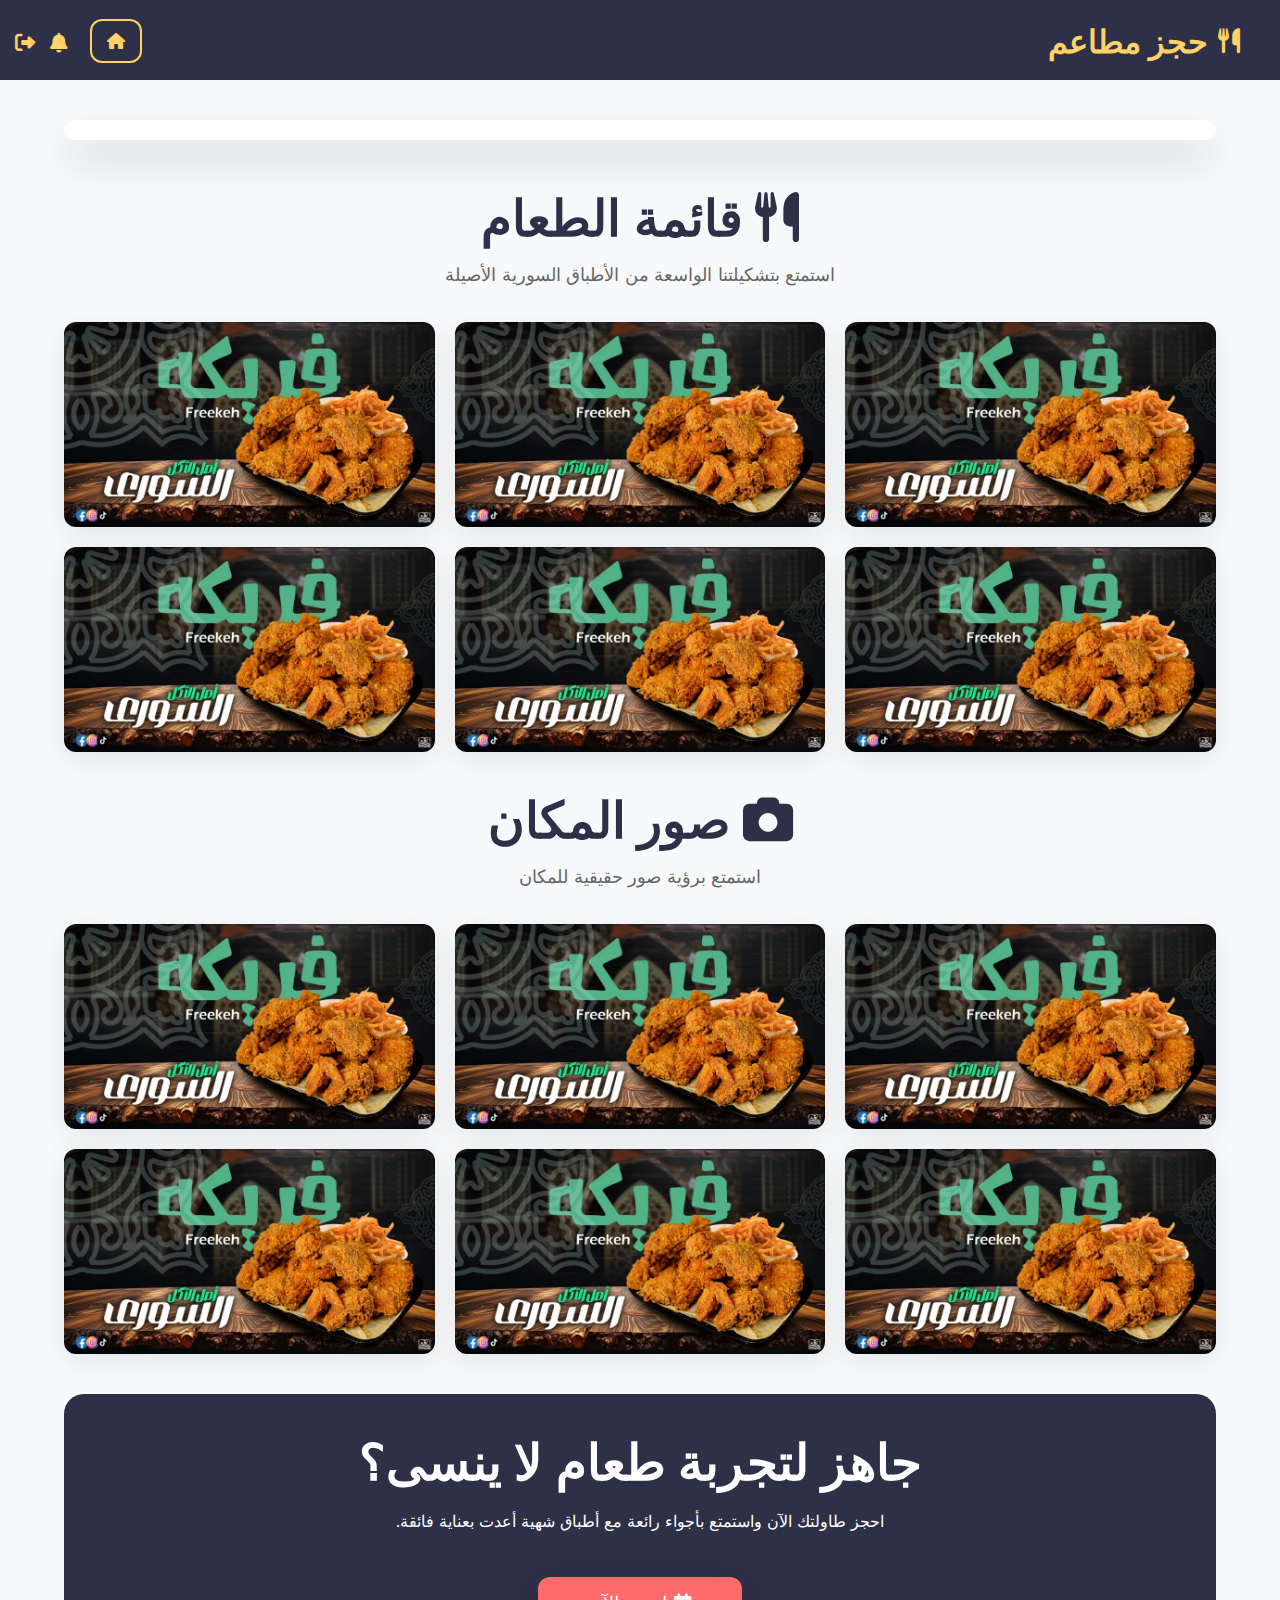
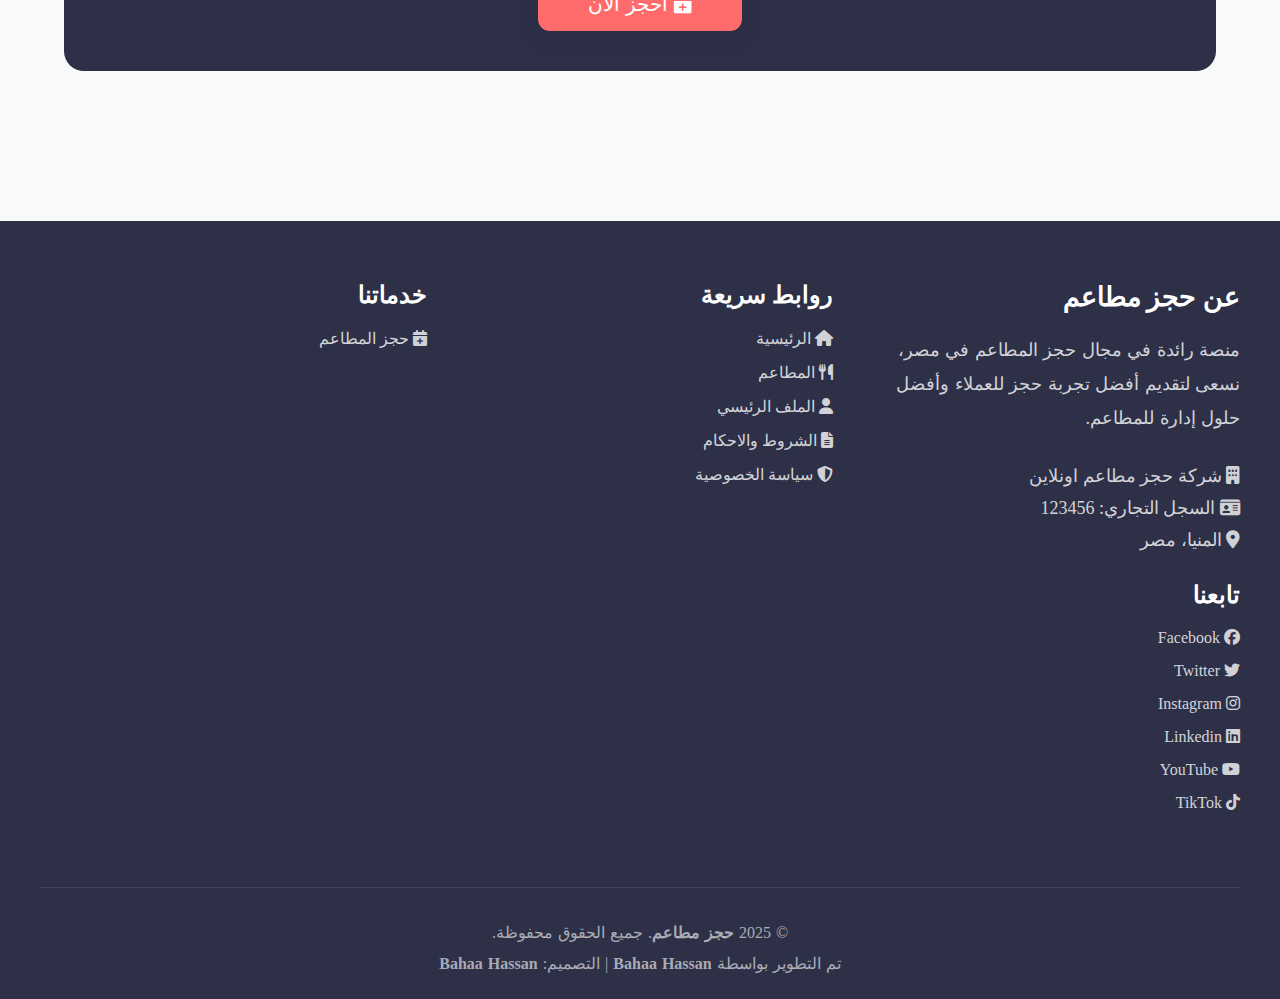
<file: HTML/Restaurant.html>
<!DOCTYPE html>
<html lang="en" dir="rtl">
<head>
    <meta charset="UTF-8">
    <meta name="viewport" content="width=device-width, initial-scale=1.0">
    <link rel="stylesheet" href="../CSS/Restaurant.css">
    <link rel="stylesheet" href="https://cdnjs.cloudflare.com/ajax/libs/font-awesome/6.4.0/css/all.min.css">
    <link rel="icon" href="images/favicon.ico" type="image/x-icon">
    <title>صفحة المطعم</title>
</head>
<body>
    <header >
        <nav>

            <div class="logo">
                <i class="fa-solid fa-utensils"></i>
                <h1>حجز مطاعم</h1>
            </div>

                <a href="../HTML/index.html" class="go-home" >
                    <i class="fa-solid fa-house"></i>
                </a>
                
                
            </nav>
            <div class="icon-bell">
                <i class="fa-solid fa-bell"></i>
            </div>
            <i onclick="logout()" class="fa-solid fa-right-from-bracket"></i>
        
    </header> 

    <section class="container">
        <!-- <div class="head">
            <img src="../images/freekeh.webp" alt="">
            <div class="pp">
                <h2>فريكة - Freekeh</h2>
                <p>
                    <i class="fas fa-star"></i>
                    <span>4.5 (248 تقييم)</span>
                </p>
            </div>
        </div>
        <div class="info-restaurant">
            <div class="box">
                <h2>
                    <i class="fas fa-info-circle"></i>
                    <span>معلومات عامة</span>
                </h2>
                <div class="content">
                    <div class="location">
                        <p>
                            <i class="fas fa-map-marker-alt"></i>
                            <span>الموقع : المنيا - شارع طه حسين</span>
                        </p>
                        <p>
                            <i class="fas fa-utensils"></i>
                            <span>نوع المطبخ : سوري</span>
                        </p>
                        <p>
                            <i class="fas fa-money-bill-wave"></i>
                            <span> نطاق الاسعار : اقتصادي</span>
                        </p>
                        <p>
                            <i class="fas fa-clock"></i>
                            <span>  اوقات العمل : من 11 ص الى 3 ص</span>
                        </p>
                    </div>
                </div>
            </div>
            <div class="box">
                    <h2>
                        <i class="fas fa-phone-alt"></i>
                        <span>معلومات التواصل</span>
                    </h2>
                <div class="content">
                    <div class="contact">
                        <p>
                            <i class="fas fa-phone"></i>
                            <span>الهاتف : 01012345678</span>
                        </p>
                        <p>
                            <i class="fas fa-envelope"></i>
                            <span> البريد الإلكتروني : info@freekeh.com</span>
                        </p>
                        <p>
                            <i class="fas fa-globe"></i>
                            <span>  الموقع الإلكتروني : www.freekeh.com</span>
                        </p>
                    </div>
                </div>
            </div>
            <div class="box">
                <h2>
                    <i class="fas fa-check-circle"></i>
                    <span>المميزات</span>
                </h2>
                <div class="content">
                    <div class="feature">
                        <span>سرعة الخدمة</span>
                        <span>مقاعد مريحة</span>
                        <span>توصيل</span>
                        <span>مناسب للعائلات</span>
                        <span>وجبات سريعة</span>
                        <span>مكان هادئ</span>
                    </div>
                </div>
            </div>
        </div>
        <div class="disc">
            <h2>
                <i class="fas fa-align-right"></i>
                <span>وصف المطعم</span>
            </h2>
            <p>مطعم سوري راقٍ في المنيا، يقدم تجربة أصيلة لأطباق المزة والمشاوي الشهية محضرة باحترافية عالية مع أجواء دمشقية أصيلة. يتميز المطعم بتصميم داخلي أنيق يجمع بين الأصالة والحداثة، مع وجود أماكن جلوس داخلية وخارجية تطل على مناظر خلابة. يقدم المطعم تشكيلة واسعة من الأطباق السورية التقليدية والمعدة بأيدٍ خبيرة، مما يضمن نكهة لا تُنسى.</p>
        </div> -->

    </section>

    <section class="menu">
        <div class="menu-head">
                <h2>
                    <i class="fas fa-utensils"></i>
                    <span>قائمة الطعام</span>
                </h2>
                <p>استمتع بتشكيلتنا الواسعة من الأطباق السورية الأصيلة</p>
        </div>
        <div class="menu-images">
            <img src="../images/freekeh.webp" alt="">
            <img src="../images/freekeh.webp" alt="">
            <img src="../images/freekeh.webp" alt="">
            <img src="../images/freekeh.webp" alt="">
            <img src="../images/freekeh.webp" alt="">
            <img src="../images/freekeh.webp" alt="">
        </div>

        <div class="place-head menu-head">
            <h2>
                <i class="fa-solid fa-camera"></i>
                <span>صور المكان</span>
            </h2>
            <p>استمتع برؤية صور حقيقية للمكان</p>
        </div>
        <div class="menu-images place-images">
            <img src="../images/freekeh.webp" alt="">
            <img src="../images/freekeh.webp" alt="">
            <img src="../images/freekeh.webp" alt="">
            <img src="../images/freekeh.webp" alt="">
            <img src="../images/freekeh.webp" alt="">
            <img src="../images/freekeh.webp" alt="">
        </div>


        <div class="btn">
            <h2>جاهز لتجربة طعام لا ينسى؟</h2>
            <p>احجز طاولتك الآن واستمتع بأجواء رائعة مع أطباق شهية أعدت بعناية فائقة.</p>
            <button onclick="btnBooking()">
                <i class="fas fa-calendar-plus"></i>
                <span>احجز الآن</span>
            </button>
        </div>
    </section>

    <footer>
        <div class="footer">
            <div class="about-site">
                <h2>عن حجز مطاعم</h2>
                <p>منصة رائدة في مجال حجز المطاعم في مصر، نسعى لتقديم أفضل تجربة حجز للعملاء وأفضل حلول إدارة للمطاعم.</p>
                <div>
                    <i class="fas fa-building"></i>
                    <span>شركة حجز مطاعم اونلاين</span>
                </div>

                <div>
                    <i class="fas fa-id-card"></i>
                    <span>السجل التجاري: 123456</span>
                </div>

                <div>
                    <i class="fas fa-map-marker-alt"></i>
                    <span>المنيا، مصر</span>
                </div>

            </div>

            <div class="links">
                <h2>روابط سريعة</h2>
                <ul>
                    <li>
                        <a href="../HTML/index.html">
                            <i class="fas fa-home"></i>
                            <span>الرئيسية</span>
                        </a>
                    </li>
                    <li>
                        <a href="../HTML/Restaurants-Page.html">
                            <i class="fas fa-utensils"></i>
                            <span>المطاعم</span>
                        </a>
                    </li>
                    <li>
                        <a href="#">
                            <i class="fas fa-user"></i>
                            <span>الملف الرئيسي</span>
                        </a>
                    </li>
                    <li>
                        <a href="#">
                            <i class="fas fa-file-alt"></i>
                            <span>الشروط والاحكام</span>
                        </a>
                    </li>
                    <li>
                        <a href="#">
                            <i class="fas fa-shield-alt"></i>
                            <span>سياسة الخصوصية</span>
                        </a>
                    </li>
                </ul>
            </div>

            <div class="services">
                <h2>خدماتنا</h2>
                <ul>
                    <li>
                        <a href="../HTML/Restaurants-Page.html">
                            <i class="fas fa-calendar-plus"></i>
                            <span>حجز المطاعم</span>
                        </a>
                    </li>
                </ul>
            </div>

            <div class="follow-us">
                <h2>تابعنا</h2>
                <ul>
                    <li>
                        <a href="">
                            <i class="fab fa-facebook"></i>
                            <span>Facebook</span>
                        </a>
                    </li>
                    <li>
                        <a href="">
                            <i class="fab fa-twitter"></i>
                            <span>Twitter</span>
                        </a>
                    </li>
                    <li>
                        <a href="">
                            <i class="fab fa-instagram"></i>
                            <span>Instagram</span>
                        </a>
                    </li>
                    <li>
                        <a href="">
                            <i class="fab fa-linkedin"></i>
                            <span>Linkedin</span>
                        </a>
                    </li>
                    <li>
                        <a href="">
                            <i class="fab fa-youtube"></i>
                            <span>YouTube</span>
                        </a>
                    </li>
                    <li>
                        <a href="">
                            <i class="fab fa-tiktok"></i>
                            <span>TikTok</span>
                        </a>
                    </li>
                </ul>
            </div>
        </div>

        <div class="footer-end">
            <p>© 2025  <strong>حجز مطاعم</strong>. جميع الحقوق محفوظة.</p>
            <p>تم التطوير بواسطة <strong>Bahaa Hassan</strong>  | التصميم: <strong>Bahaa Hassan</strong></p>
        </div>
    </footer>

    <script src="../JS/Restaurant.js"></script>
</body>
</html>
</file>
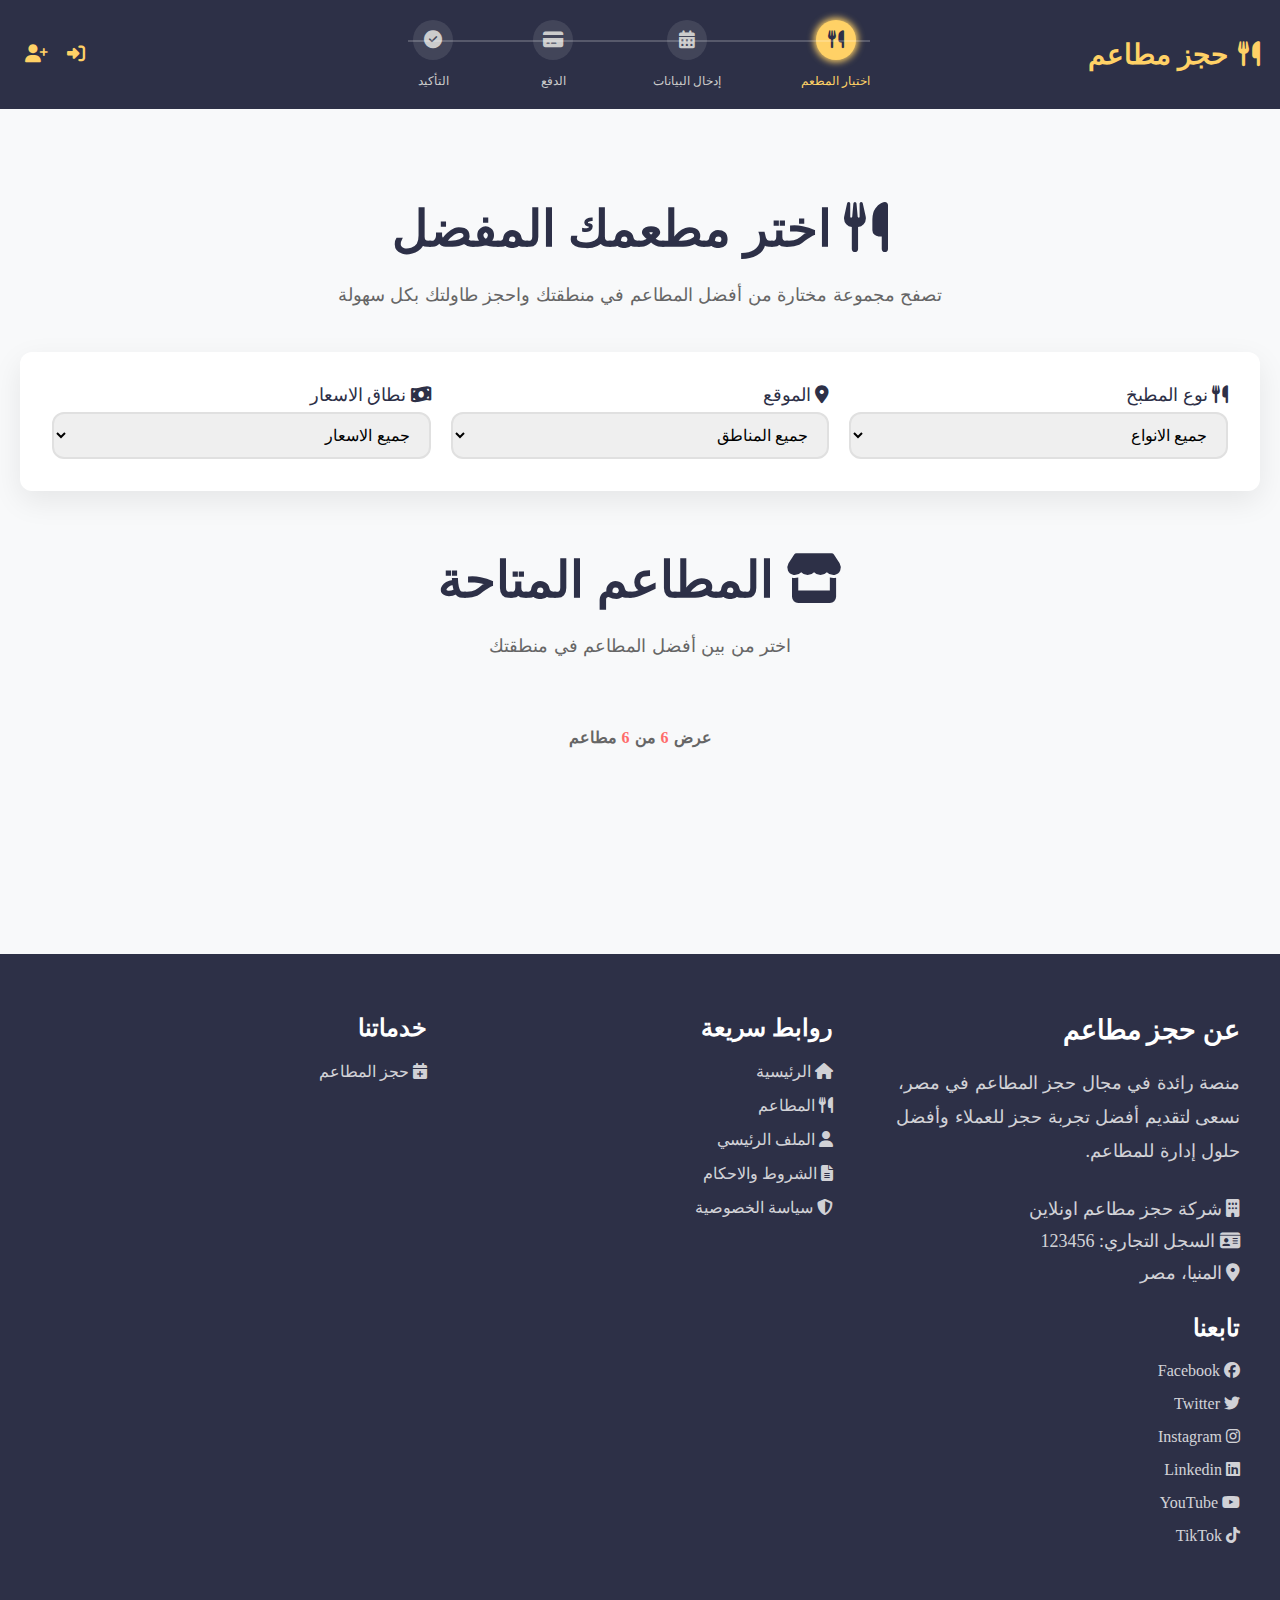
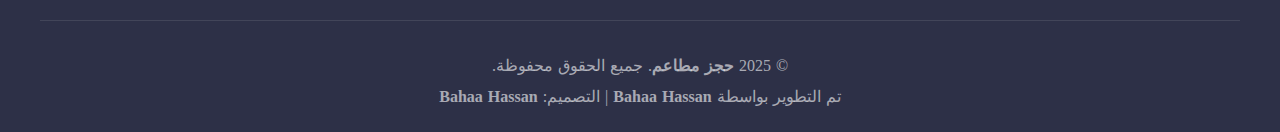
<file: HTML/Restaurants-Page.html>
<!DOCTYPE html>
<html lang="en" dir="rtl">
<head>
    <meta charset="UTF-8">
    <meta name="viewport" content="width=device-width, initial-scale=1.0">
    <link rel="stylesheet" href="../CSS/Restaurants-Page.css">
    <link rel="stylesheet" href="https://cdnjs.cloudflare.com/ajax/libs/font-awesome/6.4.0/css/all.min.css">
    <link rel="icon" href="images/favicon.ico" type="image/x-icon">
    <title>المطاعم</title>
</head>
<body>
    <header>
        <nav>

            <div class="logo">
                <i class="fa-solid fa-utensils"></i>
                <h1>حجز مطاعم</h1>
            </div>

            <div class="icon-active">
                <div class="icon">
                    <i class="fa-solid fa-utensils"></i>
                    <span>اختيار المطعم</span>
                </div>
                <div class="icon">
                    <i class="fas fa-calendar-alt"></i>
                    <span>إدخال البيانات</span>
                </div>
                <div class="icon">
                    <i class="fas fa-credit-card"></i>
                    <span>الدفع</span>
                </div>
                <div class="icon">
                    <i class="fas fa-check-circle"></i>
                    <span>التأكيد</span>
                </div>
            </div>

            <div class="icon-bell">
                <i onclick="goLogin()" class="fa-solid fa-right-to-bracket " title="تسجيل الدخول"></i>
                <!-- <i class="fa-solid fa-bell"></i> -->
                <i onclick="goLogin()" class="fa-solid fa-user-plus" title="انشاء حساب"></i>
            </div>

        </nav>
    </header>


    <section>
        
        <div class="head">
            <h2>
                <i class="fas fa-utensils"></i>
                اختر مطعمك المفضل
            </h2>
            <p>تصفح مجموعة مختارة من أفضل المطاعم في منطقتك واحجز طاولتك بكل سهولة</p>
        </div>
        
        <div class="filters">

            <div class="types filter-box">
                <label for="type">
                    <i class="fas fa-utensils"></i>
                    نوع المطبخ
                </label>
                <select onchange="searchType()" name="type" id="type">
                    <option selected value="جميع الانواع">جميع الانواع</option>
                    <option value="سوري">سوري</option>
                    <option value="فرايد تشكن">فرايد تشكن</option>
                    <option value="بيتي">بيتي</option>
                    <option value="كافيه">كافيه</option>
                </select>
            </div>

            <div class="map filter-box">
                <label for="map">
                    <i class="fas fa-map-marker-alt"></i>
                    الموقع
                </label>
                <select onchange="searchLocation()" name="map" id="map">
                    <option selected value="جميع المناطق">جميع المناطق</option>
                    <option value="المنيا">المنيا</option>
                    <option value="المنيا الجديدة">المنيا الجديدة</option>
                    <option value="مغاغة">مغاغة</option>
                    <option value="بني مزار">بني مزار</option>
                    <option value="سمالوط">سمالوط</option>
                </select>
            </div>

            <div class="price filter-box">
                <label for="price">
                    <i class="fas fa-money-bill-wave"></i>
                    نطاق الاسعار
                </label>
                <select onchange="searchPrice()" name="price" id="price">
                    <option selected value="جميع الاسعار">جميع الاسعار</option>
                    <option value="فاخر">فاخر</option>
                    <option value="متوسط">متوسط</option>
                    <option value="اقتصادي">اقتصادي</option>
                </select>
            </div>

            <!-- <div class="sort-by filter-box">
                <label for="sort-by">
                    <i class="fas fa-sort-amount-down"></i>
                    الترتيب
                </label>
                <select name="sort-by" id="sort-by">
                    <option selected value="الترتيب الافتراضي">الترتيب الافتراضي</option>
                    <option value="">الاعلى سعرا</option>
                    <option value="">الاقل سعرا</option>
                    <option value="">الاعلى تقييما</option>
                    <option value=""> الترتيب بالاسم ( أ - ي )</option>
                </select>
            </div> -->

        </div>
        
        <!-- <div id="button-search">
            <button>بحث</button>
            <button>تصفية</button>
        </div> -->



        <div class="restaurant-section" id="restaurant-section">
            <div class="head">
                <h2>
                    <i class="fas fa-store"></i>
                    المطاعم المتاحة
                </h2>
                <p>اختر من بين أفضل المطاعم في منطقتك</p>
            </div>

            <div class="restaurant-all">
                <!-- <div class="restaurant-box">
                    <img src="../images/freekeh.webp" alt="">

                    <div class="restaurant-desc">
                        <h3>فريكة - Freekeh</h3>

                        <div class="data">
                            <div class="map">
                                <i class="fas fa-map-marker-alt"></i>
                                <span>المنيا</span>
                            </div>

                            <div class="type">
                                <i class="fas fa-utensils"></i>
                                <span>سوري</span>
                            </div>

                            <div class="price">
                                <i class="fas fa-money-bill-wave"></i>
                                <span>مرتفعة</span>
                            </div>
                        </div>

                        <div class="rating">
                            <i class="fa-solid fa-star"></i>
                            <i class="fa-solid fa-star"></i>
                            <i class="fa-solid fa-star"></i>
                            <i class="fa-solid fa-star"></i>
                            <i class="fa-solid fa-star-half-stroke"></i>
                        </div>

                        <p>مطعم سوري راقٍ في المنيا، يقدم تجربة أصيلة لأطباق المزة والمشاوي الشهية محضرة باحترافية عالية مع أجواء دمشقية أصيلة.سرعة الخدمة , مقاعد مريحة , توصيل , مناسب للعائلات</p>

                        <div class="btns">
                            <a class="btn-details">
                                <i class="fas fa-info-circle"></i>
                                <span>التفاصيل</span>
                            </a>

                            <a class="btn-booking">
                                <i class="fas fa-calendar-plus"></i>
                                <span>احجز الان</span>
                            </a>
                        </div>
                    </div>
                </div>

             <div class="restaurant-box">
                    <img src="../images/freekeh.webp" alt="">

                    <div class="restaurant-desc">
                        <h3>فريكة - Freekeh</h3>

                        <div class="data">
                            <div class="map">
                                <i class="fas fa-map-marker-alt"></i>
                                <span>المنيا</span>
                            </div>

                            <div class="type">
                                <i class="fas fa-utensils"></i>
                                <span>سوري</span>
                            </div>

                            <div class="price">
                                <i class="fas fa-money-bill-wave"></i>
                                <span>مرتفعة</span>
                            </div>
                        </div>

                        <div class="rating">
                            <i class="fa-solid fa-star"></i>
                            <i class="fa-solid fa-star"></i>
                            <i class="fa-solid fa-star"></i>
                            <i class="fa-solid fa-star"></i>
                            <i class="fa-solid fa-star-half-stroke"></i>
                        </div>

                        <p>مطعم سوري راقٍ في المنيا، يقدم تجربة أصيلة لأطباق المزة والمشاوي الشهية محضرة باحترافية عالية مع أجواء دمشقية أصيلة.سرعة الخدمة , مقاعد مريحة , توصيل , مناسب للعائلات</p>

                        <div class="btns">
                            <a class="btn-details">
                                <i class="fas fa-info-circle"></i>
                                <span>التفاصيل</span>
                            </a>

                            <a class="btn-booking">
                                <i class="fas fa-calendar-plus"></i>
                                <span>احجز الان</span>
                            </a>
                        </div>
                    </div>
                </div>

                 <div class="restaurant-box">
                    <img src="../images/freekeh.webp" alt="">

                    <div class="restaurant-desc">
                        <h3>فريكة - Freekeh</h3>

                        <div class="data">
                            <div class="map">
                                <i class="fas fa-map-marker-alt"></i>
                                <span>المنيا</span>
                            </div>

                            <div class="type">
                                <i class="fas fa-utensils"></i>
                                <span>سوري</span>
                            </div>

                            <div class="price">
                                <i class="fas fa-money-bill-wave"></i>
                                <span>مرتفعة</span>
                            </div>
                        </div>

                        <div class="rating">
                            <i class="fa-solid fa-star"></i>
                            <i class="fa-solid fa-star"></i>
                            <i class="fa-solid fa-star"></i>
                            <i class="fa-solid fa-star"></i>
                            <i class="fa-solid fa-star-half-stroke"></i>
                        </div>

                        <p>مطعم سوري راقٍ في المنيا، يقدم تجربة أصيلة لأطباق المزة والمشاوي الشهية محضرة باحترافية عالية مع أجواء دمشقية أصيلة.سرعة الخدمة , مقاعد مريحة , توصيل , مناسب للعائلات</p>

                        <div class="btns">
                            <a class="btn-details">
                                <i class="fas fa-info-circle"></i>
                                <span>التفاصيل</span>
                            </a>

                            <a class="btn-booking">
                                <i class="fas fa-calendar-plus"></i>
                                <span>احجز الان</span>
                            </a>
                        </div>
                    </div>
                </div>

                 <div class="restaurant-box">
                    <img src="../images/freekeh.webp" alt="">

                    <div class="restaurant-desc">
                        <h3>فريكة - Freekeh</h3>

                        <div class="data">
                            <div class="map">
                                <i class="fas fa-map-marker-alt"></i>
                                <span>المنيا</span>
                            </div>

                            <div class="type">
                                <i class="fas fa-utensils"></i>
                                <span>سوري</span>
                            </div>

                            <div class="price">
                                <i class="fas fa-money-bill-wave"></i>
                                <span>مرتفعة</span>
                            </div>
                        </div>

                        <div class="rating">
                            <i class="fa-solid fa-star"></i>
                            <i class="fa-solid fa-star"></i>
                            <i class="fa-solid fa-star"></i>
                            <i class="fa-solid fa-star"></i>
                            <i class="fa-solid fa-star-half-stroke"></i>
                        </div>

                        <p>مطعم سوري راقٍ في المنيا، يقدم تجربة أصيلة لأطباق المزة والمشاوي الشهية محضرة باحترافية عالية مع أجواء دمشقية أصيلة.سرعة الخدمة , مقاعد مريحة , توصيل , مناسب للعائلات</p>

                        <div class="btns">
                            <a class="btn-details">
                                <i class="fas fa-info-circle"></i>
                                <span>التفاصيل</span>
                            </a>

                            <a class="btn-booking">
                                <i class="fas fa-calendar-plus"></i>
                                <span>احجز الان</span>
                            </a>
                        </div>
                    </div>
                </div>

                 <div class="restaurant-box">
                    <img src="../images/freekeh.webp" alt="">

                    <div class="restaurant-desc">
                        <h3>فريكة - Freekeh</h3>

                        <div class="data">
                            <div class="map">
                                <i class="fas fa-map-marker-alt"></i>
                                <span>المنيا</span>
                            </div>

                            <div class="type">
                                <i class="fas fa-utensils"></i>
                                <span>سوري</span>
                            </div>

                            <div class="price">
                                <i class="fas fa-money-bill-wave"></i>
                                <span>مرتفعة</span>
                            </div>
                        </div>

                        <div class="rating">
                            <i class="fa-solid fa-star"></i>
                            <i class="fa-solid fa-star"></i>
                            <i class="fa-solid fa-star"></i>
                            <i class="fa-solid fa-star"></i>
                            <i class="fa-solid fa-star-half-stroke"></i>
                        </div>

                        <p>مطعم سوري راقٍ في المنيا، يقدم تجربة أصيلة لأطباق المزة والمشاوي الشهية محضرة باحترافية عالية مع أجواء دمشقية أصيلة.سرعة الخدمة , مقاعد مريحة , توصيل , مناسب للعائلات</p>

                        <div class="btns">
                            <a class="btn-details">
                                <i class="fas fa-info-circle"></i>
                                <span>التفاصيل</span>
                            </a>

                            <a class="btn-booking">
                                <i class="fas fa-calendar-plus"></i>
                                <span>احجز الان</span>
                            </a>
                        </div>
                    </div>
                </div>

                 <div class="restaurant-box">
                    <img src="../images/../images/freekeh.webp" alt="">

                    <div class="restaurant-desc">
                        <h3>فريكة - Freekeh</h3>

                        <div class="data">
                            <div class="map">
                                <i class="fas fa-map-marker-alt"></i>
                                <span>المنيا</span>
                            </div>

                            <div class="type">
                                <i class="fas fa-utensils"></i>
                                <span>سوري</span>
                            </div>

                            <div class="price">
                                <i class="fas fa-money-bill-wave"></i>
                                <span>مرتفعة</span>
                            </div>
                        </div>

                        <div class="rating">
                            <i class="fa-solid fa-star"></i>
                            <i class="fa-solid fa-star"></i>
                            <i class="fa-solid fa-star"></i>
                            <i class="fa-solid fa-star"></i>
                            <i class="fa-solid fa-star-half-stroke"></i>
                        </div>

                        <p>مطعم سوري راقٍ في المنيا، يقدم تجربة أصيلة لأطباق المزة والمشاوي الشهية محضرة باحترافية عالية مع أجواء دمشقية أصيلة.سرعة الخدمة , مقاعد مريحة , توصيل , مناسب للعائلات</p>

                        <div class="btns">
                            <a class="btn-details">
                                <i class="fas fa-info-circle"></i>
                                <span>التفاصيل</span>
                            </a>

                            <a class="btn-booking">
                                <i class="fas fa-calendar-plus"></i>
                                <span>احجز الان</span>
                            </a>
                        </div>
                    </div>
                </div> -->


            </div>

            <p class="restaurant-count">عرض <span>6</span> من <span>6</span> مطاعم</p>
        </div>
    </section>

    <footer>
        <div class="footer">
            <div class="about-site">
                <h2>عن حجز مطاعم</h2>
                <p>منصة رائدة في مجال حجز المطاعم في مصر، نسعى لتقديم أفضل تجربة حجز للعملاء وأفضل حلول إدارة للمطاعم.</p>
                <div>
                    <i class="fas fa-building"></i>
                    <span>شركة حجز مطاعم اونلاين</span>
                </div>

                <div>
                    <i class="fas fa-id-card"></i>
                    <span>السجل التجاري: 123456</span>
                </div>

                <div>
                    <i class="fas fa-map-marker-alt"></i>
                    <span>المنيا، مصر</span>
                </div>

            </div>

            <div class="links">
                <h2>روابط سريعة</h2>
                <ul>
                    <li>
                        <a href="../index.html">
                            <i class="fas fa-home"></i>
                            <span>الرئيسية</span>
                        </a>
                    </li>
                    <li>
                        <a href="../HTML/Restaurants-Page.html">
                            <i class="fas fa-utensils"></i>
                            <span>المطاعم</span>
                        </a>
                    </li>
                    <li>
                        <a href="#">
                            <i class="fas fa-user"></i>
                            <span>الملف الرئيسي</span>
                        </a>
                    </li>
                    <li>
                        <a href="#">
                            <i class="fas fa-file-alt"></i>
                            <span>الشروط والاحكام</span>
                        </a>
                    </li>
                    <li>
                        <a href="#">
                            <i class="fas fa-shield-alt"></i>
                            <span>سياسة الخصوصية</span>
                        </a>
                    </li>
                </ul>
            </div>

            <div class="services">
                <h2>خدماتنا</h2>
                <ul>
                    <li>
                        <a href="../HTML/Restaurants-Page.html">
                            <i class="fas fa-calendar-plus"></i>
                            <span>حجز المطاعم</span>
                        </a>
                    </li>
                </ul>
            </div>

            <div class="follow-us">
                <h2>تابعنا</h2>
                <ul>
                    <li>
                        <a href="">
                            <i class="fab fa-facebook"></i>
                            <span>Facebook</span>
                        </a>
                    </li>
                    <li>
                        <a href="">
                            <i class="fab fa-twitter"></i>
                            <span>Twitter</span>
                        </a>
                    </li>
                    <li>
                        <a href="">
                            <i class="fab fa-instagram"></i>
                            <span>Instagram</span>
                        </a>
                    </li>
                    <li>
                        <a href="">
                            <i class="fab fa-linkedin"></i>
                            <span>Linkedin</span>
                        </a>
                    </li>
                    <li>
                        <a href="">
                            <i class="fab fa-youtube"></i>
                            <span>YouTube</span>
                        </a>
                    </li>
                    <li>
                        <a href="">
                            <i class="fab fa-tiktok"></i>
                            <span>TikTok</span>
                        </a>
                    </li>
                </ul>
            </div>
        </div>

        <div class="footer-end">
            <p>© 2025  <strong>حجز مطاعم</strong>. جميع الحقوق محفوظة.</p>
            <p>تم التطوير بواسطة <strong>Bahaa Hassan</strong>  | التصميم: <strong>Bahaa Hassan</strong></p>
        </div>
    </footer>

    <div id="transparent">
        <div id="alert">
            <span id="alert-msg">Lorem ipsum dolor sit amet consectetur adipisicing elit. Qui voluptate beatae iste! Repellendus necessitatibus ea rem explicabo! Laudantium quia quos iusto earum quas reiciendis, doloribus praesentium tempora, natus quasi ipsa.</span>
            <span id="close-alert">X</span>
        </div>
    </div>

    <script src="../JS/Restaurants-Page.js"></script>
</body>
</html>
</file>
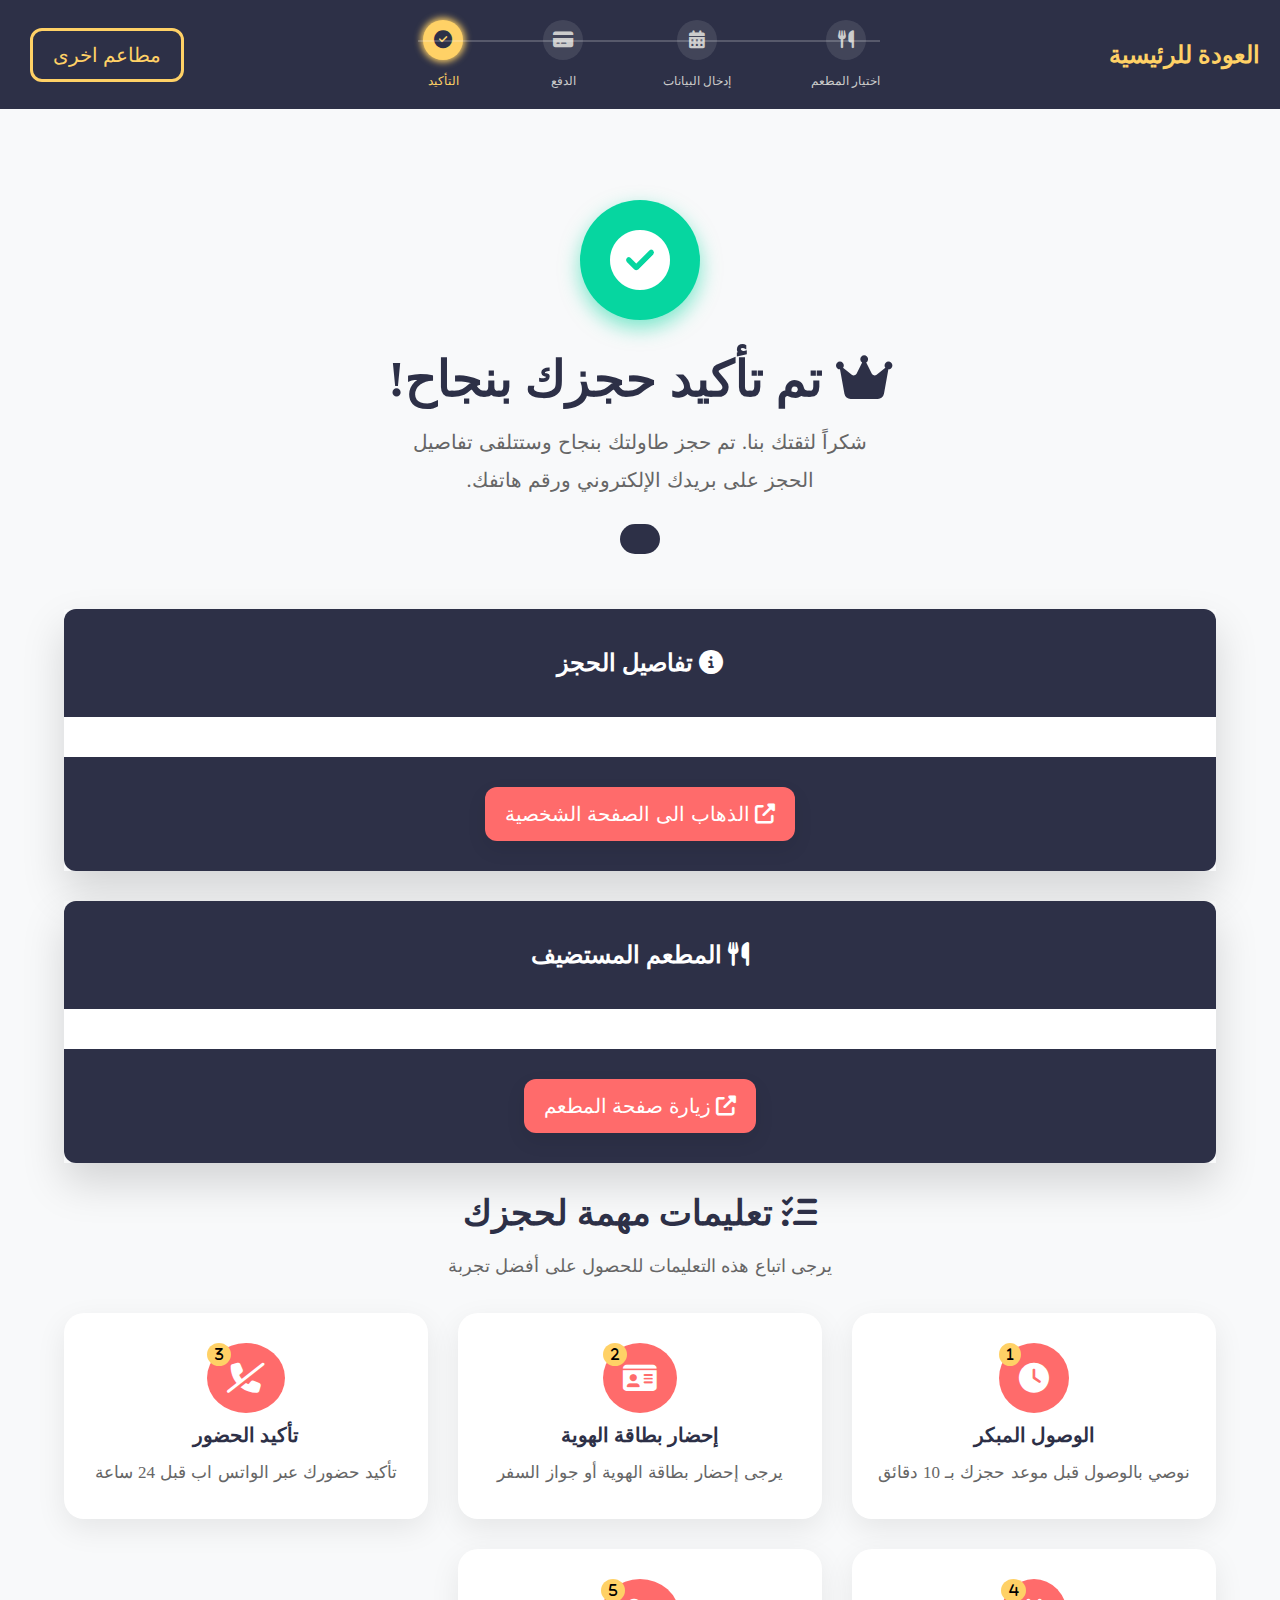
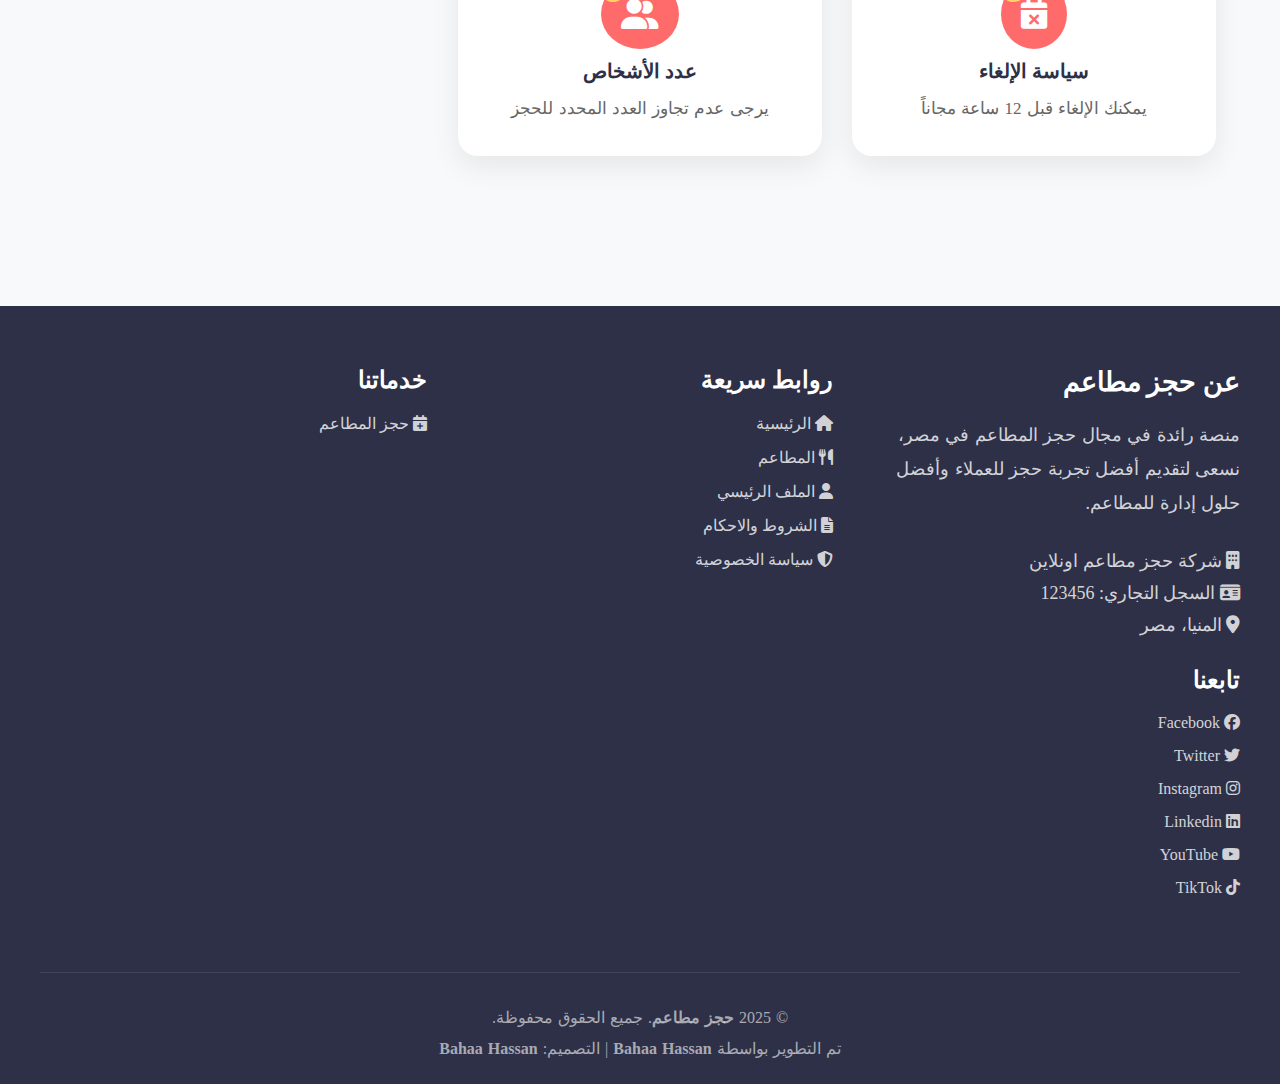
<file: HTML/success.html>
<html lang="en" dir="rtl">
<head>
    <meta charset="UTF-8">
    <meta name="viewport" content="width=device-width, initial-scale=1.0">
    <title>صفحة تأكيد الحجز</title>
    <link rel="stylesheet" href="../CSS/success.css">
    <link rel="stylesheet" href="https://cdnjs.cloudflare.com/ajax/libs/font-awesome/6.4.0/css/all.min.css">
    <link rel="icon" href="images/favicon.ico" type="image/x-icon">
</head>
<body>
    <header>
        <nav>
            <h2><a href="../index.html">العودة للرئيسية</a></h2>

            <div class="icon-active">
                <div class="icon">
                    <i class="fa-solid fa-utensils"></i>
                    <span>اختيار المطعم</span>
                </div>
                <div class="icon">
                    <i class="fas fa-calendar-alt"></i>
                    <span>إدخال البيانات</span>
                </div>
                <div class="icon">
                    <i class="fas fa-credit-card"></i>
                    <span>الدفع</span>
                </div>
                <div class="icon">
                    <i class="fas fa-check-circle"></i>
                    <span>التأكيد</span>
                </div>
            </div>

            <div class="back-restaurant-page">
                <a href="../HTML/Restaurants-Page.html">
                    <span>مطاعم اخرى</span>
                </a>
            </div>

        </nav>
    </header>

    <section class="container">
        <div class="header">
            <div class="icon-head">
                <i class="fas fa-check-circle"></i>
            </div>
            <h2>
                <i class="fas fa-crown"></i>
                <span>تم تأكيد حجزك بنجاح!</span>
            </h2>
            <p>شكراً لثقتك بنا. تم حجز طاولتك بنجاح وستتلقى تفاصيل الحجز على بريدك الإلكتروني ورقم هاتفك.</p>
            <h3 id="num-booking">
                <!-- <i class="fas fa-hashtag"></i>
                <span>BH00000</span> -->
            </h3>
        </div>

        <div class="details">
            <h2>
                <i class="fas fa-info-circle"></i>
                <span>تفاصيل الحجز</span>
            </h2>
            <div class="info" id="info-user">
                <!-- <div class="name">
                    <i class="fas fa-user"></i>
                    <p><strong>الاسم : </strong> <span>محمد محمد محمد</span></p>
                </div>
                <div class="phone">
                    <i class="fas fa-phone"></i>
                    <p><strong>الهاتف:</strong> <span>010000000000</span></p>
                </div>
                <div class="email">
                    <i class="fas fa-user"></i>
                    <p><strong>البريد الإلكتروني:</strong> <span>example@gmail.com</span></p>
                </div>
                <div class="date">
                    <i class="fas fa-calendar-day"></i>
                    <p><strong>التاريخ:</strong> <span>2026-1-25</span></p>
                </div>
                <div class="time">
                    <i class="fas fa-clock"></i>
                    <p><strong>الوقت:</strong> <span>7:00 مساءً</span></p>
                </div>
                <div class="count-people">
                    <i class="fas fa-users"></i>
                    <p><strong>عدد الأشخاص:</strong> <span>4 أشخاص</span></p>
                </div> -->
            </div>
            <div class="foot">
                <button id="go-profile">
                    <i class="fas fa-external-link-alt"></i>
                    <span>الذهاب الى الصفحة الشخصية</span>
                </button>
            </div>
        </div>

        
        
        <div class="details Restaurant" >
            <div class="head">
                <h2>
                    <i class="fas fa-utensils"></i>
                    <span>المطعم المستضيف</span>
                </h2>
            </div>
            <div class="info" id="info-Restaurant">
                <!-- <div class="name">
                    <i class="fas fa-store"></i>
                    <p><strong>اسم المطعم:</strong> <span>فريكة - Freekeh</span></p>
                </div>
                <div class="location">
                    <i class="fas fa-map-marker-alt"></i>
                    <p><strong>لعنوان:</strong> <span>المنيا - شارع طه حسين</span></p>
                </div>
                <div class="date">
                    <i class="fas fa-calendar-day"></i>
                    <p><strong>هاتف المطعم:</strong> <span>2026</span></p>
                </div>
                <div class="date">
                    <i class="fas fa-calendar-day"></i>
                    <p><strong>التقييم:</strong> <span>4.5/5</span></p>
                </div> -->
            </div>
            <div class="foot">
                <button id="go-Restaurant">
                    <i class="fas fa-external-link-alt"></i>
                    <span>زيارة صفحة المطعم</span>
                </button>
            </div>
        </div>

        <div class="important">
            <div class="head">
                <h2>
                    <i class="fas fa-list-check"></i>
                    <span>تعليمات مهمة لحجزك</span>
                </h2>
                <p>يرجى اتباع هذه التعليمات للحصول على أفضل تجربة</p>
            </div>
    
            <div class="steps">
                <div class="box">
                    <div class="icon">
                        <i class="fas fa-clock">
                            <span>1</span>
                        </i>
                    </div>
                    <h4>الوصول المبكر</h4>
                    <p>نوصي بالوصول قبل موعد حجزك بـ 10 دقائق</p>
                </div>
                <div class="box">
                    <div class="icon">
                        <i class="fas fa-id-card">
                            <span>2</span>
                        </i>
                            
                    </div>
                    <h4>إحضار بطاقة الهوية</h4>
                    <p>يرجى إحضار بطاقة الهوية أو جواز السفر</p>
                </div>
                <div class="box">
                    <div class="icon">
                        <i class="fas fa-phone-slash">
                            <span>3</span>
                        </i>
                    </div>
                    <h4>تأكيد الحضور</h4>
                    <p>تأكيد حضورك عبر الواتس اب قبل 24 ساعة</p>
                </div>
                <div class="box">
                    <div class="icon">
                        <i class="fas fa-calendar-times">
                            <span>4</span>
                        </i>
                    </div>
                    <h4>سياسة الإلغاء</h4>
                    <p>يمكنك الإلغاء قبل 12 ساعة مجاناً</p>
                </div>
                <div class="box">
                    <div class="icon">
                        <i class="fas fa-user-group">
                            <span>5</span>
                        </i>
                    </div>
                    <h4>عدد الأشخاص</h4>
                    <p>يرجى عدم تجاوز العدد المحدد للحجز</p>
                </div>
            </div>
        </div>

    </section>



    
    <footer>
        <div class="footer">
            <div class="about-site">
                <h2>عن حجز مطاعم</h2>
                <p>منصة رائدة في مجال حجز المطاعم في مصر، نسعى لتقديم أفضل تجربة حجز للعملاء وأفضل حلول إدارة للمطاعم.</p>
                <div>
                    <i class="fas fa-building"></i>
                    <span>شركة حجز مطاعم اونلاين</span>
                </div>

                <div>
                    <i class="fas fa-id-card"></i>
                    <span>السجل التجاري: 123456</span>
                </div>

                <div>
                    <i class="fas fa-map-marker-alt"></i>
                    <span>المنيا، مصر</span>
                </div>

            </div>

            <div class="links">
                <h2>روابط سريعة</h2>
                <ul>
                    <li>
                        <a href="../HTML/index.html">
                            <i class="fas fa-home"></i>
                            <span>الرئيسية</span>
                        </a>
                    </li>
                    <li>
                        <a href="../HTML/Restaurants-Page.html">
                            <i class="fas fa-utensils"></i>
                            <span>المطاعم</span>
                        </a>
                    </li>
                    <li>
                        <a href="#">
                            <i class="fas fa-user"></i>
                            <span>الملف الرئيسي</span>
                        </a>
                    </li>
                    <li>
                        <a href="#">
                            <i class="fas fa-file-alt"></i>
                            <span>الشروط والاحكام</span>
                        </a>
                    </li>
                    <li>
                        <a href="#">
                            <i class="fas fa-shield-alt"></i>
                            <span>سياسة الخصوصية</span>
                        </a>
                    </li>
                </ul>
            </div>

            <div class="services">
                <h2>خدماتنا</h2>
                <ul>
                    <li>
                        <a href="../HTML/Restaurants-Page.html">
                            <i class="fas fa-calendar-plus"></i>
                            <span>حجز المطاعم</span>
                        </a>
                    </li>
                </ul>
            </div>

            <div class="follow-us">
                <h2>تابعنا</h2>
                <ul>
                    <li>
                        <a href="">
                            <i class="fab fa-facebook"></i>
                            <span>Facebook</span>
                        </a>
                    </li>
                    <li>
                        <a href="">
                            <i class="fab fa-twitter"></i>
                            <span>Twitter</span>
                        </a>
                    </li>
                    <li>
                        <a href="">
                            <i class="fab fa-instagram"></i>
                            <span>Instagram</span>
                        </a>
                    </li>
                    <li>
                        <a href="">
                            <i class="fab fa-linkedin"></i>
                            <span>Linkedin</span>
                        </a>
                    </li>
                    <li>
                        <a href="">
                            <i class="fab fa-youtube"></i>
                            <span>YouTube</span>
                        </a>
                    </li>
                    <li>
                        <a href="">
                            <i class="fab fa-tiktok"></i>
                            <span>TikTok</span>
                        </a>
                    </li>
                </ul>
            </div>
        </div>

        <div class="footer-end">
            <p>© 2025  <strong>حجز مطاعم</strong>. جميع الحقوق محفوظة.</p>
            <p>تم التطوير بواسطة <strong>Bahaa Hassan</strong>  | التصميم: <strong>Bahaa Hassan</strong></p>
        </div>
    </footer>

    <script src="../JS/success.js"></script>
</body>
</html>
</file>
<file: CSS/style.css>
*{
    margin: 0;
    padding: 0;
    box-sizing: border-box;
    scroll-behavior: smooth;
}
body{
    background-color: #f8f9fa;
}
:root {
    --primary-color: #FF6B6B;
    --secondary-color: #4ECDC4;
    --accent-color: #FFD166;
    --dark-color: #2D3047;
    --light-color: #F7F9FC;
    --success-color: #06D6A0;
    --danger-color: #EF476F;
    --info-color: #118AB2;
    --card-bg: #FFFFFF;
    --shadow-color: rgba(45, 48, 71, 0.1);
}
html{
    scroll-behavior: smooth;
}
/* الهيدر */
header{
    background-color: var(--dark-color);
    width: 100%;
    height: 80px;
    padding: 20px ;
    position: fixed;
    z-index: 9999;
    top: 0;
    right: 0;

}
header nav{
    display: flex;
    justify-content: space-between;
    align-items: center;
}
.icon-bar{
    display: none;
    color: var(--accent-color);
    font-size: 30px;
    position: absolute;
    right: 30px;
    top: 10px;
    cursor: pointer;
    transition: .5s ease;
}
.icon-bar:hover{
    transform: rotate(90deg);
}
nav .logo{
    color: var(--accent-color);
    display: flex;
    align-items: center;
    gap: 10px;
    font-size: 14px;
}
nav .image-logo img{
    width: 60px;
}
nav .logo i{
    font-size: 25px;
}

/* البحث */

nav .search{
    display: flex;
    align-items: center;
    position: relative;
    bottom: 0;
}

nav .search input{
    width: 350px;
    height: 35px;
    border-radius: 115px;
    padding: 22px 12px;
    outline: none;
    color: white;
    background-color: #404463;
    border: 1px solid transparent;
    transition:  1s ease ;
    font-size: 20px;
    margin-left: 5px;
}

nav .search input:focus{
    border: 1px solid var(--accent-color);
}

nav .search button{
    border-radius: 140px;
    padding: 13px 13px;
    border: none;
    font-size: 16px;
    background-color: var(--primary-color);
    color: white;
    cursor: pointer;
    transition: .5s ease;
}

nav .search button:hover{
    transform: translateY(-5px);
    box-shadow: 0px 1px 10px 0px var(--danger-color);
}

nav .search button i{
    margin-left: 2px;
}
nav .search .search-restaurant{
    position: absolute;
    bottom: -80px;
    right: 0;
    top: 58px;
    display: none;
    width: 350px;
}
nav .search .search-restaurant ul{
    background-color: var(--dark-color);
    border: 2px solid var(--info-color);
    border-radius: 6px;
    overflow: hidden;
}
nav .search .search-restaurant ul li{ 
    list-style: none;
    display: flex;
    border-bottom: 2px solid var(--info-color);
    transition: .5s ease;
}

nav .search .search-restaurant ul li:hover{
    transform: scale(1.1);
}
nav .search .search-restaurant ul li a{
    text-decoration: none;
    display: flex;
    gap: 15px;
}
nav .search .search-restaurant ul li a img{
    width: 60px;
    height: 70px;
    border-radius: 0 5px 5px 0;
}
nav .search .search-restaurant ul li a h3{
    margin-top: 10px;
    color: white;
}

/* تسجيل الدخول وانشاء حساب */

nav .nav-left a{
    padding: 12px 20px;
    cursor: pointer;
    border: 2px solid var(--accent-color);
    background-color: var(--dark-color);
    color: var(--accent-color);
    font-size: 16px;
    margin: -1px 10px;
    border-radius: 12px;
    transition:  .5s ease;
    display: inline-flex;
    text-decoration: none;
}

nav .nav-left a:hover{
    transform: translatey(-5px);
}

nav .nav-left a i{
    margin-left: 5px;
}

/*لو المستخدم سجل دخول */

.after-login .user{
    color: var(--accent-color);
    font-size: 20px;
    display: flex;
    align-items: baseline;
    left: 20px;
    top: 34px;
    position: fixed;
}
.after-login .user .name{
    display: flex;
    margin-left: 20px;
}
.after-login a{
    color: var(--accent-color);
    border: none;
    text-decoration-line: none;

}
.after-login h4{
        font-size: 15px;
    }

.after-login i{
    margin-left: 5px;
    transition: .5s ease;
    cursor: pointer;
}
.after-login .fa-right-from-bracket{
    margin-right: 20px;
}

.after-login i:hover{
    /* transform: scale(1.2); */
}
.after-login strong{
    margin-left: 5px;
}

/* القسم اللي بعد الهيدر */

.hero{
    width: 100%;
    height: 100%;
    background: linear-gradient(rgba(45, 48, 71, 0.9), rgba(45, 48, 71, 0.7));
    text-align: center;
    margin-top: 120px;
    color: white;
    padding-bottom: 40px;

}
.hero h2{
    font-size: 60px;
    padding: 60px 10px 15px;
}
.hero p{
    font-size: 22px;
    margin-bottom: 15px;
}
.hero .two-button a{
    padding: 13px 32px;
    border-radius: 12px;
    border: none;
    outline: navajowhite;
    margin-bottom: 20px;
    cursor: pointer;
    color: white;
    font-size: 16px;
    margin: 20px 5px 20px 5px;
    transition: .5s ease;
    display: inline-block;
    text-decoration: none;

}
.hero .two-button a:hover{
    transform: translatey(-5px);
    box-shadow: 0 8px 20px rgba(0,0,0,0.15);
}
.hero .two-button a i{
    margin-left: 4px;
}
.hero .two-button .btn-primary{
    background-color: var(--primary-color);
    
}
.hero .two-button .btn-secondary{
    background-color: var(--secondary-color);
}

.hero .information-website{
    display: flex;
    justify-content: space-around;
    align-items: center;
    flex-wrap: wrap;
    background: rgba(255, 255, 255, 0.1);
    padding: 30px;
    width: 60%;
    margin: 40px auto;
    border-radius: 12px;
    gap: 50px;
}
.hero .information-website .inf-box{
    display: flex;
    justify-content: center;
    align-items: center;
    flex-direction: column;
    gap: 15px;
}
.hero .information-website .inf-box i{
    font-size: 30px;
    color: var(--accent-color);
}
.hero .information-website .inf-box .number,
.hero .information-website .inf-box #count-restaurants{
    font-size: 40px;
    font-weight: bold;
}
.hero .information-website .inf-box .text{
    font-size: 30px;
}

/* قسم كيف يعمل الموقع */

.how-it-work{
    margin-top: 60px;
    margin-bottom: 60px;
}
.how-it-work .head{
    text-align: center;
    margin-bottom: 40px;
}
.how-it-work .head h2{
    color: var(--dark-color);
    font-size: 50px;
}

.how-it-work .head p{
    color: #666;
    font-size: 18px;
    margin-top: 20px;
}
.how-it-work .steps-all {
    display: grid;
    grid-template-columns: repeat(auto-fit, minmax(300px, 1fr));
    gap: 30px;
    text-align: center;
    margin: 40px 20px;
}
.how-it-work .steps-all .step-card{
    background-color: white;
    position: relative;
    padding: 30px;
    border-radius: 12px;
    transition: .5s ease;
    box-shadow: 0 10px 30px rgba(0, 0, 0, 0.08);
}
.how-it-work .steps-all .step-card:hover{
    transform: translateY(-10px);
    box-shadow: 0 20px 40px rgba(0, 0, 0, 0.15);
}
.how-it-work .steps-all .step-card .step-number{
    position: absolute;
    right: -15px;
    top: -15px;
    width: 40px;
    height: 40px;
    background-color: var(--primary-color);
    border-radius: 50%;
    display: flex;
    justify-content: center;
    align-items: center;
    font-size: 20px;
    color: white;
}
.how-it-work .steps-all .step-card i{
    font-size: 50px;
    margin-bottom: 30px;
    color: var(--primary-color);
}
.how-it-work .steps-all .step-card h3{
    font-size: 25px;
    color: var(--dark-color);
    margin-bottom: 10px;
}
.how-it-work .steps-all .step-card p{
    font-size: 18px;
    color: #666;
}

/* المطاعم المتاحة */

.restaurant-section{
    margin: 60px 20px;
}
.restaurant-section .head{
    text-align: center;
    margin-bottom: 40px;
}
.restaurant-section .head h2{
    color: var(--dark-color);
    font-size: 50px;
}
.restaurant-section .head h2 i{
    color: #ffc107;
}
.restaurant-section .head p{
    color: #666;
    font-size: 18px;
    margin-top: 20px;
}

.restaurant-all{
    display: grid;
    grid-template-columns: repeat(auto-fill, minmax(350px, 1fr));
    gap: 30px;
}
.restaurant-all .restaurant-box{
    background-color: white;
    text-align: center;
    border-radius: 12px;
    overflow: hidden;
    box-shadow: 0 10px 30px rgba(0, 0, 0, 0.08);
    transition: .5s ease;
}
.restaurant-all .restaurant-box:hover{
    transform: translatey(-10px);
    box-shadow: 0 8px 20px rgba(0,0,0,0.15);
}
.restaurant-all .restaurant-box img{
    width: 100%;
    border-radius: 12px 12px 0 0 ;
    transition: .5s ease;
    height: 300px;
}
.restaurant-all .restaurant-box .restaurant-desc{
    padding: 20px;
}
.restaurant-all .restaurant-box .restaurant-desc h3{
    color: var(--dark-color);
    margin: 0 10px 10px 10px;
    font-size: 25px;
}
.restaurant-all .restaurant-box .restaurant-desc .data{
    display: flex;
    justify-content: center;
    align-items: center;
    gap: 10px;
    margin-bottom: 10px;
}
.restaurant-all .restaurant-box .restaurant-desc .data i{
    color: var(--primary-color);
}
.restaurant-all .restaurant-box .restaurant-desc .data span{
    color: #666;
}
.restaurant-all .restaurant-box .restaurant-desc .rating{
    margin-bottom: 10px;
    color: var(--primary-color);
}
.restaurant-all .restaurant-box .restaurant-desc p{
    font-size: 16px;
    margin-bottom: 10px;
    color: #666;
}

.restaurant-all .restaurant-box .restaurant-desc .btns{
    display: flex;
    justify-content: center;
    align-items: center;
    gap: 20px;
}
.restaurant-all .restaurant-box .restaurant-desc .btns button{
    padding: 11px 45px;
    font-size: 17px;
    border-radius: 12px;
    border: none;
    font-weight: bold;
    cursor: pointer;
    transition: .5s ease;
}
.restaurant-all .restaurant-box .restaurant-desc .btns button:hover{
    transform: translatey(-5px);
    box-shadow: 0 8px 20px rgba(0,0,0,0.15);
}
.restaurant-all .restaurant-box .restaurant-desc .btns .btn-details{
    border: 2px solid var(--accent-color);
    color: var(--accent-color);
    background-color: white;
}
.restaurant-all .restaurant-box .restaurant-desc .btns .btn-booking{
    background-color: var(--primary-color);
    color: white;
    
}

.restaurant-section .view-all-restaurant{
    text-align: center;
    margin: 60px 0 90px;
}
.restaurant-section .view-all-restaurant a{
    text-decoration: none;
    font-size: 24px;
    padding: 21px 42px;
    color: white;
    background-color: var(--primary-color);
    border-radius: 18px;
    transition:  .5s ease;
    display: inline-block;
    box-shadow: 0 10px 30px rgba(0, 0, 0, 0.08);
}

.restaurant-section .view-all-restaurant a:hover{
    background-color: var(--primary-color);
    color: white;
    transform: translateY(-8px);
    box-shadow: 0 8px 20px rgba(0, 0, 0, 0.30);
}
/* قسم لماذا تختار موقعنا */

.website-features {
    margin: 20px 20px 80px 20px;
}

.website-features .head{
    text-align: center;
    margin-bottom: 40px;
}
.website-features .head h2{
    color: var(--dark-color);
    font-size: 37px;
}
.website-features .steps-all {
    display: grid;
    grid-template-columns: repeat(auto-fit, minmax(350px, 1fr));
    gap: 30px;
    text-align: center;
}
.website-features .steps-all .step-card{
    background-color: white;
    position: relative;
    padding: 30px;
    border-radius: 12px;
    transition: .5s ease;
    box-shadow: 0 10px 30px rgba(0, 0, 0, 0.08);
}
.website-features .steps-all .step-card:hover{
    transform: translateY(-10px);
    box-shadow: 0 20px 40px rgba(0, 0, 0, 0.15);
}
.website-features .steps-all .step-card i{
    font-size: 50px;
    margin-bottom: 30px;
    color: var(--primary-color);
}
.website-features .steps-all .step-card h3{
    font-size: 25px;
    color: var(--dark-color);
    margin-bottom: 10px;
}
.website-features .steps-all .step-card p{
    font-size: 18px;
    color:  #666;
}

/* الفوتر */
footer{
    background-color: var(--dark-color);
    padding-left: 40px;
    padding-right: 40px;
}
.footer{
    display: grid;
    grid-template-columns: repeat(auto-fill,minmax(300px , 1fr));
    justify-content: center;
    gap: 20px;
    padding: 60px 0;
}
.footer h2{
    color: white;
    margin-bottom: 20px;
}
.footer .about-site{
    color: rgba(255, 255, 255, 0.8);
    font-size: 18px;
}
.footer .about-site p{
    margin-bottom: 30px;
}
.footer .about-site div{
    margin-bottom: 10px;
}


.footer a {
    color: rgba(255, 255, 255, 0.8);
    text-decoration: none;
    font-size: 16px;
    transition: .3s ease;
}
.footer a:hover{
    color: var(--accent-color);
}
.footer li{
    list-style: none;
    margin-bottom: 15px;
    transition: .3s ease;
}
.footer li:hover{
    transform: translateX(-5px);
}

p{
    word-spacing: 1px;
    line-height: 1.9;
}
.footer-end{
    text-align: center;
    padding-top: 30px;
    padding-bottom: 20px;
    border-top: 1px solid rgba(255, 255, 255, 0.1);
    color: rgba(255, 255, 255, 0.6);
}

/* الازرار العائمة */

.floating-buttons{
    position: fixed;
    bottom: 30px;
    left: 30px;
    z-index: 99;
    display: inline-flex;
    flex-direction: column;
    gap: 20px;

}
.floating-buttons button{
    background-color: red ;
    width: 50px;
    height: 50px;
    display: flex;
    justify-content: center;
    align-items: center;
    border-radius: 50%;
    border: none;
    cursor: pointer;
    color: white;
    box-shadow: 0 5px 15px rgba(255, 107, 107, 0.3);
    transition: .5s ease;
}
.floating-buttons button:first-child{
    background-color: var(--primary-color);
}
.floating-buttons button:nth-child(2){
    background-color: #25D366;
}
.floating-buttons button:last-of-type{
    background-color: white;
    color: var(--dark-color);
}
.floating-buttons a:hover , .floating-buttons button:hover{
    transform: scale(1.15);
}
.floating-buttons button.mood{
    background-color: var(--dark-color);
    color: white;
}

/* الاشعارات */
.notifications{
    position: absolute;
    left: 50px;
    top: 43px;
    border: 2px solid black;
    background-color: var(--success-color);
    border-radius: 12px;
    width: 500px;
}

.notifications .head-notif{
    background-color: var(--dark-color);
    padding: 20px;
    border-radius: 9px 9px 0 0 ;
}
.notifications .body-notif ul .liText {
    display: flex;
    font-size: 15px;
    gap: 10px;
    font-style: normal;
    color: var(--dark-color);
    font-weight: 200;
    padding: 0 20px;
}
.notifications .body-notif ul .liText:not(:first-child){
    border-top: 2px solid var(--dark-color);

}
.notifications li.no-notifications {
    display: flex;
    border-top: 2px solid var(--success-color) !important;
    align-items: center;
    justify-content: center;
    flex-direction: column;
    padding-bottom: 20px;
    margin-top: 20px;
}

.notifications .close-notifications{
    position: absolute;
    right: -14px;
    top: -13px;
    background-color: var(--primary-color);
    padding: 7px 10px;
    border-radius: 50%;
}


@media(max-width:970px){
    nav span{
        display: none;
    }
    nav .search{
        flex-grow: 1;
        margin-right: 100px;
    }
    nav .search input{
        width: 220px;
    }
    nav .search .search-restaurant{
        width: 220px;
    }
    
}
@media(max-width:700px){

}
@media(max-width:767px){
    nav .search{
        position: absolute;
        top: 40%;
        left: 50%;
        transform: translate(-50%, -50%);
    }
    nav .search .search-restaurant {
        width: 220px;
        top: 100px;
    }
    .nav{
        display: none;
        flex-direction: column;
        margin-top: 40px;
        gap: 20px;
        background-color: var(--dark-color);
        width: 250px;
        position: absolute;
        right: 0;
        top: 10px;
        height: 93vh;
        text-align: center;
        transition: 1s ease;
    }
    nav .logo{
        margin-top: 20px;
        font-size: 12px;
    }
    nav .search{
        flex-direction: column;
        gap: 10px;
    }
    .nav-left{
        margin-bottom: 20px;
    }
    nav .nav-left a{
        margin-bottom: 10px;
        width: 100%;
        border: none;
        margin-right: 0px;
        border-bottom: 2px solid var(--accent-color);
        border-radius: 0;
        display: flex;
        justify-content: center;
    }
    header{
        height: 50px;
    }
    .icon-bar{
        display: block;
    }
    nav .nav-left a span{
        display: flex;
    }
    .after-login{
        position: absolute;
        left: 20px;
        top: 13px;
    }
    nav .search button{
        display: flex;
        justify-content: center;
        align-items: center;
        gap: 5px;
    }
    header{
        height: 50px;
    }
    .icon-bar{
        display: flex;
    }
    nav span{
        display: block;
    }
    .after-login .user{
        top: 15px;
    }
}

@media(max-width:577px){
    .hero{
    padding-left: 20px;
    padding-right: 20px;
    }
    .how-it-work .head h2{
        font-size: 40px;
    }
    .hero h2 {
        font-size: 30px;
    }
    .restaurant-all{
        grid-template-columns: repeat(auto-fill,minmax(330px , 1fr));
    }
    .restaurant-all .restaurant-box .restaurant-desc .btns .btn-details{
        padding: 12px 20px;
        font-size: 15px;
    }
    .restaurant-all .restaurant-box .restaurant-desc .btns button {
        padding: 12px 20px;
        font-size: 15px;
    }
    .website-features .head h2 {
        font-size: 30px;
    }
    .footer{
        text-align: center;
        gap: 40px;
    }
    .footer li:hover{
        transform: translatey(-4px);
    }
    .restaurant-section .head h2{
        font-size: 40px;
    }
    .website-features .steps-all {
    grid-template-columns: repeat(auto-fit, minmax(330px, 1fr));
}
}
.active{
    display: flex;
}
.dark{
    background-color: black;
}

#transparent{
    position: fixed;
    top: 50%;
    left: 50%;
    transform: translate(-50%, -50%);
    width: 600px;
    background-color: rgba(0, 0, 0, 0.5);
    width: 100%;
    z-index: 9999;
    height: 100%;
    display: none;
}
#alert{
    position: fixed;
    top: 35%;
    left: 50%;
    transform: translate(-50%, -50%) scale(0.8);
    background: var(--card-bg);
    color: var(--danger-color);
    padding: 20px 25px;
    min-width: 280px;
    border-radius: 12px;
    box-shadow: 0 10px 30px var(--shadow-color);
    display: flex;
    justify-content: center;
    align-items: center;
    text-align: center;
    font-size: 25px;
    z-index: 9999;
    transition: 0.3s ease;
    border: 4px solid var(--primary-color);
    animation-name: alert;
    animation-duration: .6s;
    animation-iteration-count: infinite;
    animation-timing-function: linear;
    animation-fill-mode: forwards;
}
@keyframes alert {
    25%{
        border-top: 4px solid var(--dark-color);
    }
    50%{
        border-right: 4px solid var(--dark-color);
    }
    75%{
        border-bottom: 4px solid var(--dark-color);
    }
    100%{
    border-left: 4px solid var(--dark-color);
    }
}
#alert #close-alert{
    position: absolute;
    top: -19px;
    right: -19px;
    background: var(--primary-color);
    padding: 10.5px 15px;
    border-radius: 50%;
    font-size: 20px;
    font-weight: bold;
    color: var(--light-color);
    cursor: pointer;
    transition: .5s ease;
}
#alert #close-alert:hover{
    transform: scale(1.08);
}
</file>
<file: CSS/dashbord.css>
*{
    margin: 0;
    padding: 0;
    box-sizing: border-box;
    scroll-behavior: smooth;
    scroll-behavior: smooth;
}
body{
    background-color: #f8f9fa;
}
:root {
    --primary-color: #FF6B6B;
    --secondary-color: #4ECDC4;
    --accent-color: #FFD166;
    --dark-color: #2D3047;
    --light-color: #F7F9FC;
    --success-color: #06D6A0;
    --danger-color: #EF476F;
    --info-color: #118AB2;
}

header{
    background-color: var(--dark-color);
    width: 100%;
    height: 80px;
    padding: 20px ;
    position: fixed;
    z-index: 9999;
    top: 0;
    right: 0;
    box-shadow: 0 0 8px 20px rgba(0, 0, 0, 0.08);
}
/* الهيدر */
header nav{
    display: flex;
    justify-content: space-between;
    align-items: center;
}
.icon-bar{
    display: none;
    color: var(--accent-color);
    font-size: 30px;
    position: absolute;
    right: 30px;
    top: 10px;
    cursor: pointer;
    transition: .5s ease;
}
.icon-bar:hover{
    transform: rotate(90deg);
}
nav .logo{
    color: white;
    display: flex;
    align-items: baseline;
    gap: 10px;
    font-size: 14px;
}

nav .logo i{
    font-size: 25px;
    color: var(--accent-color);
}


nav .nav-left {
    display: flex;
    align-items: center;
    gap: 5px;
    color: white;
}

nav .nav-left .avatar{
    width: 40px;
    height: 40px;
    background-color: var(--secondary-color);
    border-radius: 50%;
    margin-left: 10px;
    font-size: 30px;
    display: flex;
    justify-content: center;
    align-items: center;
}

nav .nav-left .admin{
    margin-left: 5px;
    margin-left: 20px;
}
nav .nav-left .admin p{
    color: #ccc;
}
nav .nav-left a{
    text-decoration: none;
    transition: .5s ease;
    color: white;
}
nav .nav-left a:hover{
    transform: scale(1.1);
    color: var(--secondary-color);
}
nav .nav-left a i{
    margin-left: 5px;
    font-size: 18px;
}


/* السيد بار */

section{
    display: flex;
}

.sidebar{
    /* margin-top: 80px; */
    width: 220px;
    background-color: var(--dark-color);
    height: 100vh;
    z-index: 999;
    position: fixed;
    right: 0;
    top: 80px;
}
.sidebar ul{
    margin-top: 20px;
}
.sidebar ul li{
    list-style: none;
    font-size: 20px;
    padding: 15px;
    transition: .3s ease;
    cursor: pointer;
    color: white;
}
.active{
    background-color: #666;
    border-right: 5px solid var(--accent-color);
}
.sidebar ul li:hover{
    background-color: #666;
    border-right: 5px solid var(--accent-color);
}
.sidebar ul li:last-of-type{
    margin-top: 30px;
}
.sidebar ul li span{
    margin-right: 10px;
}

/* لوحة التحكم */
.content{
    width: 80%;
    margin: 120px 250px 30px 30px;
    background-color: white;
    padding: 30px;
    border-radius: 20px;
    overflow: auto;
}
.content .bookings{
    display: none;
}
.content .restaurants{
    display: none;
}
.content .users{
    display: none;
}
.content-section .head{
    display: flex;
    gap: 20px;
    font-size: 25px;
    align-items: center;
    color: var(--dark-color);
    margin-bottom: 40px;
}
.content-section .head i{
    font-size: 30px;
}

.content-section .cards{
    display: grid;
    grid-template-columns: repeat(auto-fit,minmax(250px , 1fr));
    gap: 30px;
    margin-bottom: 100px;
}
.content-section .cards .box{
    display: flex;
    justify-content: space-between;
    align-items: center;
    background-color: white;
    padding: 20px;
    border-radius: 12px;
    box-shadow: 0 10px 30px rgba(0, 0, 0, 0.08);
    transition: .5s ease;
}
.content-section .cards .box:first-child{
    border-left: 4px solid var(--primary-color);
}
.content-section .cards .box:nth-child(2){
    border-left: 4px solid var(--secondary-color);
}
.content-section .cards .box:nth-child(3){
    border-left: 4px solid var(--info-color);
}
.content-section .cards .box:nth-child(4){
    border-left: 4px solid var(--success-color);
}
.content-section .cards .box:hover{
    transform: translateY(-5px);
    box-shadow: 0 20px 40px rgba(0, 0, 0, 0.15);
}
.content-section .cards .box .text{
    text-align: center;
}
.content-section .cards .box .text h4{
    color: #666;
}
.content-section .cards .box .text span{
    font-size: 30px;
    color: var(--dark-color);
    font-weight: bold;
}
.content-section .cards .box i{
    padding: 20px;
    background-color: red;
    border-radius: 50%;
    color: white;
    font-size: 25px;
}
.content-section .cards .box .fa-calendar-check{
    background-color: var(--primary-color);
}
.content-section .cards .box .fa-utensils{
    background-color: var(--secondary-color);
}
.content-section .cards .box .fa-users{
    background-color: var(--info-color);
}
.content-section .cards .box .fa-bolt{
    background-color: var(--success-color);
}

/* اخر الحجوزات */

.card-booking{
    padding: 20px;
    box-shadow: 0 10px 30px rgba(0, 0, 0, 0.08);
    border-radius: 12px;
    overflow: auto;
}
.section-header{
    display: flex;
    justify-content: space-between;
    align-items: flex-start;
}
.users .section-header{
    position: relative;
} 
.section-header .text{
    display: flex;
    gap: 20px;
    font-size: 25px;
    align-items: center;
    color: var(--dark-color);
    margin-bottom: 40px;
}
.section-header button{
    padding: 12px 30px;
    border: none;
    border-radius: 12px;
    background-color: var(--danger-color);
    color: white;
    font-size: 18px;
    box-shadow: 0 10px 30px rgba(0, 0, 0, 0.08);
    transition: .5s ease;
    cursor: pointer;
}
.section-header button:hover{
    transform: translateY(-5px);
    box-shadow: 0 20px 40px rgba(0, 0, 0, 0.15);
}
.search-user{
    position: absolute;
    position: absolute;
    left: 50%;
    top: 34%;
    transform: translate(-50%, -50%);
    padding: 10px 50px;
    background-color: var(--dark-color);
    border-radius: 12px;
    display: none;
}
.search-user input{
    padding: 12px;
    border-radius: 10px;
    border: 2px solid var(--dark-color);
    outline: none;
    font-size: 16px;
    outline: none;
    transition: .5s;
}
.search-user input:focus{
    transform: scale(1.1);
}
.search-user span{
    position: absolute;
    top: -19px;
    right: -19px;
    background: var(--primary-color);
    padding: 10.5px 15px;
    border-radius: 50%;
    font-size: 20px;
    font-weight: bold;
    color: var(--light-color);
    cursor: pointer;
    transition: .5s ease;
}
.search-user span:hover{
    transform: scale(1.08);
}
table {
    width: 100%;
    text-align: center;
}
table thead{
    font-size: 18px;
    padding: 20px;
    height: 50px;
    background-color: #f8f9fa;
}

table tbody tr td{
    border-bottom: 1px solid #eee;
    padding: 15px;
}
table tbody tr td i{
    padding: 10px;
    border-radius: 50%;
    color: white;
    cursor: pointer;
    transition: .3s ease;
}
table tbody tr td i:hover{
    transform: scale(1.05);
}
table tbody tr td .fa-check{
    background-color: var(--success-color);
}
table tbody tr td .fa-times{
    background-color: var(--danger-color);
}
table tbody tr td .fa-eye{
    background-color: var(--info-color);
}
table tbody tr td .fa-credit-card{
    background-color: var(--accent-color);
}
table tbody tr td .fa-flag-checkered{
    background-color: var(--dark-color);
}
table tr .status-yellow{
    background-color: rgba(255, 209, 102, 0.2);
    color: #e6a700;
    border-radius: 20px;
}
table .status-green{
    background-color: rgba(6, 214, 160, 0.2);
    color: var(--success-color);
    border-radius: 20px;
}
table .status-end{
    background: rgb(27 214 6 / 47%);
    color: var(--dark-color);
    border-radius: 20px;
}
table .status-red{
    background-color: rgba(239, 71, 111, 0.2);
    color: var(--danger-color);
    border-radius: 20px;
}

/* ادارة المطاعم */
table tbody tr td img{
    width: 50px;
    height: 50px;
    border-radius: 12px;
}
table tbody tr td .fa-star{
    color: var(--accent-color);
    padding: 0;
    font-size: 18px;
}
table tbody tr td strong{
    color: var(--success-color);
}
table tbody tr td .fa-edit{
    background-color: var(--info-color);
    margin-left: 5px;
}
table tbody tr td .fa-trash{
    background-color: var(--primary-color);
}

/* اضافة مطعم جديد */
.form-add-restaurant{
    position: fixed;
    top: 50%;
    left: 50%;
    transform: translate(-50%, -50%);
    width: 600px;
    background-color: rgba(0, 0, 0, 0.5);
    width: 100%;
    z-index: 9999;
    height: 100%;
    display: none;
}
.add-restaurant{
    width: 600px;
    position: absolute;
    top: 50%;
    left: 50%;
    transform: translate(-50%, -50%);
    background-color: white;
    border-radius: 20px;
    height: 90%;
    overflow: auto;
    padding: 25px;
}
.form-add-restaurant .section-header{
    align-items: baseline;
}
.close-form-add-restaurant{
    font-size: 22px;
    cursor: pointer;
}
.add-restaurant .form{
    display: grid;
    grid-template-columns: repeat(auto-fit,minmax(250px , 1fr));
    gap: 20px;
}
.add-restaurant label{
    display: block;
    margin-bottom: 8px;
    font-weight: 500;
    color: var(--dark-color);
    font-size: 22px;
}
.add-restaurant input,
.add-restaurant select,
.add-restaurant textarea{
    width: 100%;
    padding: 12px;
    border-radius: 10px;
    border: 2px solid #e0e0e0;
    font-size: 16px;
    outline: none;
}
.add-restaurant select{
    cursor: pointer;
}
.add-restaurant .images label{
    display: inline-flex;
    flex-direction: column;
    gap: 7px;
}
.add-restaurant .images label i{
    padding: 10px 117px;
    border-radius: 10px;
    border: 2px solid #e0e0e0;
    cursor: pointer;
}
.add-restaurant input:focus{
    border: 2px solid var(--primary-color);
}
.add-restaurant .dic{
    width: 100%;
}
.add-restaurant .two-button {
    text-align: end;
    margin-top: 40px;
}
.add-restaurant .two-button button{
    padding: 13px 32px;
    border-radius: 12px;
    border: none;
    margin-bottom: 20px;
    cursor: pointer;
    color: white;
    font-size: 16px;
    margin: 20px 5px 20px 5px;
    transition: .5s ease;
    display: inline-block;
    text-decoration: none;
}
.add-restaurant .two-button button:hover{
    transform: translateY(-5px);
    box-shadow: 0 0 10px 30px rgba(0, 0, 0, 0.15);
}
.add-restaurant .two-button .cancel{
    background-color: var(--primary-color);
}
.add-restaurant .two-button #btn-add-restaurants{
    background-color: var(--success-color);
}

/* المستخدمين */

table .fa-ban{
        background-color: var(--primary-color);
}
table .user-avatar{
    width: 40px;
    height: 40px;
    background-color: var(--secondary-color);
    border-radius: 50%;
    margin-left: 10px;
    font-size: 30px;
    display: flex;
    justify-content: center;
    align-items: center;
    color: white;
}
table .stop{
    color: var(--primary-color);
}


#show-details-booking{
    position: fixed;
    z-index: 999999999;
    top: 50%;
    left: 50%;
    transform: translate(-50%, -50%);
    width: 100vw;
    height: 100vh;
    background-color: rgba(0, 0, 0,0.5);
    display: none;
}
#show-details-booking .show-details{
    position: absolute;
    width: 700px;
    top: 50%;
    left: 50%;
    transform: translate(-50%, -50%);
    z-index: 9999999999;
    background-color: white;
    overflow: auto;
    border-radius: 20px;
}
#show-details-booking .show-details h2{
    text-align: center;
    padding: 20px;
    color: var(--dark-color);
}
#show-details-booking .show-details .grid-show-details{
    display: grid;
    grid-template-columns: repeat(auto-fit,minmax(250px ,1fr));
    padding: 20px;
    font-size: 17px;
    gap: 20px;
}
#show-details-booking .show-details .grid-show-details div{
    display: flex;
    align-items: center;
    gap: 5px;
}
#show-details-booking .show-details .grid-show-details div strong,
#show-details-booking .show-details .grid-show-details div i{
    color: var(--dark-color);
}
#show-details-booking .show-details .grid-show-details div span{
    color: #666;
}
#show-details-booking .show-details .grid-show-details button{
    grid-column: 1/3;
    padding: 10px 25px;
    border: none;
    border-radius: 10px;
    color: white;
    font-size: 18px;
    cursor: pointer;
    transition: .5s ease;
    background-color: var(--primary-color);
    box-shadow: 0 10px 30px rgba(0, 0, 0, 0.08);
}
#show-details-booking .show-details .grid-show-details button:hover{
    transform: translateY(-5px);
    box-shadow: 0 20px 40px rgba(0, 0, 0, 0.15);
}


.form-notifications {
    margin-top: 70px;
    color: var(--dark-color);
    background-color: #f8f9fa;
    padding: 20px;
    border-radius: 12px;
}
.form-notifications .head{
    margin-bottom: 20px;
    margin-bottom: 40px;
}
.form-notifications label{
    display:block;
    margin-bottom: 10px ;
    font-size: 20px;
}
.form-notifications .email-notifications input{
    margin-bottom: 30px;
    width: 100%;
    padding: 10px;
    border-radius: 10px;
    border: 2px solid #e0e0e0;
    font-size: 16px;
    outline: none;
}
.form-notifications .email-notifications input:focus{
    border: 2px solid var(--dark-color);
    
}

.form-notifications .text-notifications textarea{
    width: 100%;
    padding: 10px;
    height: 120px;
    border-radius: 10px;
    border: 2px solid #e0e0e0;
    font-size: 16px;
    outline: none;
}
.form-notifications .text-notifications textarea:focus{
    border: 2px solid var(--dark-color);
}
.form-notifications button{
    padding: 13px 32px;
    border-radius: 12px;
    border: none;
    background-color: var(--success-color);
    margin-bottom: 20px;
    cursor: pointer;
    color: white;
    font-size: 16px;
    margin: 20px 5px 20px 5px;
    transition: .5s ease;
    display: inline-block;
    text-decoration: none;
    box-shadow: 0 8px 30px rgba(0, 0, 0, 0.08);
}
.form-notifications button:hover{
    transform: translateY(-5px);
    box-shadow: 0 20px 40px rgba(0, 0, 0, 0.15);
}


@media(max-width:768px){
    .sidebar{
        display: none;
    }
    .content{
        width: 100%;
        margin-right: 20px;
    }
    .icon-bar{
        display: block;
        top: 25px;
        font-size: 27px;
    }
    nav .logo h2{
        display: none;
    }
    nav .logo i{
        position: absolute;
        right: 75px;
        top: 29px;
        font-size: 20px;
    }
    .section-header .text{
        font-size: 12px;
        gap: 5px;
    }
    .section-header button{
        padding: 10px 17px;
        font-size: 12px;
    }
    nav .nav-left .avatar {
    width: 30px;
    height: 30px;
    }
    nav .nav-left .admin h3{
        font-size: 16px;
    }
    nav .nav-left .admin p{
        font-size: 13px;
    }
    nav .nav-left a i {
    margin-left: 0px;
    font-size: 14px;
    }
    nav .nav-left .admin{
        margin-left: 10px;
    }
    .section-header{
        align-items: baseline;
    }
    .add-restaurant{
        width: 300px;
    }
    #show-details-booking .show-details{
        width: 400px
    }
    #show-details-booking .show-details .grid-show-details{
        font-size: 14px;
        grid-template-columns: repeat(auto-fit, minmax(180px, 1fr));
    }
}
@media(max-width:450px){
    #show-details-booking .show-details{
        width: 320px
    }
    #show-details-booking .show-details .grid-show-details{
        font-size: 12px;
        grid-template-columns: repeat(auto-fit, minmax(140px, 1fr));
    }
}


.block{
    display: block;
}
.none{
    display: none;
}
</file>
<file: CSS/Home-Page.css>
*{
    margin: 0;
    padding: 0;
    box-sizing: border-box;
    scroll-behavior: smooth;
}
body{
    background-color: #f8f9fa;
}
:root {
    --primary-color: #FF6B6B;
    --secondary-color: #4ECDC4;
    --accent-color: #FFD166;
    --dark-color: #2D3047;
    --light-color: #F7F9FC;
    --success-color: #06D6A0;
    --warning-color: #FFD166;
    --danger-color: #EF476F;
    --info-color: #118AB2;
    --card-bg: #FFFFFF;
    --shadow-color: rgba(45, 48, 71, 0.1);
    --border-radius: 12px;
    --padding-left-right:20px;
}
html{
    scroll-behavior: smooth;
}
/* الهيدر */
header{
    background-color: var(--dark-color);
    width: 100%;
    height: 80px;
    padding: 20px ;
    position: fixed;
    z-index: 9999;
    top: 0;
    right: 0;

}
header nav{
    display: flex;
    justify-content: space-between;
    align-items: center;
}
.icon-bar{
    display: none;
    color: var(--accent-color);
    font-size: 30px;
    position: absolute;
    right: 30px;
    top: 10px;
    cursor: pointer;
    transition: .5s ease;
}
.icon-bar:hover{
    transform: rotate(90deg);
}
nav .logo{
    color: var(--accent-color);
    display: flex;
    align-items: center;
    gap: 10px;
    font-size: 14px;
}

nav .logo i{
    font-size: 25px;
}

/* البحث */

nav .search{
    display: flex;
    align-items: center;
    position: relative;
    bottom: 0;
}

nav .search input{
    width: 350px;
    height: 35px;
    border-radius: 115px;
    padding: 22px 12px;
    outline: none;
    color: white;
    background-color: #404463;
    border: 1px solid transparent;
    transition:  1s ease ;
    font-size: 20px;
    margin-left: 5px;
}

nav .search input:focus{
    border: 1px solid var(--accent-color);
}

nav .search button{
    border-radius: 140px;
    padding: 13px 13px;
    border: none;
    font-size: 16px;
    background-color: var(--primary-color);
    color: white;
    cursor: pointer;
    transition: .5s ease;
}

nav .search button:hover{
    transform: translateY(-5px);
    box-shadow: 0px 1px 10px 0px var(--danger-color);
}

nav .search button i{
    margin-left: 2px;
}
nav .search .search-restaurant{
    position: absolute;
    bottom: -80px;
    right: 0;
    top: 58px;
    display: none;
    width: 350px;
}
nav .search .search-restaurant ul{
    background-color: var(--dark-color);
    border: 2px solid var(--info-color);
    border-radius: 6px;
    overflow: hidden;
}
nav .search .search-restaurant ul li{ 
    list-style: none;
    display: flex;
    border-bottom: 2px solid var(--info-color);
    transition: .5s ease;
}

nav .search .search-restaurant ul li:hover{
    transform: scale(1.1);
}
nav .search .search-restaurant ul li a{
    text-decoration: none;
    display: flex;
    gap: 15px;
}
nav .search .search-restaurant ul li a img{
    width: 60px;
    height: 70px;
    border-radius: 0 5px 5px 0;
}
nav .search .search-restaurant ul li a h3{
    margin-top: 10px;
    color: white;
}

/* تسجيل الدخول وانشاء حساب */

nav .nav-left a{
    padding: 12px 20px;
    cursor: pointer;
    border: 2px solid var(--accent-color);
    background-color: var(--dark-color);
    color: var(--accent-color);
    font-size: 16px;
    margin: -1px 10px;
    border-radius: 12px;
    transition:  .5s ease;
    display: inline-flex;
    text-decoration: none;
}

nav .nav-left a:hover{
    transform: translatey(-5px);
}

nav .nav-left a i{
    margin-left: 5px;
}

/*لو المستخدم سجل دخول */

.after-login .user{
    color: var(--accent-color);
    font-size: 20px;
    display: flex;
    align-items: baseline;
    left: 20px;
    top: 34px;
    position: fixed;
}
.after-login .user .name{
    display: flex;
    margin-left: 20px;
}
.after-login a{
    color: var(--accent-color);
    border: none;
    text-decoration-line: none;

}
.after-login h4{
        font-size: 15px;
    }

.after-login i{
    margin-left: 5px;
    transition: .5s ease;
    cursor: pointer;
}
.after-login .fa-right-from-bracket{
    margin-right: 20px;
}

.after-login i:hover{
    transform: scale(1.2);
}
.after-login strong{
    margin-left: 5px;
}

/* القسم اللي بعد الهيدر */

.hero{
    width: 100%;
    height: 100%;
    background: linear-gradient(rgba(45, 48, 71, 0.9), rgba(45, 48, 71, 0.7));
    text-align: center;
    margin-top: 120px;
    color: white;
    padding-bottom: 40px;

}
.hero h2{
    font-size: 60px;
    padding: 60px 10px 15px;
}
.hero p{
    font-size: 22px;
    margin-bottom: 15px;
}
.hero .two-button a{
    padding: 13px 32px;
    border-radius: 12px;
    border: none;
    outline: navajowhite;
    margin-bottom: 20px;
    cursor: pointer;
    color: white;
    font-size: 16px;
    margin: 20px 5px 20px 5px;
    transition: .5s ease;
    display: inline-block;
    text-decoration: none;

}
.hero .two-button a:hover{
    transform: translatey(-5px);
    box-shadow: 0 8px 20px rgba(0,0,0,0.15);
}
.hero .two-button a i{
    margin-left: 4px;
}
.hero .two-button .btn-primary{
    background-color: var(--primary-color);
    
}
.hero .two-button .btn-secondary{
    background-color: var(--secondary-color);
}

.hero .information-website{
    display: flex;
    justify-content: space-around;
    align-items: center;
    flex-wrap: wrap;
    background: rgba(255, 255, 255, 0.1);
    padding: 30px;
    width: 60%;
    margin: 40px auto;
    border-radius: 12px;
    gap: 50px;
}
.hero .information-website .inf-box{
    display: flex;
    justify-content: center;
    align-items: center;
    flex-direction: column;
    gap: 15px;
}
.hero .information-website .inf-box i{
    font-size: 30px;
    color: var(--accent-color);
}
.hero .information-website .inf-box .number,
.hero .information-website .inf-box #count-restaurants{
    font-size: 40px;
    font-weight: bold;
}
.hero .information-website .inf-box .text{
    font-size: 30px;
}

/* قسم كيف يعمل الموقع */

.how-it-work{
    margin-top: 60px;
    margin-bottom: 60px;
}
.how-it-work .head{
    text-align: center;
    margin-bottom: 40px;
}
.how-it-work .head h2{
    color: var(--dark-color);
    font-size: 50px;
}

.how-it-work .head p{
    color: #666;
    font-size: 18px;
    margin-top: 20px;
}
.how-it-work .steps-all {
    display: grid;
    grid-template-columns: repeat(auto-fit, minmax(300px, 1fr));
    gap: 30px;
    text-align: center;
    margin: 40px 20px;
}
.how-it-work .steps-all .step-card{
    background-color: white;
    position: relative;
    padding: 30px;
    border-radius: 12px;
    transition: .5s ease;
    box-shadow: 0 10px 30px rgba(0, 0, 0, 0.08);
}
.how-it-work .steps-all .step-card:hover{
    transform: translateY(-10px);
    box-shadow: 0 20px 40px rgba(0, 0, 0, 0.15);
}
.how-it-work .steps-all .step-card .step-number{
    position: absolute;
    right: -15px;
    top: -15px;
    width: 40px;
    height: 40px;
    background-color: var(--primary-color);
    border-radius: 50%;
    display: flex;
    justify-content: center;
    align-items: center;
    font-size: 20px;
    color: white;
}
.how-it-work .steps-all .step-card i{
    font-size: 50px;
    margin-bottom: 30px;
    color: var(--primary-color);
}
.how-it-work .steps-all .step-card h3{
    font-size: 25px;
    color: var(--dark-color);
    margin-bottom: 10px;
}
.how-it-work .steps-all .step-card p{
    font-size: 18px;
    color: #666;
}

/* المطاعم المتاحة */

.restaurant-section{
    margin: 60px 20px;
}
.restaurant-section .head{
    text-align: center;
    margin-bottom: 40px;
}
.restaurant-section .head h2{
    color: var(--dark-color);
    font-size: 50px;
}
.restaurant-section .head h2 i{
    color: #ffc107;
}
.restaurant-section .head p{
    color: #666;
    font-size: 18px;
    margin-top: 20px;
}

.restaurant-all{
    display: grid;
    grid-template-columns: repeat(auto-fill, minmax(350px, 1fr));
    gap: 30px;
}
.restaurant-all .restaurant-box{
    background-color: white;
    text-align: center;
    border-radius: 12px;
    overflow: hidden;
    box-shadow: 0 10px 30px rgba(0, 0, 0, 0.08);
    transition: .5s ease;
}
.restaurant-all .restaurant-box:hover{
    transform: translatey(-10px);
    box-shadow: 0 8px 20px rgba(0,0,0,0.15);
}
.restaurant-all .restaurant-box img{
    width: 100%;
    border-radius: 12px 12px 0 0 ;
    transition: .5s ease;
}
.restaurant-all .restaurant-box .restaurant-desc{
    padding: 20px;
}
.restaurant-all .restaurant-box .restaurant-desc h3{
    color: var(--dark-color);
    margin: 0 10px 10px 10px;
    font-size: 25px;
}
.restaurant-all .restaurant-box .restaurant-desc .data{
    display: flex;
    justify-content: center;
    align-items: center;
    gap: 10px;
    margin-bottom: 10px;
}
.restaurant-all .restaurant-box .restaurant-desc .data i{
    color: var(--primary-color);
}
.restaurant-all .restaurant-box .restaurant-desc .data span{
    color: #666;
}
.restaurant-all .restaurant-box .restaurant-desc .rating{
    margin-bottom: 10px;
    color: var(--primary-color);
}
.restaurant-all .restaurant-box .restaurant-desc p{
    font-size: 16px;
    margin-bottom: 10px;
    color: #666;
}

.restaurant-all .restaurant-box .restaurant-desc .btns{
    display: flex;
    justify-content: center;
    align-items: center;
    gap: 20px;
}
.restaurant-all .restaurant-box .restaurant-desc .btns button{
    padding: 11px 45px;
    font-size: 17px;
    border-radius: 12px;
    border: none;
    font-weight: bold;
    cursor: pointer;
    transition: .5s ease;
}
.restaurant-all .restaurant-box .restaurant-desc .btns button:hover{
    transform: translatey(-5px);
    box-shadow: 0 8px 20px rgba(0,0,0,0.15);
}
.restaurant-all .restaurant-box .restaurant-desc .btns .btn-details{
    border: 2px solid var(--accent-color);
    color: var(--accent-color);
    background-color: white;
}
.restaurant-all .restaurant-box .restaurant-desc .btns .btn-booking{
    background-color: var(--primary-color);
    color: white;
    
}

.restaurant-section .view-all-restaurant{
    text-align: center;
    margin: 60px 0 90px;
}
.restaurant-section .view-all-restaurant a{
    text-decoration: none;
    font-size: 24px;
    padding: 21px 42px;
    color: white;
    background-color: var(--primary-color);
    border-radius: 18px;
    transition:  .5s ease;
    display: inline-block;
    box-shadow: 0 10px 30px rgba(0, 0, 0, 0.08);
}

.restaurant-section .view-all-restaurant a:hover{
    background-color: var(--primary-color);
    color: white;
    transform: translateY(-8px);
    box-shadow: 0 8px 20px rgba(0, 0, 0, 0.30);
}
/* قسم لماذا تختار موقعنا */

.website-features {
    margin: 20px 20px 80px 20px;
}

.website-features .head{
    text-align: center;
    margin-bottom: 40px;
}
.website-features .head h2{
    color: var(--dark-color);
    font-size: 37px;
}
.website-features .steps-all {
    display: grid;
    grid-template-columns: repeat(auto-fit, minmax(350px, 1fr));
    gap: 30px;
    text-align: center;
}
.website-features .steps-all .step-card{
    background-color: white;
    position: relative;
    padding: 30px;
    border-radius: 12px;
    transition: .5s ease;
    box-shadow: 0 10px 30px rgba(0, 0, 0, 0.08);
}
.website-features .steps-all .step-card:hover{
    transform: translateY(-10px);
    box-shadow: 0 20px 40px rgba(0, 0, 0, 0.15);
}
.website-features .steps-all .step-card i{
    font-size: 50px;
    margin-bottom: 30px;
    color: var(--primary-color);
}
.website-features .steps-all .step-card h3{
    font-size: 25px;
    color: var(--dark-color);
    margin-bottom: 10px;
}
.website-features .steps-all .step-card p{
    font-size: 18px;
    color:  #666;
}

/* الفوتر */
footer{
    background-color: var(--dark-color);
    padding-left: 40px;
    padding-right: 40px;
}
.footer{
    display: grid;
    grid-template-columns: repeat(auto-fill,minmax(300px , 1fr));
    justify-content: center;
    gap: 20px;
    padding: 60px 0;
}
.footer h2{
    color: white;
    margin-bottom: 20px;
}
.footer .about-site{
    color: rgba(255, 255, 255, 0.8);
    font-size: 18px;
}
.footer .about-site p{
    margin-bottom: 30px;
}
.footer .about-site div{
    margin-bottom: 10px;
}


.footer a {
    color: rgba(255, 255, 255, 0.8);
    text-decoration: none;
    font-size: 16px;
    transition: .3s ease;
}
.footer a:hover{
    color: var(--accent-color);
}
.footer li{
    list-style: none;
    margin-bottom: 15px;
    transition: .3s ease;
}
.footer li:hover{
    transform: translateX(-5px);
}

p{
    word-spacing: 1px;
    line-height: 1.9;
}
.footer-end{
    text-align: center;
    padding-top: 30px;
    padding-bottom: 20px;
    border-top: 1px solid rgba(255, 255, 255, 0.1);
    color: rgba(255, 255, 255, 0.6);
}

/* الازرار العائمة */

.floating-buttons{
    position: fixed;
    bottom: 30px;
    left: 30px;
    z-index: 99;
    display: inline-flex;
    flex-direction: column;
    gap: 20px;

}
.floating-buttons button{
    background-color: red ;
    width: 50px;
    height: 50px;
    display: flex;
    justify-content: center;
    align-items: center;
    border-radius: 50%;
    border: none;
    cursor: pointer;
    color: white;
    box-shadow: 0 5px 15px rgba(255, 107, 107, 0.3);
    transition: .5s ease;
}
.floating-buttons button:first-child{
    background-color: var(--primary-color);
}
.floating-buttons button:nth-child(2){
    background-color: #25D366;
}
.floating-buttons button:last-of-type{
    background-color: white;
    color: var(--dark-color);
}
.floating-buttons a:hover , .floating-buttons button:hover{
    transform: scale(1.15);
}
.floating-buttons button.mood{
    background-color: var(--dark-color);
    color: white;
}


@media(max-width:970px){
    nav span{
        display: none;
    }
    nav .search{
        flex-grow: 1;
        margin-right: 100px;
    }
    nav .search input{
        width: 220px;
    }
    nav .search .search-restaurant{
        width: 220px;
    }
    
}
@media(max-width:700px){

}
@media(max-width:767px){
    nav .search{
        position: absolute;
        top: 40%;
        left: 50%;
        transform: translate(-50%, -50%);
    }
    nav .search .search-restaurant {
        width: 220px;
        top: 100px;
    }
    .nav{
        display: none;
        flex-direction: column;
        margin-top: 40px;
        gap: 20px;
        background-color: var(--dark-color);
        width: 250px;
        position: absolute;
        right: 0;
        top: 10px;
        height: 93vh;
        text-align: center;
        transition: 1s ease;
    }
    nav .logo{
        margin-top: 20px;
        font-size: 12px;
    }
    nav .search{
        flex-direction: column;
        gap: 10px;
    }
    .nav-left{
        margin-bottom: 20px;
    }
    nav .nav-left a{
        margin-bottom: 10px;
        width: 100%;
        border: none;
        margin-right: 0px;
        border-bottom: 2px solid var(--accent-color);
        border-radius: 0;
        display: flex;
        justify-content: center;
    }
    header{
        height: 50px;
    }
    .icon-bar{
        display: block;
    }
    nav .nav-left a span{
        display: flex;
    }
    .after-login{
        position: absolute;
        left: 20px;
        top: 13px;
    }
    nav .search button{
        display: flex;
        justify-content: center;
        align-items: center;
        gap: 5px;
    }
    header{
        height: 50px;
    }
    .icon-bar{
        display: flex;
    }
    nav span{
        display: block;
    }
    .after-login .user{
        top: 15px;
    }
}

@media(max-width:577px){
    .hero{
    padding-left: 20px;
    padding-right: 20px;
    }
    .how-it-work .head h2{
        font-size: 40px;
    }
    .hero h2 {
        font-size: 30px;
    }
    .restaurant-all{
        grid-template-columns: repeat(auto-fill,minmax(330px , 1fr));
    }
    .restaurant-all .restaurant-box .restaurant-desc .btns .btn-details{
        padding: 12px 20px;
        font-size: 15px;
    }
    .restaurant-all .restaurant-box .restaurant-desc .btns button {
        padding: 12px 20px;
        font-size: 15px;
    }
    .website-features .head h2 {
        font-size: 30px;
    }
    .footer{
        text-align: center;
        gap: 40px;
    }
    .footer li:hover{
        transform: translatey(-4px);
    }
    .restaurant-section .head h2{
        font-size: 40px;
    }
    .website-features .steps-all {
    grid-template-columns: repeat(auto-fit, minmax(330px, 1fr));
}
}
.active{
    display: flex;
}
.dark{
    background-color: black;
}

#transparent{
    position: fixed;
    top: 50%;
    left: 50%;
    transform: translate(-50%, -50%);
    width: 600px;
    background-color: rgba(0, 0, 0, 0.5);
    width: 100%;
    z-index: 9999;
    height: 100%;
    display: none;
}
#alert{
    position: fixed;
    top: 35%;
    left: 50%;
    transform: translate(-50%, -50%) scale(0.8);
    background: var(--card-bg);
    color: var(--danger-color);
    padding: 20px 25px;
    min-width: 280px;
    border-radius: 12px;
    box-shadow: 0 10px 30px var(--shadow-color);
    display: flex;
    justify-content: center;
    align-items: center;
    text-align: center;
    font-size: 25px;
    z-index: 9999;
    transition: 0.3s ease;
    border: 4px solid var(--primary-color);
    animation-name: alert;
    animation-duration: .6s;
    animation-iteration-count: infinite;
    animation-timing-function: linear;
    animation-fill-mode: forwards;
}
@keyframes alert {
    25%{
        border-top: 4px solid var(--dark-color);
    }
    50%{
        border-right: 4px solid var(--dark-color);
    }
    75%{
        border-bottom: 4px solid var(--dark-color);
    }
    100%{
    border-left: 4px solid var(--dark-color);
    }
}
#alert #close-alert{
    position: absolute;
    top: -19px;
    right: -19px;
    background: var(--primary-color);
    padding: 10.5px 15px;
    border-radius: 50%;
    font-size: 20px;
    font-weight: bold;
    color: var(--light-color);
    cursor: pointer;
    transition: .5s ease;
}
#alert #close-alert:hover{
    transform: scale(1.08);
}
</file>
<file: CSS/input-data-user.css>
*{
    margin: 0;
    padding: 0;
    box-sizing: border-box;
    scroll-behavior: smooth;
}
body{
    background-color: #f8f9fa;
}
:root {
    --primary-color: #FF6B6B;
    --accent-color: #FFD166;
    --dark-color: #2D3047;
    --light-color: #F7F9FC;
    --success-color: #06D6A0;
    --danger-color: #EF476F;
    --info-color: #118AB2;
    --card-bg: #FFFFFF;
    --shadow-color: rgba(45, 48, 71, 0.1);
}
header{
    background-color: var(--dark-color);
    width: 100%;
    padding: 20px ;
    position: fixed;
    z-index: 999;
    top: 0;
    right: 0;
}
header nav{
    display: flex;
    justify-content: space-between;
    align-items: center;
}
header nav h2 a{
    color: var(--accent-color);
    text-decoration: none;
}
header nav h2{
    transition: .5s ease;
}
header nav h2:hover{
    transform: scale(1.1);
}
nav .icon-active{
    display: flex;
    align-items: center;
    gap: 80px;
    position: relative;
}
nav .icon-active::before{
    content: '';
    position: absolute;
    top: 20px;
    right: 0;
    left: -5px;
    height: 2px;
    background: rgba(255, 255, 255, 0.2);
    z-index: 1;
}
nav .icon-active .icon{
    display: flex;
    flex-direction: column;
    align-items: center;
    gap: 14px;
    font-size: 18px;
}
nav .icon-active .icon:nth-child(2) span{
    color: var(--accent-color);
}
nav .icon-active .icon:nth-child(2) i{
    background-color: var(--accent-color);
    color: var(--dark-color);
    box-shadow: 0px 0px 7px 2px var(--accent-color);
}
nav .icon-active .icon i{
    background: rgba(255, 255, 255, 0.1);
    width: 40px;
    height: 40px;
    display: flex;
    justify-content: center;
    align-items: center;
    border-radius: 50%;
    color: #ccc;
}
nav .icon-active .icon span{
    color: #ccc;
    font-size: 12px;
}
nav .back-restaurant-page a{
    padding: 12px 20px;
    cursor: pointer;
    border: 3px solid var(--accent-color);
    background-color: var(--dark-color);
    color: var(--accent-color);
    font-size: 20px;
    margin: 0px 10px;
    border-radius: 12px;
    transition: .5s ease;
    display: inline-flex;
    text-decoration: none;
}
nav .back-restaurant-page a:hover{
    transform: translatey(-5px);
}
.container{
    width: 90%;
    margin: auto;
    margin-top: 150px;
}
.container .info-restaurant{
    display: grid;
    grid-template-columns: repeat(auto-fit,minmax(350px , 1fr));
    gap: 20px;
}
.container .info-restaurant .box{
    box-shadow: 0 10px 30px rgba(0, 0, 0 , 0.08);
    border-radius: 12px;
    transition: .5s ease;
}
.container .info-restaurant .box:hover{
    transform: translateY(-5px);
    box-shadow: 0 10px 30px rgba(0, 0, 0, 0.08);

}
.container .info-restaurant .box h2{
    background-color: var(--dark-color);
    padding: 20px;
    text-align: center;
    color: white;
    border-radius: 12px 12px 0  0;
}
.container .info-restaurant .box h2 i{
    color: var(--danger-color);
}
.container .info-restaurant .content{
    background-color: white;
    padding: 20px;
    height: 200px;
    border-radius: 0 0 12px  12px;
    font-size: 18px;
    color: #666;
}
.container .info-restaurant .content .feature span{
    display: inline-block;
    background-color: var(--success-color);
    padding: 8px 10px;
    margin: 10px;
    border-radius: 12px;
    color: white;
}

.customer-info{
    background-color: white;
    border-radius: 20px;
    box-shadow: 0 10px 30px rgba(0, 0, 0, 0.08);
}
.customer-info .head{
    text-align: center;
    background-color: var(--primary-color);
    padding: 30px;
    color: white;
    border-radius: 20px 20px 0 0 ;
}
.customer-info .head h2{
    font-size: 50px;
    margin-bottom: 10px;
}
.customer-info .head p{
    font-size: 20px;
}
.customer-info .form .grid{
    padding: 30px;
    display: grid;
    grid-template-columns: repeat(auto-fit,minmax(400px , 1fr));
    gap:30px ;
}
.customer-info .form .grid select,
.customer-info .form .grid input,
.customer-info .form .grid textarea{
    width: 100%;
    padding: 12px 15px;
    border: 2px solid #e0e0e0;
    border-radius: 12px;
    outline: none;
    font-size: 18px;
}

.customer-info .form .grid textarea{
    height: 110px;
}
.customer-info .form .grid .nots{
    grid-column: 1 / -1;

}
.customer-info .form .grid select:focus,
.customer-info .form .grid input:focus{
    border: 2px solid var(--primary-color);
}
.customer-info .form .grid label{
    font-size: 20px;
    color: var(--dark-color);
    margin-bottom: 8px;
    display: block;
}
.customer-info .form .footer-form{
    padding: 0 30px 30px 30px;
}
.customer-info .form .footer-form .accept-role{
    background-color: #f8f9fa;
    padding: 20px;
    border-radius: 12px;
    margin-bottom: 20px;
}
.customer-info .form .footer-form .accept-role label{
    color: var(--dark-color);
    font-size: 20px;
    cursor: pointer;
}
.customer-info .form .footer-form .accept-role label a{
    text-decoration: none;
    color: var(--primary-color);
}
.customer-info .form .footer-form .accept-role input{
    accent-color: var(--primary-color);
}
.customer-info .form .footer-form .accept-role p{
    color: var(--info-color);
    margin-top: 15px;
    font-size: 17px;
}
.customer-info .form .footer-form .btns button{
    padding: 10px 25px;
    border: none;
    border-radius: 10px;
    color: white;
    font-size: 18px;
    margin-bottom: 20px;
    cursor: pointer;
    transition: .5s ease;
}
.customer-info .form .footer-form .btns button:hover{
    transform: translateY(-5px);
    box-shadow: 0 10px 30px rgba(0, 0, 0, 0.08);

}
.customer-info .form .footer-form .btns .success{
    background-color: var(--success-color);
}
.customer-info .form .footer-form .btns .primary {
    background-color: var(--primary-color);
    margin-right: 10px;
}
.customer-info .form .footer-form .help {
    text-align: center;
    color: #666;
    font-size: 20px;
}
.customer-info .form .footer-form .help a{
    text-decoration: none;
    color: var(--primary-color);
}

/* الفوتر */
footer{
    background-color: var(--dark-color);
    padding-left: 40px;
    padding-right: 40px;
    margin-top: 200px;
}
.footer{
    display: grid;
    grid-template-columns: repeat(auto-fill,minmax(300px , 1fr));
    justify-content: center;
    gap: 20px;
    padding: 60px 0;
}
.footer h2{
    color: white;
    margin-bottom: 20px;
}
.footer .about-site{
    color: rgba(255, 255, 255, 0.8);
    font-size: 18px;
}
.footer .about-site p{
    margin-bottom: 30px;
}
.footer .about-site div{
    margin-bottom: 10px;
}


.footer a {
    color: rgba(255, 255, 255, 0.8);
    text-decoration: none;
    font-size: 16px;
    transition: .3s ease;
}
.footer a:hover{
    color: var(--accent-color);
}
.footer li{
    list-style: none;
    margin-bottom: 15px;
    transition: .3s ease;
}
.footer li:hover{
    transform: translateX(-5px);
}

p{
    word-spacing: 1px;
    line-height: 1.9;
}
.footer-end{
    text-align: center;
    padding-top: 30px;
    padding-bottom: 20px;
    border-top: 1px solid rgba(255, 255, 255, 0.1);
    color: rgba(255, 255, 255, 0.6);
}

@media(max-width:767px){
    header nav h2 a{
        font-size: 15px;
    }
    nav .icon-active{
        gap: 10px;
    }
    
    nav .back-restaurant-page a{
        padding: 6px 6px;
        border: 2px solid var(--accent-color);
        font-size: 18px;
    }
    .customer-info .form .grid{
        grid-template-columns: repeat(auto-fit, minmax(280px, 1fr));
    }
    footer{
        text-align: center;
    }
}
@media(max-width:520px){
    header nav h2 a {
        font-size: 12px;
    }
    nav .icon-active .icon i{
        width: 25px;
        height: 25px;
    }
    nav .back-restaurant-page a{
        padding: 3px 3px;
        border: 1px solid var(--accent-color);
        font-size: 11px;
        border-radius: 4px;
    }
    nav .icon-active .icon{
        gap: 5px;
        font-size: 16px;
    }
    nav .icon-active::before{
        top: 12px;
    }
    nav .icon-active .icon span{
        font-size: 10px;
    }
    .container .info-restaurant {
    grid-template-columns: repeat(auto-fit, minmax(320px, 1fr));
    }
    .customer-info .head h2 {
        font-size: 36px;
    }
    .customer-info .form .footer-form .accept-role label {
        font-size: 14px;
    }
    .customer-info .form .footer-form .accept-role p {
        font-size: 13px;
    }
    .customer-info .form .footer-form .btns button {
        padding: 10px 18px;
        text-align: center;
    }
    .container .info-restaurant .content .feature span{
        margin: 5px;
    }
}

#transparent{
    position: fixed;
    top: 50%;
    left: 50%;
    transform: translate(-50%, -50%);
    width: 600px;
    background-color: rgba(0, 0, 0, 0.5);
    width: 100%;
    z-index: 9999;
    height: 100%;
    display: none;
}
#alert{
    position: fixed;
    top: 35%;
    left: 50%;
    transform: translate(-50%, -50%) scale(0.8);
    background: var(--card-bg);
    color: var(--danger-color);
    padding: 20px 25px;
    min-width: 280px;
    border-radius: 12px;
    box-shadow: 0 10px 30px var(--shadow-color);
    display: flex;
    justify-content: center;
    align-items: center;
    text-align: center;
    font-size: 25px;
    z-index: 9999;
    transition: 0.3s ease;
    border: 4px solid var(--primary-color);
    animation-name: alert;
    animation-duration: .6s;
    animation-iteration-count: infinite;
    animation-timing-function: linear;
    animation-fill-mode: forwards;
}
@keyframes alert {
    25%{
        border-top: 4px solid var(--dark-color);
    }
    50%{
        border-right: 4px solid var(--dark-color);
    }
    75%{
        border-bottom: 4px solid var(--dark-color);
    }
    100%{
    border-left: 4px solid var(--dark-color);
    }
}
#alert #close-alert{
    position: absolute;
    top: -19px;
    right: -19px;
    background: var(--primary-color);
    padding: 10.5px 15px;
    border-radius: 50%;
    font-size: 20px;
    font-weight: bold;
    color: var(--light-color);
    cursor: pointer;
    transition: .5s ease;
}
#alert #close-alert:hover{
    transform: scale(1.08);
}
</file>
<file: CSS/page-login-and-creeat-account.css>
*{
    margin: 0;
    padding: 0;
    box-sizing: border-box;
    scroll-behavior: smooth;
}
body{
    background-color: #f8f9fa;
}
:root {
    --primary-color: #FF6B6B;
    --accent-color: #FFD166;
    --dark-color: #2D3047;
    --light-color: #F7F9FC;
    --danger-color: #EF476F;
    --card-bg: #FFFFFF;
    --shadow-color: rgba(45, 48, 71, 0.1);
}
html{
    scroll-behavior: smooth;
}
/* الهيدر */
header{
    background-color: var(--dark-color);
    width: 100%;
    height: 80px;
    padding: 20px 40px;
    position: fixed;
    z-index: 9999;
    top: 0;
    right: 0;
}
header nav{
    display: flex;
    justify-content: space-between;
    align-items: center;
}
.icon-bar{
    display: none;
    color: var(--accent-color);
    font-size: 30px;
    position: absolute;
    right: 30px;
    top: 10px;
    cursor: pointer;
    transition: .5s ease;
}
.icon-bar:hover{
    transform: translateX(-5px);
}
nav .logo{
    color: var(--accent-color);
    display: flex;
    align-items: center;
    gap: 10px;
}

nav .logo i{
    font-size: 25px;
}

/* الذهاب الى الصفحة الئيسية*/

nav .go-home {
    padding: 12px 20px;
    cursor: pointer;
    border: 2px solid var(--accent-color);
    background-color: var(--dark-color);
    color: var(--accent-color);
    font-size: 16px;
    margin: -1px 10px;
    border-radius: 12px;
    transition:  .5s ease;
    display: inline-flex;
    text-align: center;
    text-decoration: none;
}

nav .go-home:hover{
    transform: translatey(-5px);
}

nav .go-home i{
    margin-left: 5px;
}

/*  */

section{
    width: 100%;
    height: 100%;
    background-color: var(--accent-color);
    background: linear-gradient(rgba(45, 48, 71, 0.9), rgba(45, 48, 71, 0.7)), url(../images/background-page-login.avif);
    background-size: cover;
    background-position: center;
    background-attachment: fixed;
}
.login{
    width: 500px;
    margin: auto;
    padding-top: 120px;
    padding-bottom: 80px;
    border-radius: 20px;
    border-top-right-radius: 12px;
    border-top-left-radius: 12px;
}

.login .head{
    text-align: center;
    color: white;
    background:  linear-gradient(135deg, var(--dark-color), #3A3E64);;
    padding: 30px;
        border-top-right-radius: 12px;
    border-top-left-radius: 12px;
    
}
.login .head h2{
    font-size: 40px;
    margin-bottom: 20px;
}

/* الزرارين بتاع تسجيل الدخول */

.two-button{
    display: flex;
    justify-content: space-between;
    align-items: center;
    color: #666;
    background-color: #e0e0e0;
}

.two-button button {
    display: flex;
    justify-content: center;
    align-items: center;
    gap: 10px;
    width: 50%;
    padding: 17px 30px;
    border: none;
    color: #666;
    border-bottom: 1px solid var(--card-bg);
    cursor: pointer;
    transition: .5s ease;
}
.two-button .active{
    background-color: white;
    color: var(--primary-color);
    border-bottom:4px solid var(--primary-color);
}
.two-button i{
    font-size: 20px;
}


/* الفورم */
.two-forms{
    background-color: white;
    padding: 20px 30px;
    border-bottom-right-radius: 12px;
    border-bottom-left-radius: 12px;
    box-shadow: 0 20px 50px rgba(0, 0, 0, 0.2);
}

.two-forms .login-form .login-email label,
.two-forms .login-form .login-password label {
    color: var(--dark-color);
    font-size: 20px;
    display: inline-block;
    margin: 20px 0 5px;
}
.two-forms .login-form .login-email input,
.two-forms .login-form .login-password input{
    width: 100%;
    padding: 12px;
    border-radius: 10px;
    border: 2px solid #e0e0e0;
    font-size: 16px;
    outline: none;
}
.two-forms .show-password{
    position: relative;
}
.two-forms .show-password i{
    position: absolute;
    left: 20px;
    top: 15px;
    cursor: pointer;
    transition: .3s ease;
}
.two-forms .show-password i:hover{
    color: var(--primary-color);
}
.two-forms .login-form input:focus{
    border: 2px solid var(--primary-color);
}

.two-forms .login-form .forgat-password{
    display: flex;
    justify-content: space-between;
    margin: 20px 0;
    font-size: 17px;
    align-items: center;
}
.two-forms .login-form .forgat-password input{
    height: 13px;
    cursor: pointer;
}
.two-forms .login-form .forgat-password label{
    cursor: pointer;
}
.two-forms .login-form .forgat-password a{
    text-decoration: none;
    color: var(--primary-color);
    transition: text-decoration .4s;
}
.two-forms .login-form .forgat-password a:hover{
    text-decoration: underline;
}
.two-forms .login-form button{
    width: 100%;
    padding: 12px;
    border: none;
    border-radius: 12px;
    background-color: var(--primary-color);
    color: white;
    font-size: 20px;
    margin-bottom: 35px;
    cursor: pointer;
    transition: .5s ease;
}
.two-forms .login-form button:hover{
    transform: translatey(-5px);
    box-shadow: 0 8px 20px  rgba(0, 0, 0, 0.15);
}

.two-forms .login-form p{
    text-align: center;
    padding: 20px 0;
    border-top: 1px solid #e0e0e0;
    font-size: 18px;
    color: var(--dark-color);
}

.two-forms .login-form .login-social{
    display: flex;
    justify-content: space-around;
    align-items: center;
    padding-top: 20px;
    gap: 10px;
    border-bottom: 1px solid #e0e0e0;

}
.two-forms .login-form .login-social button{
    display: flex;
    align-items: center;
    justify-content: center;
    gap: 10px;
    padding: 12px;
    border-radius: 8px;
    border: 2px solid #e0e0e0;
    background: white;
    cursor: pointer;
    transition: var(--transition);
    font-weight: 600;
    transition: .5s ease;
}
.two-forms .login-form .login-social button:first-child{
        color: #1877F2;
}
.two-forms .login-form .login-social button:nth-child(2){
        color: #DB4437;
}
.two-forms .login-form .login-social button:last-child{
    color: #1DA1F2;
}
.two-forms .login-form .login-social button:hover{
    transform: translatey(-5px);
    box-shadow: 0 8px 20px  rgba(0, 0, 0, 0.15);
}

.two-forms .login-form .footer-login .not-account{
    text-align: center;
    margin-top: 15px ;
    border: none;
}
.two-forms .login-form .footer-login .not-account a{
    color: var(--primary-color);
    cursor: pointer;
    text-decoration: none;
}
.two-forms .login-form .footer-login .not-account a:hover{
    text-decoration: underline;
}


/* فورم انشاء حساب */
.two-forms .create-account-form{
    display: none;
}
.two-forms .create-account-form  label {
    color: var(--dark-color);
    font-size: 20px;
    display: inline-block;
    margin: 20px 0 5px;
}
.two-forms .create-account-form  input{
    width: 100%;
    padding: 12px;
    border-radius: 10px;
    border: 2px solid #e0e0e0;
    font-size: 16px;
    outline: none;
}
.two-forms .create-account-form input:focus{
    border: 2px solid var(--primary-color);
}

.two-forms .create-account-form .conditions input{
    width: 15px;
    height: 15px;
    cursor: pointer;
}
.two-forms .create-account-form .conditions label{
    cursor: pointer;
    font-size: 17px;
}
.two-forms .create-account-form .conditions label a{
    
    transition: .4s ease;
}
.two-forms .create-account-form .conditions label a:hover{
    color: var(--primary-color);
}


.two-forms .create-account-form button{
    width: 100%;
    padding: 12px;
    border: none;
    border-radius: 12px;
    background-color: var(--primary-color);
    color: white;
    font-size: 20px;
    margin-bottom: 35px;
    cursor: pointer;
    transition: .5s ease;
    margin-top: 20px;
}
.two-forms .create-account-form button:hover{
    transform: translatey(-5px);
    box-shadow: 0 8px 20px  rgba(0, 0, 0, 0.15);
}

.two-forms .create-account-form p{
    text-align: center;
    padding: 28px 0 0;
    border-top: 1px solid #e0e0e0;
    font-size: 18px;
    color: var(--dark-color);
}
.two-forms .create-account-form p a{
    margin-right: 4px;
    transition: .4s ease;
}
.two-forms .create-account-form p a:hover{
    color: var(--primary-color);
}

.two-forms .create-account-form .login-social{
    display: flex;
    justify-content: space-around;
    align-items: center;
    gap: 10px;
    border-bottom: 1px solid #e0e0e0;

}

.two-forms .create-account-form .login-social button{
    display: flex;
    align-items: center;
    justify-content: center;
    gap: 10px;
    padding: 12px;
    border-radius: 8px;
    border: 2px solid #e0e0e0;
    background: white;
    cursor: pointer;
    transition: var(--transition);
    font-weight: 600;
    transition: .5s ease;
}
.two-forms .create-account-form .login-social button:first-child{
        color: #1877F2;
}
.two-forms .create-account-form .login-social button:nth-child(2){
        color: #DB4437;
}
.two-forms .create-account-form .login-social button:last-child{
    color: #1DA1F2;
}
.two-forms .create-account-form .login-social button:hover{
    transform: translatey(-5px);
    box-shadow: 0 8px 20px  rgba(0, 0, 0, 0.15);
}



/* الفوتر */
footer{
    background-color: var(--dark-color);
    padding-left: 40px;
    padding-right: 40px;
}
.footer{
    display: grid;
    grid-template-columns: repeat(auto-fill,minmax(300px , 1fr));
    justify-content: center;
    gap: 20px;
    padding: 60px 0;
}
.footer h2{
    color: white;
    margin-bottom: 20px;
}
.footer .about-site{
    color: rgba(255, 255, 255, 0.8);
    font-size: 18px;
}
.footer .about-site p{
    margin-bottom: 30px;
}
.footer .about-site div{
    margin-bottom: 10px;
}


.footer a {
    color: rgba(255, 255, 255, 0.8);
    text-decoration: none;
    font-size: 16px;
    transition: .3s ease;
}
.footer a:hover{
    color: var(--accent-color);
}
.footer li{
    list-style: none;
    margin-bottom: 15px;
    transition: .3s ease;
}
.footer li:hover{
    transform: translateX(-5px);
}

p{
    word-spacing: 1px;
    line-height: 1.9;
}
.footer-end{
    text-align: center;
    padding-top: 30px;
    padding-bottom: 20px;
    border-top: 1px solid rgba(255, 255, 255, 0.1);
    color: rgba(255, 255, 255, 0.6);
}

@media(max-width:769px){
    .login{
        width: 90%;
    }
    header{
    padding: 20px 20px;
    }
    .footer{
        text-align: center;
        gap: 40px;
    }
    .footer li:hover{
        transform: translatey(-4px);
    }
    nav .logo{
        font-size: 10px;
    }
    nav .go-home{
        font-size: 13px;
        padding: 10px;
    }
    .two-forms .login-form .login-social button{
        font-size: 14px;
        padding: 9px 4px;
        margin-bottom: 25px;
    }
    .two-forms .create-account-form .login-social button{
        font-size: 14px;
        padding: 9px 4px;
        margin-bottom: 25px;
    }
    .two-button button{
        font-size: 12px;
    }
    .two-forms .login-form .login-social{
        padding-top: 0;
    }
    .two-forms .create-account-form p{
        padding-top: 20px;
    }
    .two-forms .create-account-form .conditions label{
        font-size: 14px;
    }
    .two-forms .create-account-form .conditions input{
        width: 12px;
        height: 12px;
        accent-color: var(--primary-color);
    }
}

#transparent{
    position: fixed;
    top: 50%;
    left: 50%;
    transform: translate(-50%, -50%);
    width: 600px;
    background-color: rgba(0, 0, 0, 0.5);
    width: 100%;
    z-index: 9999;
    height: 100%;
    display: none;
}
#alert{
    position: fixed;
    top: 35%;
    left: 50%;
    transform: translate(-50%, -50%) scale(0.8);
    background: var(--card-bg);
    color: var(--danger-color);
    padding: 20px 25px;
    min-width: 280px;
    border-radius: 12px;
    box-shadow: 0 10px 30px var(--shadow-color);
    display: flex;
    justify-content: center;
    align-items: center;
    text-align: center;
    font-size: 25px;
    z-index: 9999;
    transition: 0.3s ease;
    border: 4px solid var(--primary-color);
    animation-name: alert;
    animation-duration: .6s;
    animation-iteration-count: infinite;
    animation-timing-function: linear;
    animation-fill-mode: forwards;
}
@keyframes alert {
    25%{
        border-top: 4px solid var(--dark-color);
    }
    50%{
        border-right: 4px solid var(--dark-color);
    }
    75%{
        border-bottom: 4px solid var(--dark-color);
    }
    100%{
    border-left: 4px solid var(--dark-color);
    }
}
#alert #close-alert{
    position: absolute;
    top: -19px;
    right: -19px;
    background: var(--primary-color);
    padding: 10.5px 15px;
    border-radius: 50%;
    font-size: 20px;
    font-weight: bold;
    color: var(--light-color);
    cursor: pointer;
    transition: .5s ease;
}
#alert #close-alert:hover{
    transform: scale(1.08);
}
</file>
<file: CSS/payment.css>
*{
    margin: 0;
    padding: 0;
    box-sizing: border-box;
    scroll-behavior: smooth;
}
body{
    background-color: #f8f9fa;
}
:root {
    --primary-color: #FF6B6B;
    --secondary-color: #4ECDC4;
    --accent-color: #FFD166;
    --dark-color: #2D3047;
    --light-color: #F7F9FC;
    --success-color: #06D6A0;
    --danger-color: #EF476F;
    --card-bg: #FFFFFF;
    --shadow-color: rgba(45, 48, 71, 0.1);
}
header{
    background-color: var(--dark-color);
    width: 100%;
    padding: 20px ;
    position: fixed;
    z-index: 999;
    top: 0;
    right: 0;
}
header nav{
    display: flex;
    justify-content: space-between;
    align-items: center;
}
header nav h2 a{
    color: var(--accent-color);
    text-decoration: none;
}
header nav h2{
    transition: .5s ease;
}
header nav h2:hover{
    transform: scale(1.1);
}
nav .icon-active{
    display: flex;
    align-items: center;
    gap: 80px;
    position: relative;
}
nav .icon-active::before{
    content: '';
    position: absolute;
    top: 20px;
    right: 0;
    left: -5px;
    height: 2px;
    background: rgba(255, 255, 255, 0.2);
    z-index: 1;
}
nav .icon-active .icon{
    display: flex;
    flex-direction: column;
    align-items: center;
    gap: 14px;
    font-size: 18px;
}
nav .icon-active .icon:nth-child(3) span{
    color: var(--accent-color);
}
nav .icon-active .icon:nth-child(3) i{
    background-color: var(--accent-color);
    color: var(--dark-color);
    box-shadow: 0px 0px 7px 2px var(--accent-color);
}
nav .icon-active .icon i{
    background: rgba(255, 255, 255, 0.1);
    width: 40px;
    height: 40px;
    display: flex;
    justify-content: center;
    align-items: center;
    border-radius: 50%;
    color: #ccc;
}
nav .icon-active .icon span{
    color: #ccc;
    font-size: 12px;
}
nav .back-restaurant-page a{
    padding: 12px 20px;
    cursor: pointer;
    border: 3px solid var(--accent-color);
    background-color: var(--dark-color);
    color: var(--accent-color);
    font-size: 20px;
    margin: 0px 10px;
    border-radius: 12px;
    transition: .5s ease;
    display: inline-flex;
    text-decoration: none;
}
nav .back-restaurant-page a:hover{
    transform: translatey(-5px);
}




.container{
    width: 90%;
    margin: auto;
    margin-top: 200px;
}
.container .head {
    text-align: center;
}
.container .head h2{
    font-size: 50px;
    color: var(--dark-color);
    margin-bottom: 10px;
}
.container .head p{
    font-size: 20px;
    color: #666;
}


.vodafone-cash{
    padding: 20px;
    border-radius: 20px;
    border: 2px solid var(--primary-color);
    display: flex;
    justify-content: space-between;
    align-items: center;
    cursor: pointer;
    transition: .5s ease;
    box-shadow:0 0 121px -50px #ff6b6b6b inset, 0 0 43px 5px #ff6b6b2c;
    margin-top: 30px;
    /* box-shadow: ; */
}
.vodafone-cash:hover{
    transform: translateY(-5px);
}
.vodafone-cash .data{
    display: flex;
    align-items: center;
    gap: 20px;
}
.vodafone-cash .data i{
    font-size: 25px;
    color: white;
    padding: 20px;
    background-color: var(--primary-color);
    border-radius: 15px;
}
.vodafone-cash .data .num h4{
    color: var(--dark-color);
    margin-bottom: 5px;
    font-size: 20px;
}
.vodafone-cash .data .num span{
    color: #666;
}
.vodafone-cash i{
    color: var(--success-color);
}


.payment-steps{
    margin-top: 30px;
}
.payment-steps h2{
    color: var(--dark-color);
}
.payment-steps ol{
    margin: 20px 40px;
    font-size: 20px;
    color: #666;
}
.payment-steps ol li{
    margin: 10px;
}
.send h2{
    color: var(--dark-color);
    margin-bottom: 20px;
}
.send label{
    width: 100%;
    display: flex;
    flex-direction: column;
    justify-content: center;
    align-items: center;
    gap: 10px;
    height: 200px;
    cursor: pointer;
    border-radius: 20px;
    border: 2px dashed #666;
    transition: .5s ease;
    color: #666;
}
.send label:hover{
    border: 2px dashed var(--primary-color);
    background-color: #e3f2fd;
}
.send label i{
    font-size: 30px;
}
.nots{
    margin-top: 30px;
}
.nots label{
        display: block;
    font-size: 20px;
    color: var(--dark-color);
    margin-bottom: 10px;
}
.nots textarea{
    width: 100%;
    height: 100px;
    border-radius: 12px;
    outline: none;
    padding: 10px;
    border: 2px solid #e3f2fd;
    font-size: 17px;
}
.nots textarea:focus{
    border: 2px solid var(--primary-color);
}
.nots textarea::placeholder{
    color: #666;
    font-size: 17px;
}

.accpet{
    margin-top: 30px;
    font-size: 17px;
    font-weight: bold;
    color: #666;
    padding: 30px;
    background-color: #e3f2fd;
    border-radius: 12px;
}
.accpet div:last-child{
    margin-top: 20px;
}
.accpet div input{
    cursor: pointer;
    margin-left: 5px;
    accent-color: var(--primary-color);
}
.accpet div a{
    text-decoration: none;
    color: var(--primary-color);
}

.amount{
    margin-top: 30px;
    display: flex;
    justify-content: space-between;
    align-items: center;
    background-color: #e9ecef;
    padding: 20px;
    border-radius: 12px;
    font-weight: bold;
}
.amount p{
    font-size: 25px;
}
.amount span{
    color: var(--primary-color);
    font-size: 30px;
}
.btns{
    display: grid;
    grid-template-columns: 1fr 1fr;
    gap: 20px;
    margin-top: 30px;
}
.btns button{
    padding: 20px;
    border: none;
    border-radius: 12px;
    font-size: 20px;
    color: white;
    cursor: pointer;
    transition: .5s ease;
    box-shadow: 0 10px 30px rgba(0, 0, 0 , 0.08);
}
.btns button:hover{
    transform: translateY(-5px);
    box-shadow: 0 8px 20px rgba(0, 0, 0 , 0.15);
}
.btns .back{
    background-color: var(--secondary-color);

}
.btns .continue{
    background-color: var(--primary-color);
}

.safe{
    margin-top: 30px;
    text-align: center;
    background-color: #e9ecef;
    padding: 20px;
    border-radius: 12px;
}
.safe i{
    color: var(--secondary-color);
    margin-bottom: 5px;
    font-size: 20px;
}
.safe p{
    color: #666;
    font-size: 18px;
}

.steps{
    display: grid;
    grid-template-columns: repeat(auto-fit, minmax(300px, 1fr));
    text-align: center;
    gap: 20px;
    margin-top: 30px;
}
.steps .box{
    background-color: white;
    padding: 20px;
    border-radius: 20px;
    box-shadow: 0 10px 30px rgba(0, 0, 0 , 0.08);
    transition: .5s ease;
}
.steps .box:hover{
    transform: translateY(-5px);
    box-shadow: 0 8px 20px rgba(0, 0, 0 , 0.15);
}
.steps .box i{
    color: var(--primary-color);
    font-size: 25px;
    margin-bottom: 5px;
}
.steps .box h3{
    color: var(--dark-color);
    margin: 15px 0;
}
.steps .box p{
    color: #666;
}













/* الفوتر */
footer{
    background-color: var(--dark-color);
    padding-left: 40px;
    padding-right: 40px;
    margin-top: 150px;
}
.footer{
    display: grid;
    grid-template-columns: repeat(auto-fill,minmax(300px , 1fr));
    justify-content: center;
    gap: 20px;
    padding: 60px 0;
}
.footer h2{
    color: white;
    margin-bottom: 20px;
}
.footer .about-site{
    color: rgba(255, 255, 255, 0.8);
    font-size: 18px;
}
.footer .about-site p{
    margin-bottom: 30px;
}
.footer .about-site div{
    margin-bottom: 10px;
}


.footer a {
    color: rgba(255, 255, 255, 0.8);
    text-decoration: none;
    font-size: 16px;
    transition: .3s ease;
}
.footer a:hover{
    color: var(--accent-color);
}
.footer li{
    list-style: none;
    margin-bottom: 15px;
    transition: .3s ease;
}
.footer li:hover{
    transform: translateX(-5px);
}

p{
    word-spacing: 1px;
    line-height: 1.9;
}
.footer-end{
    text-align: center;
    padding-top: 30px;
    padding-bottom: 20px;
    border-top: 1px solid rgba(255, 255, 255, 0.1);
    color: rgba(255, 255, 255, 0.6);
}

@media(max-width:767px){
    header nav h2 a{
        font-size: 15px;
    }
    nav .icon-active{
        gap: 10px;
    }
    
    nav .back-restaurant-page a{
        padding: 6px 6px;
        border: 2px solid var(--accent-color);
        font-size: 18px;
    }
    footer{
        text-align: center;
    }
}
@media(max-width:520px){
    header nav h2 a {
        font-size: 12px;
    }
    nav .icon-active .icon i{
        width: 25px;
        height: 25px;
    }
    nav .back-restaurant-page a{
        padding: 3px 3px;
        border: 1px solid var(--accent-color);
        font-size: 11px;
        border-radius: 4px;
    }
    nav .icon-active .icon{
        gap: 5px;
        font-size: 16px;
    }
    nav .icon-active::before{
        top: 12px;
    }
    nav .icon-active .icon span{
        font-size: 10px;
    }
    .container .head h2{
        font-size: 38px;
    }
    .payment-steps ol{
        font-size: 16px;
    }
    .accpet{
        font-size: 15px;
    }
    .btns button {
        padding: 15px;
        font-size: 16px;
    }
}


#transparent{
    position: fixed;
    top: 50%;
    left: 50%;
    transform: translate(-50%, -50%);
    width: 600px;
    background-color: rgba(0, 0, 0, 0.5);
    width: 100%;
    z-index: 9999;
    height: 100%;
    display: none;
}
#alert{
    position: fixed;
    top: 35%;
    left: 50%;
    transform: translate(-50%, -50%) scale(0.8);
    background: var(--card-bg);
    color: var(--danger-color);
    padding: 20px 25px;
    min-width: 280px;
    border-radius: 12px;
    box-shadow: 0 10px 30px var(--shadow-color);
    display: flex;
    justify-content: center;
    align-items: center;
    text-align: center;
    font-size: 25px;
    z-index: 9999;
    transition: 0.3s ease;
    border: 4px solid var(--primary-color);
    animation-name: alert;
    animation-duration: .6s;
    animation-iteration-count: infinite;
    animation-timing-function: linear;
    animation-fill-mode: forwards;
}
@keyframes alert {
    25%{
        border-top: 4px solid var(--dark-color);
    }
    50%{
        border-right: 4px solid var(--dark-color);
    }
    75%{
        border-bottom: 4px solid var(--dark-color);
    }
    100%{
    border-left: 4px solid var(--dark-color);
    }
}
#alert #close-alert{
    position: absolute;
    top: -19px;
    right: -19px;
    background: var(--primary-color);
    padding: 10.5px 15px;
    border-radius: 50%;
    font-size: 20px;
    font-weight: bold;
    color: var(--light-color);
    cursor: pointer;
    transition: .5s ease;
}
#alert #close-alert:hover{
    transform: scale(1.08);
}
</file>
<file: CSS/profil.css>
*{
    margin: 0;
    padding: 0;
    box-sizing: border-box;
    scroll-behavior: smooth;
}
body{
    background-color: #f8f9fa;
}
:root {
    --primary-color: #FF6B6B;
    --secondary-color: #4ECDC4;
    --accent-color: #FFD166;
    --dark-color: #2D3047;
    --light-color: #F7F9FC;
    --success-color: #06D6A0;
    --warning-color: #FFD166;
    --danger-color: #EF476F;
    --info-color: #118AB2;
    --card-bg: #FFFFFF;
    --shadow-color: rgba(45, 48, 71, 0.1);
    --border-radius: 12px;
    --padding-left-right:20px;
}
html{
    scroll-behavior: smooth;
}
/* الهيدر */
header{
    background-color: var(--dark-color);
    width: 100%;
    height: 80px;
    padding: 20px 40px;
    position: fixed;
    z-index: 9999;
    top: 0;
    right: 0;
}
header nav{
    display: flex;
    justify-content: space-between;
    align-items: center;
}
nav .logo{
    color: var(--accent-color);
    display: flex;
    align-items: center;
    gap: 10px;
}

nav .logo i{
    font-size: 25px;
}
/* الذهاب الى الصفحة الئيسية*/

nav .go-home {
    padding: 12px 15px;
    cursor: pointer;
    border: 2px solid var(--accent-color);
    background-color: var(--dark-color);
    color: var(--accent-color);
    font-size: 16px;
    margin: -1px 10px 0 50px;
    border-radius: 12px;
    transition:  .5s ease;
    display: inline-flex;
    text-align: center;
    text-decoration: none;
}

nav .go-home:hover{
    transform: translatey(-5px);
}

.icon-bell i{
    position: absolute;
    left: 50px;
    color: var(--accent-color);
    top: 33px;
    font-size: 20px;
    cursor: pointer;
    transition: .5s ease;
}
.icon-bell i:hover{
    transform: scale(1.2);
}
header .fa-right-from-bracket{
    position: absolute;
    left: 15px;
    color: var(--accent-color);
    top: 33px;
    font-size: 20px;
    cursor: pointer;
    transition: .5s ease;
}
header .fa-right-from-bracket:hover{
    transform: scale(1.2);
    
}

/* القسم اللي بعد الهيدر */

.hero{
    width: 100%;
    height: 100%;
    background: linear-gradient(rgba(45, 48, 71, 0.9), rgba(45, 48, 71, 0.7));
    margin-top: 120px;
    color: white;
    padding-bottom: 40px;
    display: flex;
    flex-direction: column;
    align-items: center;
    margin-bottom: 40px;
}
.hero .avatar{
    width: 100px;
    height: 100px;
    background-color: var(--info-color);
    border-radius: 50%;
    margin: 40px;
    display: flex;
    justify-content: center;
    align-items: center;
    font-size: 40px;
    font-weight: bold;
}
.hero h2{
    font-size: 40px;
    margin-bottom: 15px;
}
.hero p{
    font-size: 20px;
}

.hero .information-user{
    display: flex;
    justify-content: space-around;
    align-items: center;
    flex-wrap: wrap;
    background: rgba(255, 255, 255, 0.1);
    padding: 30px;
    width: 90%;
    margin: 40px auto;
    border-radius: 12px;
    gap: 50px;
}
.hero .information-user .inf-box{
    display: flex;
    justify-content: center;
    align-items: center;
    flex-direction: column;
    gap: 15px;
}
.hero .information-user .inf-box i{
    font-size: 30px;
    color: var(--accent-color);
}
.hero .information-user .inf-box .number{
    font-size: 40px;
    font-weight: bold;
}
.hero .information-user .inf-box .text{
    font-size: 19px;
    color: #ccc;
}

/* معومات عن حساب المستخدم */

.info-user{
    display: grid;
    grid-template-columns: 350px 1fr;
    gap: 40px;
    margin: 10px 30px 150px 30px;
    position: relative;
}
.info-account-user{
    background-color: white;
    border-radius: 12px;
    padding: 20px 10px 20px ;
    box-shadow: 0 0 8px 2px var(--shadow-color);
}
.head{
    display: flex;
    align-items: baseline;
    gap: 10px;
    color: var(--dark-color);
    font-size: 25px;
    padding: 15px 30px 17px;
    border-bottom: 2px solid var(--primary-color);
}
.info-account-user ul{
    margin: 20px 10px;
}
.info-account-user ul li{
    display: flex;
    align-items: center;
    gap: 20px;
    padding: 20px;
}
.info-account-user ul li i{
    color: var(--primary-color);
    font-size: 20px;
    padding: 14px;
    background-color: #f8f9fa;
    border-radius: 50%;
}
.info-account-user ul li h3{
    color: var(--dark-color);
    font-size: 21px;
    margin-bottom: 9px;
}
.info-account-user ul li p{
    color: #666;
}
.info-account-user button{
    display: flex;
    justify-content: center;
    font-size: 18px;
    gap: 20px;
    padding: 10px 30px;
    border: none;
    border-radius: 12px;
    color: white;
    width: calc(100% - 65px);
    margin: 30px;
    cursor: pointer;
    transition: .5s ease;
}
.info-account-user .edit-info-user{
    background: linear-gradient(135deg, var(--primary-color), #FF8E8E);

}
.info-account-user button:hover{
    transform: translateY(-5px);
    box-shadow: 0 0 8px 2px rgba(0, 0, 0, 0.15);
}
#transparent{
    position: fixed;
    z-index: 999999999;
    top: 50%;
    left: 50%;
    transform: translate(-50%, -50%);
    width: 100vw;
    height: 100vh;
    background-color: rgba(0, 0, 0,0.5);
    display: none;
}
#transparent .info-account-user{
    position: absolute;
    width: 500px;
    top: 50%;
    left: 50%;
    transform: translate(-50%, -50%);
    z-index: 9999999999;
}
#transparent .info-account-user .two-button{
    display: flex;
}
#transparent .info-account-user .two-button #btn-cancel{
    background-color: var(--primary-color);
}
#transparent .info-account-user .two-button #btn-edit{
    background-color: var(--success-color);
}
#transparent .head{
    display: flex;
    justify-content: center;
}
#transparent input{
    padding: 12px;
    border-radius: 10px;
    border: 2px solid #ccc;
    outline: none;
    font-size: 16px;
}
#transparent input:focus{
    outline: #118AB2;
}
#transparent ul li span{
    color: var(--primary-color);
    margin: 8px 0;
    display: inline-block;
    font-size: 17px;
    font-weight: 600;
    display: none;
}
/* في مشكلة هنا */

.head-1{
    display: flex;
    align-items: baseline;
    gap: 10px;
    color: var(--dark-color);
    font-size: 25px;
    padding: 15px 0 17px;
    border-bottom: 2px solid var(--primary-color);
}
.bookings .filters{
    margin: 20px 0 30px;
}
.bookings .filters button{
    padding: 10px 20px;
    background-color: white;
    border: 2px solid #e0e0e0;
    color: #666;
    margin-left: 10px;
    border-radius: 8px;
    transition: .3s ease;
    cursor: pointer;
}

/* .bookings .filters button.active:hover{
    color: white;

} */
.bookings .filters button:hover{
    border-color: var(--primary-color);
    color: var(--primary-color);
}
.bookings .filters button span{
    font-size: 15px;
}
.filters button.active{
    background-color: var(--primary-color);
    color: white;
    border-color: var(--primary-color);
}
.filters button.active:hover{
    background-color: var(--primary-color);
    color: white;
    border-color: var(--primary-color);
}

/* الحجز */

.bookings-list .booking-card{
    background-color: white;
    padding: 30px;
    border-radius: 12px;
    border-left: 4px solid var(--info-color);
    box-shadow: 0 0 8px 2px var(--shadow-color);
    transition: .5s ease;
}
.bookings-list .coming-card{
    border-left: 4px solid var(--info-color);
    
}
.bookings-list .completed-card{
    border-left: 4px solid var(--success-color);
}
.bookings-list .cancelled-card{
    border-left: 4px solid var(--danger-color);
}

.bookings-list .booking-card:not(:last-child){
    margin-bottom: 20px;
}
.bookings-list .booking-card:hover{
    transform: translateY(-7px);
    box-shadow: 0 0 8px 10px var(--shadow-color);
}
.booking-card .head-booking-card{
    display: flex;
    justify-content: space-between;
    align-items: center;
    margin-bottom: 10px;
}
.booking-card .head-booking-card h3{
    color: var(--dark-color);
    font-size: 25px;
}
.booking-card .head-booking-card span{
    padding: 7px 17px;
    border-radius: 20px;
    font-size: 16px;
}
.booking-card .head-booking-card .coming{
    background: rgba(17, 138, 178, 0.1);
    color: var(--info-color);
}
.booking-card .head-booking-card .completed{
    background: rgba(6, 214, 160, 0.1);
    color: var(--success-color);
}
.booking-card .head-booking-card .cancelled{
        background: rgba(239, 71, 111, 0.1);
    color: var(--danger-color);
}
.booking-card p{
    margin-bottom: 20px;
    font-size: 17px;
}
.booking-card .booking-details{
    display: grid;
    grid-template-columns: repeat(auto-fit, minmax(200px, 1fr));
    margin-bottom: 20px;
    gap: 20px;
}
.booking-card .booking-details i{
    color: var(--primary-color);
    margin-left: 20px;
}
.booking-card .booking-details span{
    font-size: 17px;
}
.booking-card .btns button{
    padding: 10px 25px;
    border: none;
    color: white;
    border-radius: 8px;
    font-size: 17px;
    cursor: pointer;
    transition: .5s ease;
    margin-left: 10px;
}
.booking-card .btns button:hover{
    transform: translateY(-5px);
    box-shadow: 0 0 8px 3px var(--shadow-color);
}
.booking-card .btns .btn-outline{
    border: 2px solid var(--accent-color);
    color: var(--accent-color);
    background-color: white;
}
.booking-card .btns .btn-danger{
    background-color: var(--danger-color);
    border: 2px solid var(--danger-color);
}
.booking-card .btns .btn-success{
    background-color: var(--success-color);
    border: 2px solid var(--success-color);
}

/* الفوتر */
footer{
    background-color: var(--dark-color);
    padding-left: 40px;
    padding-right: 40px;
}
.footer{
    display: grid;
    grid-template-columns: repeat(auto-fill,minmax(300px , 1fr));
    justify-content: center;
    gap: 20px;
    padding: 60px 0;
}
.footer h2{
    color: white;
    margin-bottom: 20px;
}
.footer .about-site{
    color: rgba(255, 255, 255, 0.8);
    font-size: 18px;
}
.footer .about-site p{
    margin-bottom: 30px;
}
.footer .about-site div{
    margin-bottom: 10px;
}


.footer a {
    color: rgba(255, 255, 255, 0.8);
    text-decoration: none;
    font-size: 16px;
    transition: .3s ease;
}
.footer a:hover{
    color: var(--accent-color);
}
.footer li{
    list-style: none;
    margin-bottom: 15px;
    transition: .3s ease;
}
.footer li:hover{
    transform: translateX(-5px);
}

p{
    word-spacing: 1px;
    line-height: 1.9;
}
.footer-end{
    text-align: center;
    padding-top: 30px;
    padding-bottom: 20px;
    border-top: 1px solid rgba(255, 255, 255, 0.1);
    color: rgba(255, 255, 255, 0.6);
}

/* الازرار العائمة */

.floating-buttons{
    position: fixed;
    bottom: 30px;
    left: 30px;
    z-index: 99;
    display: inline-flex;
    flex-direction: column;
    gap: 20px;

}
.floating-buttons button{
    background-color: red ;
    width: 50px;
    height: 50px;
    display: flex;
    justify-content: center;
    align-items: center;
    border-radius: 50%;
    border: none;
    cursor: pointer;
    color: white;
    box-shadow: 0 5px 15px rgba(255, 107, 107, 0.3);
    transition: .5s ease;
}
.floating-buttons button:first-child{
    background-color: var(--primary-color);
}
.floating-buttons button:nth-child(2){
    background-color: #25D366;
}
.floating-buttons button{
    background-color: var(--dark-color);
}
.floating-buttons a:hover , .floating-buttons button:hover{
    transform: scale(1.15);
}



/*فورم تعديل بيانات الحجز */
#transparen{
    position: fixed;
    z-index: 999999999;
    top: 50%;
    left: 50%;
    transform: translate(-50%, -50%);
    width: 100vw;
    height: 100vh;
    background-color: rgba(0, 0, 0,0.5);
    display: none;
}
#transparen .form{
    position: absolute;
    width: 700px;
    top: 50%;
    left: 50%;
    transform: translate(-50%, -50%);
    z-index: 9999999999;
    background-color: white;
    overflow: auto;
    border-radius: 20px;
}
#transparen .form .grid{
    padding: 20px 30px;
    display: grid;
    grid-template-columns: repeat(auto-fit,minmax(300px , 1fr));
        gap: 15px;
}
#transparen .form .grid select,
#transparen .form .grid input,
#transparen .form .grid textarea{
    width: 100%;
    padding: 12px 15px;
    border: 2px solid #e0e0e0;
    border-radius: 12px;
    outline: none;
    font-size: 18px;
}

#transparen .form .grid textarea{
    height: 110px;
}
#transparen .form .grid .nots{
    grid-column: 1 / -1;

}
#transparen .form .grid select:focus,
#transparen .form .grid input:focus{
    border: 2px solid var(--primary-color);
}
#transparen .form .grid label{
    font-size: 20px;
    color: var(--dark-color);
    margin-bottom: 8px;
    display: block;
}
#transparen .form .footer-form{
    padding: 0 30px 30px 30px;
}
#transparen .form .footer-form .accept-role{
    background-color: #f8f9fa;
    padding: 20px;
    border-radius: 12px;
    margin-bottom: 20px;
}
#transparen .form .footer-form .accept-role label{
    color: var(--dark-color);
    font-size: 20px;
    cursor: pointer;
}
#transparen .form .footer-form .accept-role label a{
    text-decoration: none;
    color: var(--primary-color);
}
#transparen .form .footer-form .accept-role input{
    accent-color: var(--primary-color);
}
#transparen .form .footer-form .accept-role p{
    color: var(--info-color);
    margin-top: 15px;
    font-size: 17px;
}
#transparen .form .footer-form .btns button{
    padding: 10px 25px;
    border: none;
    border-radius: 10px;
    color: white;
    font-size: 18px;
    margin-bottom: 20px;
    cursor: pointer;
    transition: .5s ease;
}
#transparen .form .footer-form .btns button:hover{
    transform: translateY(-5px);
    box-shadow: 0 10px 30px rgba(0, 0, 0, 0.08);

}
#transparen .form .footer-form .btns .success{
    background-color: var(--success-color);
}
#transparen .form .footer-form .btns .primary {
    background-color: var(--primary-color);
    margin-right: 10px;
}
#transparen .form .footer-form .help {
    text-align: center;
    color: #666;
    font-size: 20px;
}
#transparen .form .footer-form .help a{
    text-decoration: none;
    color: var(--primary-color);
}


@media(max-width:980px){
    .booking-card .btns button {
        padding: 9px 11px;
        font-size: 15px;
        margin-left: 0px;
    }
    .bookings .filters button {
        padding: 10px 15px;
        margin-left: 0px;

    }
}
@media(max-width:840px){
    .info-user {
        display: block;
    }
    .info-account-user{
        margin-bottom: 50px;
    }
    .footer{
        text-align: center;
        gap: 40px;
    }
    .footer li:hover{
        transform: translatey(-4px);
    }
    #transparent .info-account-user{
        width: 400px;
    }
}
@media(max-width:460px){
    nav .logo i {
        font-size: 19px;
    }
    nav .logo h1 {
        font-size: 19px;
    }
    nav .go-home{
        padding: 10px;
        font-size: 15px;
        margin-left: 80px;
    }
    .icon-bell i{
        top: 30px;
    }
    header .fa-right-from-bracket{
        top: 30px;
    }
    header{
        padding: 20px 10px;
    }
    .info-user {
        margin-left: 20px;
        margin-right: 20px;
    }
    nav .logo{
        margin-right: 10px;
    }
    .bookings .filters button {
        padding: 8px 12px;
    }
    .booking-card .btns button {
        padding: 9px 9px;
        font-size: 13px;
    }
    #transparent .info-account-user{
        width: 320px;
    }
    .info-account-user ul li{
        padding: 5px 0;
    }
    .info-account-user ul li h3{
        margin-bottom: 0;
    }

}
</file>
<file: CSS/Restaurant.css>
*{
    margin: 0;
    padding: 0;
    box-sizing: border-box;
    scroll-behavior: smooth;
}
body{
    background-color: #f8f9fa;
}
:root {
    --primary-color: #FF6B6B;
    --secondary-color: #4ECDC4;
    --accent-color: #FFD166;
    --dark-color: #2D3047;
    --light-color: #F7F9FC;
    --success-color: #06D6A0;
    --warning-color: #FFD166;
    --danger-color: #EF476F;
    --info-color: #118AB2;
    --card-bg: #FFFFFF;
    --shadow-color: rgba(45, 48, 71, 0.1);
    --border-radius: 12px;
    --padding-left-right:20px;
}
html{
    scroll-behavior: smooth;
}
/* الهيدر */
header{
    background-color: var(--dark-color);
    width: 100%;
    height: 80px;
    padding: 20px 40px;
    position: fixed;
    z-index: 9999;
    top: 0;
    right: 0;
}
header nav{
    display: flex;
    justify-content: space-between;
    align-items: center;
}
nav .logo{
    color: var(--accent-color);
    display: flex;
    align-items: center;
    gap: 10px;
}

nav .logo i{
    font-size: 25px;
}
/* الذهاب الى الصفحة الئيسية*/

nav .go-home {
    padding: 12px 15px;
    cursor: pointer;
    border: 2px solid var(--accent-color);
    background-color: var(--dark-color);
    color: var(--accent-color);
    font-size: 16px;
    margin: -1px 10px 0 50px;
    border-radius: 12px;
    transition:  .5s ease;
    display: inline-flex;
    text-align: center;
    text-decoration: none;
}

nav .go-home:hover{
    transform: translatey(-5px);
}

.icon-bell i{
    position: absolute;
    left: 50px;
    color: var(--accent-color);
    top: 33px;
    font-size: 20px;
    cursor: pointer;
    transition: .5s ease;
}
.icon-bell i:hover{
    transform: scale(1.2);
}
header .fa-right-from-bracket{
    position: absolute;
    left: 15px;
    color: var(--accent-color);
    top: 33px;
    font-size: 20px;
    cursor: pointer;
    transition: .5s ease;
}
header .fa-right-from-bracket:hover{
    transform: scale(1.2);
    
}

.container{
    margin-top: 120px;
    width: 90%;
    margin: 120px auto 40px;
    padding-bottom: 20px;
    border-radius: 20px;
    background-color: white;
    box-shadow: 0 20px 40px rgba(0, 0, 0, 0.15);
}
.container .head{
    height: 70vh;
    color: white;
    position: relative;
    border-radius: 20px 20px 0 0;
}
.container .head::before{
    content: '';
    position: absolute;
    left: 0;
    top: 0;
    width: 100%;
    height: 100%;
    background: linear-gradient(to bottom , rgba(0,0,0,0.1),rgba(0,0,0,1));
}
.container .head img{
    width: 100%;
    height: 100%;
    border-radius: 20px 20px 0 0;
}
.container .head .pp{
    padding: 20px;
    position: absolute;
    right: 0;
    bottom: 0;
    font-size: 22px;
    font-weight: 800;
}
.container .head .pp i{
    color: var(--accent-color);
}
.container .info-restaurant{
    display: grid;
    grid-template-columns: repeat(auto-fit,minmax(300px , 1fr));
    /* gap: 20px; */
    background-color: white;
}
.container .info-restaurant .box{
    border-radius: 12px;
    transition: .5s ease;
    background-color: #f8f9fa;
    margin: 30px;
}
.container .info-restaurant .box h2{
    padding: 20px 20px 0 20px;
    color: var(--dark-color);
    border-radius: 12px 12px 0  0;
}
.container .info-restaurant .box h2 i{
    color: var(--primary-color);
}
.container .info-restaurant .content{
    padding: 20px;
    height: 200px;
    border-radius: 0 0 12px  12px;
    font-size: 18px;
    color: #666;
    font-size: 16px;
}
.container .info-restaurant .content .feature span{
    display: inline-block;
    background-color: var(--success-color);
    padding: 8px 10px;
    margin: 5px;
    border-radius: 12px;
    color: white;
}
.container .disc{
    border-radius: 12px;
    transition: .5s ease;
    background-color: #f8f9fa;
    margin: 30px;
    padding: 20px;
}
.container .disc h2{
    color: var(--dark-color);
}
.container .disc h2 i{
    color: var(--primary-color);
}
.container .disc h2 span{ 
    color: #666;
}



.menu{ 
    width: 90%;
    margin: 50px auto;
}
.menu-head{
    text-align: center;
    margin-bottom: 30px;
}
.menu-head h2{
    font-size: 50px;
    color: var(--dark-color);
    margin-bottom: 10px;
}
.menu-head p {
    font-size: 18px;
    color: #666;
}
.menu-images {
    display: grid;
    grid-template-columns: repeat(auto-fit,minmax(350px , 1fr));
    gap: 20px;
}
.menu-images img{
    width: 100%;
    border-radius: 12px;
    box-shadow: 0 8px 30px rgba(0, 0, 0, 0.08);
    transition: .5s ease;
}
.menu-images img:hover{
    transform: translateY(-5px);
    box-shadow: 0 20px 40px rgba(0, 0, 0, 0.15);
    
}
.menu-head{
    margin-top: 40px;
}
.btn{
    background-color: var(--dark-color);
    margin-top: 40px;
    text-align: center;
    color: white;
    padding: 40px;
    border-radius: 20px;
}
.btn h2{
    font-size: 50px;
    margin-bottom: 15px;
}
.btn p{
    margin-bottom: 20px;
}
.btn button{
    padding: 15px 50px;
    margin-top: 20px;
    border: none;
    border-radius: 12px;
    font-size: 20px;
    background-color: var(--primary-color);
    color: white;
    box-shadow: 0 8px 30px rgba(0, 0, 0, 0.08);
    transition: .5s ease;
    cursor: pointer;
}
.btn button:hover{
    transform: translateY(-5px);
    box-shadow: 0 20px 40px rgba(0, 0, 0, 0.15);
    
}































/* الفوتر */
footer{
    background-color: var(--dark-color);
    padding-left: 40px;
    padding-right: 40px;
    margin-top: 150px;
}
.footer{
    display: grid;
    grid-template-columns: repeat(auto-fill,minmax(300px , 1fr));
    justify-content: center;
    gap: 20px;
    padding: 60px 0;
}
.footer h2{
    color: white;
    margin-bottom: 20px;
}
.footer .about-site{
    color: rgba(255, 255, 255, 0.8);
    font-size: 18px;
}
.footer .about-site p{
    margin-bottom: 30px;
}
.footer .about-site div{
    margin-bottom: 10px;
}


.footer a {
    color: rgba(255, 255, 255, 0.8);
    text-decoration: none;
    font-size: 16px;
    transition: .3s ease;
}
.footer a:hover{
    color: var(--accent-color);
}
.footer li{
    list-style: none;
    margin-bottom: 15px;
    transition: .3s ease;
}
.footer li:hover{
    transform: translateX(-5px);
}

p{
    word-spacing: 1px;
    line-height: 1.9;
}
.footer-end{
    text-align: center;
    padding-top: 30px;
    padding-bottom: 20px;
    border-top: 1px solid rgba(255, 255, 255, 0.1);
    color: rgba(255, 255, 255, 0.6);
}

@media(max-width:520px){
    .menu-images{
            grid-template-columns: repeat(auto-fit, minmax(330px, 1fr));
    }
    .btn h2{
        font-size: 25px;
    }
    .footer{
        text-align: center;
    }
}
</file>
<file: CSS/Restaurants-Page.css>
*{
    margin: 0;
    padding: 0;
    box-sizing: border-box;
    scroll-behavior: smooth;
}
body{
    background-color: #f8f9fa;
}
:root {
    --primary-color: #FF6B6B;
    --secondary-color: #4ECDC4;
    --accent-color: #FFD166;
    --dark-color: #2D3047;
    --light-color: #F7F9FC;
    --success-color: #06D6A0;
    --warning-color: #FFD166;
    --danger-color: #EF476F;
    --info-color: #118AB2;
    --card-bg: #FFFFFF;
    --shadow-color: rgba(45, 48, 71, 0.1);
    --border-radius: 12px;
    --padding-left-right:20px;
}
html{
    scroll-behavior: smooth;
}
/* الهيدر */
header{
    background-color: var(--dark-color);
    width: 100%;
    padding: 20px ;
    position: fixed;
    z-index: 999;
    top: 0;
    right: 0;
}
header nav{
    display: flex;
    justify-content: space-between;
    align-items: center;
}
nav .logo{
    color: var(--accent-color);
    display: flex;
    align-items: center;
    gap: 10px;
    font-size: 14px;
}

nav .logo i{
    font-size: 25px;
}

nav .icon-active{
    display: flex;
    align-items: center;
    gap: 80px;
    position: relative;
    margin-left: 100px;
}
nav .icon-active::before{
    content: '';
    position: absolute;
    top: 20px;
    right: 0;
    left: -5px;
    height: 2px;
    background: rgba(255, 255, 255, 0.2);
    z-index: 1;
}
nav .icon-active .icon{
    display: flex;
    flex-direction: column;
    align-items: center;
    gap: 14px;
    font-size: 18px;
}
nav .icon-active .icon:first-child span{
    color: var(--accent-color);
}
nav .icon-active .icon:first-child i{
    background-color: var(--accent-color);
    color: var(--dark-color);
    box-shadow: 0px 0px 7px 2px var(--accent-color);
}
nav .icon-active .icon i{
    background: rgba(255, 255, 255, 0.1);
    width: 40px;
    height: 40px;
    display: flex;
    justify-content: center;
    align-items: center;
    border-radius: 50%;
    color: #ccc;
}
nav .icon-active .icon span{
    color: #ccc;
    font-size: 12px;
}

.icon-bell i{
    cursor: pointer;
    transition: .2s ease;
    color: var(--accent-color);
    font-size: 18px;
    margin-right: 10px;
}

.icon-bell i:hover{
    transform: scale(1.1);
} 

/* الفلاتر */

section{
    margin-top: 200px;

}

.filters{
    margin: 0 20px 60px;
    display: grid;
    grid-template-columns: repeat(auto-fill,minmax(350px, 1fr));
    gap: 20px;
    background-color: white;
    padding: 32px;
    border-radius: 12px;
        box-shadow: 0 10px 30px rgba(0, 0, 0, 0.08);
}
.filters .filter-box{
    display: flex;
    flex-direction: column;
}
.filters .filter-box label {
    font-size: 18px;
    color: var(--dark-color);
    margin-bottom: 6px;
}
.filters .filter-box select{
    padding: 12px 15px;
    font-size: 16px;
    border-radius: 12px;
    border: 2px solid #e0e0e0;
    transition: .5s ease;
    cursor: pointer;
    outline: none;
}
.filters .filter-box select:focus{
    border: 2px solid var(--primary-color);

}
.filters .filter-box select option{
    padding: 10px;
}

/* المطاعم المتاحة */

.restaurant-section{
    margin: 60px 20px;
}
.head{
    text-align: center;
    margin-bottom: 40px;
}
.head h2{
    color: var(--dark-color);
    font-size: 50px;
}
.head p{
    color: #666;
    font-size: 18px;
    margin-top: 20px;
}

.restaurant-all{
    display: grid;
    grid-template-columns: repeat(auto-fit, minmax(350px, 1fr));
    gap: 30px;
}
.restaurant-all .restaurant-box{
    background-color: white;
    text-align: center;
    border-radius: 12px;
    overflow: hidden;
    box-shadow: 0 10px 30px rgba(0, 0, 0, 0.08);
    transition: .5s ease;
}
.restaurant-all .restaurant-box:hover{
    transform: translatey(-10px);
    box-shadow: 0 8px 20px rgba(0,0,0,0.15);
}
.restaurant-all .restaurant-box img{
    width: 100%;
    border-radius: 12px 12px 0 0 ;
    transition: .5s ease;
    height: 300px;
}
.restaurant-all .restaurant-box .restaurant-desc{
    padding: 20px;
}
.restaurant-all .restaurant-box .restaurant-desc h3{
    color: var(--dark-color);
    margin: 0 10px 10px 10px;
    font-size: 25px;
}
.restaurant-all .restaurant-box .restaurant-desc .data{
    display: flex;
    justify-content: center;
    align-items: center;
    gap: 10px;
    margin-bottom: 10px;
}
.restaurant-all .restaurant-box .restaurant-desc .data i{
    color: var(--primary-color);
}
.restaurant-all .restaurant-box .restaurant-desc .data span{
    color: #666;
}
.restaurant-all .restaurant-box .restaurant-desc .rating{
    margin-bottom: 10px;
    color: var(--primary-color);
}
.restaurant-all .restaurant-box .restaurant-desc p{
    font-size: 16px;
    margin-bottom: 10px;
    color: #666;
}

.restaurant-all .restaurant-box .restaurant-desc .btns{
    display: flex;
    justify-content: center;
    align-items: center;
    gap: 20px;
}
.restaurant-all .restaurant-box .restaurant-desc .btns a{
    padding: 11px 45px;
    font-size: 17px;
    border-radius: 12px;
    border: none;
    font-weight: bold;
    cursor: pointer;
    transition: .5s ease;
}
.restaurant-all .restaurant-box .restaurant-desc .btns a:hover{
    transform: translatey(-5px);
    box-shadow: 0 8px 20px rgba(0,0,0,0.15);
}
.restaurant-all .restaurant-box .restaurant-desc .btns .btn-details{
    border: 2px solid var(--accent-color);
    color: var(--accent-color);
    background-color: white;
}
.restaurant-all .restaurant-box .restaurant-desc .btns .btn-booking{
    background-color: var(--primary-color);
    color: white;
    
}

.restaurant-section .restaurant-count{
    text-align: center;
    margin-top: 20px;
    color: #666;
    font-size: 16px;
    font-weight: bold;
}
.restaurant-section .restaurant-count span{
    color: var(--primary-color);
}





/* الفوتر */
footer{
    background-color: var(--dark-color);
    padding-left: 40px;
    padding-right: 40px;
    margin-top: 200px;
}
.footer{
    display: grid;
    grid-template-columns: repeat(auto-fill,minmax(300px , 1fr));
    justify-content: center;
    gap: 20px;
    padding: 60px 0;
}
.footer h2{
    color: white;
    margin-bottom: 20px;
}
.footer .about-site{
    color: rgba(255, 255, 255, 0.8);
    font-size: 18px;
}
.footer .about-site p{
    margin-bottom: 30px;
}
.footer .about-site div{
    margin-bottom: 10px;
}


.footer a {
    color: rgba(255, 255, 255, 0.8);
    text-decoration: none;
    font-size: 16px;
    transition: .3s ease;
}
.footer a:hover{
    color: var(--accent-color);
}
.footer li{
    list-style: none;
    margin-bottom: 15px;
    transition: .3s ease;
}
.footer li:hover{
    transform: translateX(-5px);
}

p{
    word-spacing: 1px;
    line-height: 1.9;
}
.footer-end{
    text-align: center;
    padding-top: 30px;
    padding-bottom: 20px;
    border-top: 1px solid rgba(255, 255, 255, 0.1);
    color: rgba(255, 255, 255, 0.6);
}
.icon-bell .user{
    color: var(--accent-color);
    font-size: 20px;
    display: flex;
    align-items: baseline;
    left: 20px;
    top: 34px;
    position: fixed;
}
.icon-bell .user .name{
    display: flex;
    margin-left: 20px;
    align-items: center;
}
.icon-bell a{
    color: var(--accent-color);
    border: none;
    text-decoration-line: none;

}
.icon-bell h4{
        font-size: 15px;
    }

.icon-bell i{
    margin-left: 5px;
    transition: .5s ease;
    cursor: pointer;
}
.icon-bell .fa-right-from-bracket{
    margin-right: 20px;
}

.icon-bell i:hover{
    transform: scale(1.2);
}
.icon-bell strong{
    margin-left: 5px;
}
@media(max-width:769px){
    
}
@media(max-width:769px){
    nav .icon-active{
        gap: 40px;
    }
    nav .logo{
        font-size: 10px;
    }
}
@media(max-width:577px){
    nav .logo{
        font-size: 9px;
    }  
    nav .logo h1{
        display: none;
    }
    nav .logo i{
        font-size: 20px;
    }
    nav .icon-active{
        gap: 10px;
        margin-left: 50px;
    }
    nav .icon-active .icon i{
        width: 20px;
        height: 20px;
        padding: 12px;
    }
    nav .icon-active::before{
        top: 11px;
    }
    nav .icon-active .icon span{
        font-size: 10px;
    }
    .head h2{
        font-size: 40px;
    }
    .restaurant-all .restaurant-box .restaurant-desc .btns .btn-details{
        padding: 12px 20px;
        font-size: 15px;
    }
    .restaurant-all .restaurant-box .restaurant-desc .btns a {
        padding: 12px 20px;
        font-size: 15px;
    }
    .footer {
        text-align: center;
        gap: 40px;
    }
    section{
        margin-top: 150px;
    }
    .filters{
        grid-template-columns: repeat(auto-fill, minmax(270px, 1fr));
    }
    .restaurant-all{
    grid-template-columns: repeat(auto-fit, minmax(330px, 1fr));
    }
    .icon-bell .user i{
        margin-right: 1px;
    }
    .icon-bell .user .name{
        margin-left: 6px;
        
    }
    .icon-bell .user .name h4{
        margin-right: 4px;
        font-size: 10px;
    }
    .icon-bell .user i{
        font-size: 10px;
    }
    nav .icon-active .icon{
        gap: 5px;
    }
    .icon-bell .user{
        top: 30px;
        left: 10px;
    }

}
#transparent{
    position: fixed;
    top: 50%;
    left: 50%;
    transform: translate(-50%, -50%);
    width: 600px;
    background-color: rgba(0, 0, 0, 0.5);
    width: 100%;
    z-index: 9999;
    height: 100%;
    display: none;
}
#alert{
    position: fixed;
    top: 35%;
    left: 50%;
    transform: translate(-50%, -50%) scale(0.8);
    background: var(--card-bg);
    color: var(--danger-color);
    padding: 20px 25px;
    min-width: 280px;
    border-radius: 12px;
    box-shadow: 0 10px 30px var(--shadow-color);
    display: flex;
    justify-content: center;
    align-items: center;
    text-align: center;
    font-size: 25px;
    z-index: 9999;
    transition: 0.3s ease;
    border: 4px solid var(--primary-color);
    animation-name: alert;
    animation-duration: .6s;
    animation-iteration-count: infinite;
    animation-timing-function: linear;
    animation-fill-mode: forwards;
}
@keyframes alert {
    25%{
        border-top: 4px solid var(--dark-color);
    }
    50%{
        border-right: 4px solid var(--dark-color);
    }
    75%{
        border-bottom: 4px solid var(--dark-color);
    }
    100%{
    border-left: 4px solid var(--dark-color);
    }
}
#alert #close-alert{
    position: absolute;
    top: -19px;
    right: -19px;
    background: var(--primary-color);
    padding: 10.5px 15px;
    border-radius: 50%;
    font-size: 20px;
    font-weight: bold;
    color: var(--light-color);
    cursor: pointer;
    transition: .5s ease;
}
#alert #close-alert:hover{
    transform: scale(1.08);
}
</file>
<file: CSS/success.css>
*{
    margin: 0;
    padding: 0;
    box-sizing: border-box;
    scroll-behavior: smooth;
}
body{
    background-color: #f8f9fa;
}
:root {
    --primary-color: #FF6B6B;
    --accent-color: #FFD166;
    --dark-color: #2D3047;
    --success-color: #06D6A0;
}
header{
    background-color: var(--dark-color);
    width: 100%;
    padding: 20px ;
    position: fixed;
    z-index: 999;
    top: 0;
    right: 0;
}
header nav{
    display: flex;
    justify-content: space-between;
    align-items: center;
}
header nav h2 a{
    color: var(--accent-color);
    text-decoration: none;
}
header nav h2{
    transition: .5s ease;
}
header nav h2:hover{
    transform: scale(1.1);
}
nav .icon-active{
    display: flex;
    align-items: center;
    gap: 80px;
    position: relative;
}
nav .icon-active::before{
    content: '';
    position: absolute;
    top: 20px;
    right: 0;
    left: -5px;
    height: 2px;
    background: rgba(255, 255, 255, 0.2);
    z-index: 1;
}
nav .icon-active .icon{
    display: flex;
    flex-direction: column;
    align-items: center;
    gap: 14px;
    font-size: 18px;
}
nav .icon-active .icon:last-child span{
    color: var(--accent-color);
}
nav .icon-active .icon:last-child i{
    background-color: var(--accent-color);
    color: var(--dark-color);
    box-shadow: 0px 0px 7px 2px var(--accent-color);
}
nav .icon-active .icon i{
    background: rgba(255, 255, 255, 0.1);
    width: 40px;
    height: 40px;
    display: flex;
    justify-content: center;
    align-items: center;
    border-radius: 50%;
    color: #ccc;
}
nav .icon-active .icon span{
    color: #ccc;
    font-size: 12px;
}
nav .back-restaurant-page a{
    padding: 12px 20px;
    cursor: pointer;
    border: 3px solid var(--accent-color);
    background-color: var(--dark-color);
    color: var(--accent-color);
    font-size: 20px;
    margin: 0px 10px;
    border-radius: 12px;
    transition: .5s ease;
    display: inline-flex;
    text-decoration: none;
}
nav .back-restaurant-page a:hover{
    transform: translatey(-5px);
}

.container{
    width: 90%;
    margin: auto;
    margin-top: 200px;
}

.container .header{
    text-align: center;
}
.container .header .icon-head i{
    font-size: 60px;
    padding: 30px;
    background-color: var(--success-color);
    color: white;
    border-radius: 50%;
    margin-bottom: 30px;
    box-shadow: 0 8px 20px #06d6a085;
}
.container .header h2{
    font-size: 50px ;
    color: var(--dark-color);
    margin-bottom: 15px;
}

.container .header p{
    font-size: 20px;
    color: #666;
    max-width: 500px;
    margin: auto;
}
.container .header h3{
    font-size: 25px;
    margin: 25px;
    border: 20px;
    background-color: var(--dark-color);
    display: inline-block;
    padding: 15px 20px;
    border-radius: 30px;
}
.container .header h3 i{
    color: var(--accent-color);
}
.container .header h3 span{
    color: white;
}

.details{
    margin-top: 30px;
    box-shadow: 0 20px 40px rgba(0, 0, 0 , 0.15);
}
.details h2{
    text-align: center;
    background-color: var(--dark-color);
    padding: 40px 0;    
    border-radius: 12px 12px 0 0;
    color: white;
}
.details .info{
    background-color: white;
    display: grid;
    grid-template-columns: repeat(auto-fit,minmax(350px ,1fr));
    color: var(--dark-color);
    padding: 20px;
    gap: 20px;
}
.details .info div{
    display: flex;
    align-items: center;
    font-size: 20px;
    gap: 10px;
}
.details .info div p span{
    color: #666;
}
.details .foot{
    background-color: var(--dark-color);
    padding: 30px 0;
    text-align: center;
    border-radius: 0 0 12px 12px;
}
.details .foot button{
    padding: 15px 20px;
    border: none;
    border-radius: 12px;
    cursor: pointer;
    background-color: var(--primary-color);
    color: white;
    font-size: 20px;
    box-shadow: 0 8px 20px rgba(0, 0, 0 , 0.08);
    transition: .5s ease;
}
.details .foot button:hover{
    transform: translateY(-5px);
    box-shadow: 0 8px 30px rgba(0, 0, 0 , 0.15);
}







.important{
    margin-top: 30px;
}
.important .head{
    text-align: center;
    margin-bottom: 20px;
}
.important .head h2{
    font-size: 35px;
    color: var(--dark-color);
    margin-bottom: 15px;
}
.important .head p{
    font-size: 18px;
    color: #666;
}
.important .steps{
    display: grid;
    grid-template-columns: repeat(auto-fit,minmax(350px , 1fr));
    gap: 30px;
    margin-top: 30px;
}
.important .steps .box{
    background-color: white;
    text-align: center;
    padding: 30px 20px;
    border-radius: 20px;
    box-shadow: 0 10px 30px rgba(0, 0, 0 , 0.08);
    transition: .5s ease;
}
.important .steps .box:hover{
    transform: translateY(-5px);
    box-shadow: 0 8px 20px rgba(0, 0, 0 , 0.15);
}

.important .steps .box .icon i{
    color: white;
    font-size: 30px;
    padding: 20px;
    background-color: var(--primary-color);
    border-radius: 50%;
    position: relative;
}
.important .steps .box .icon i span{
    color: black;
    position: absolute;
    font-size: 13px;
    top: 0;
    left: 0;
    padding: 5px 8px;
    background-color: var(--accent-color);
    border-radius: 50%;
}
.important .steps .box h4{
    color: var(--dark-color);
    margin: 10px 0;
    font-size: 20px;
}
.important .steps .box p{
    font-size: 17px;
    color: #666;
}



























/* الفوتر */
footer{
    background-color: var(--dark-color);
    padding-left: 40px;
    padding-right: 40px;
    margin-top: 150px;
}
.footer{
    display: grid;
    grid-template-columns: repeat(auto-fill,minmax(300px , 1fr));
    justify-content: center;
    gap: 20px;
    padding: 60px 0;
}
.footer h2{
    color: white;
    margin-bottom: 20px;
}
.footer .about-site{
    color: rgba(255, 255, 255, 0.8);
    font-size: 18px;
}
.footer .about-site p{
    margin-bottom: 30px;
}
.footer .about-site div{
    margin-bottom: 10px;
}


.footer a {
    color: rgba(255, 255, 255, 0.8);
    text-decoration: none;
    font-size: 16px;
    transition: .3s ease;
}
.footer a:hover{
    color: var(--accent-color);
}
.footer li{
    list-style: none;
    margin-bottom: 15px;
    transition: .3s ease;
}
.footer li:hover{
    transform: translateX(-5px);
}

p{
    word-spacing: 1px;
    line-height: 1.9;
}
.footer-end{
    text-align: center;
    padding-top: 30px;
    padding-bottom: 20px;
    border-top: 1px solid rgba(255, 255, 255, 0.1);
    color: rgba(255, 255, 255, 0.6);
}





@media(max-width:767px){
    header nav h2 a{
        font-size: 15px;
    }
    nav .icon-active{
        gap: 10px;
    }
    
    nav .back-restaurant-page a{
        padding: 6px 6px;
        border: 2px solid var(--accent-color);
        font-size: 18px;
    }
    footer{
        text-align: center;
    }
}
@media(max-width:520px){
    header nav h2 a {
        font-size: 12px;
    }
    nav .icon-active .icon i{
        width: 25px;
        height: 25px;
    }
    nav .back-restaurant-page a{
        padding: 3px 3px;
        border: 1px solid var(--accent-color);
        font-size: 11px;
        border-radius: 4px;
    }
    nav .icon-active .icon{
        gap: 5px;
        font-size: 16px;
    }
    nav .icon-active::before{
        top: 12px;
    }
    nav .icon-active .icon span{
        font-size: 10px;
    }
    .container .header h2{
        font-size: 38px;
    }
    .details .info{
        grid-template-columns: repeat(auto-fit, minmax(300px, 1fr));
    }
    .important .steps{
        grid-template-columns: repeat(auto-fit, minmax(330px, 1fr));
    }
}
</file>
